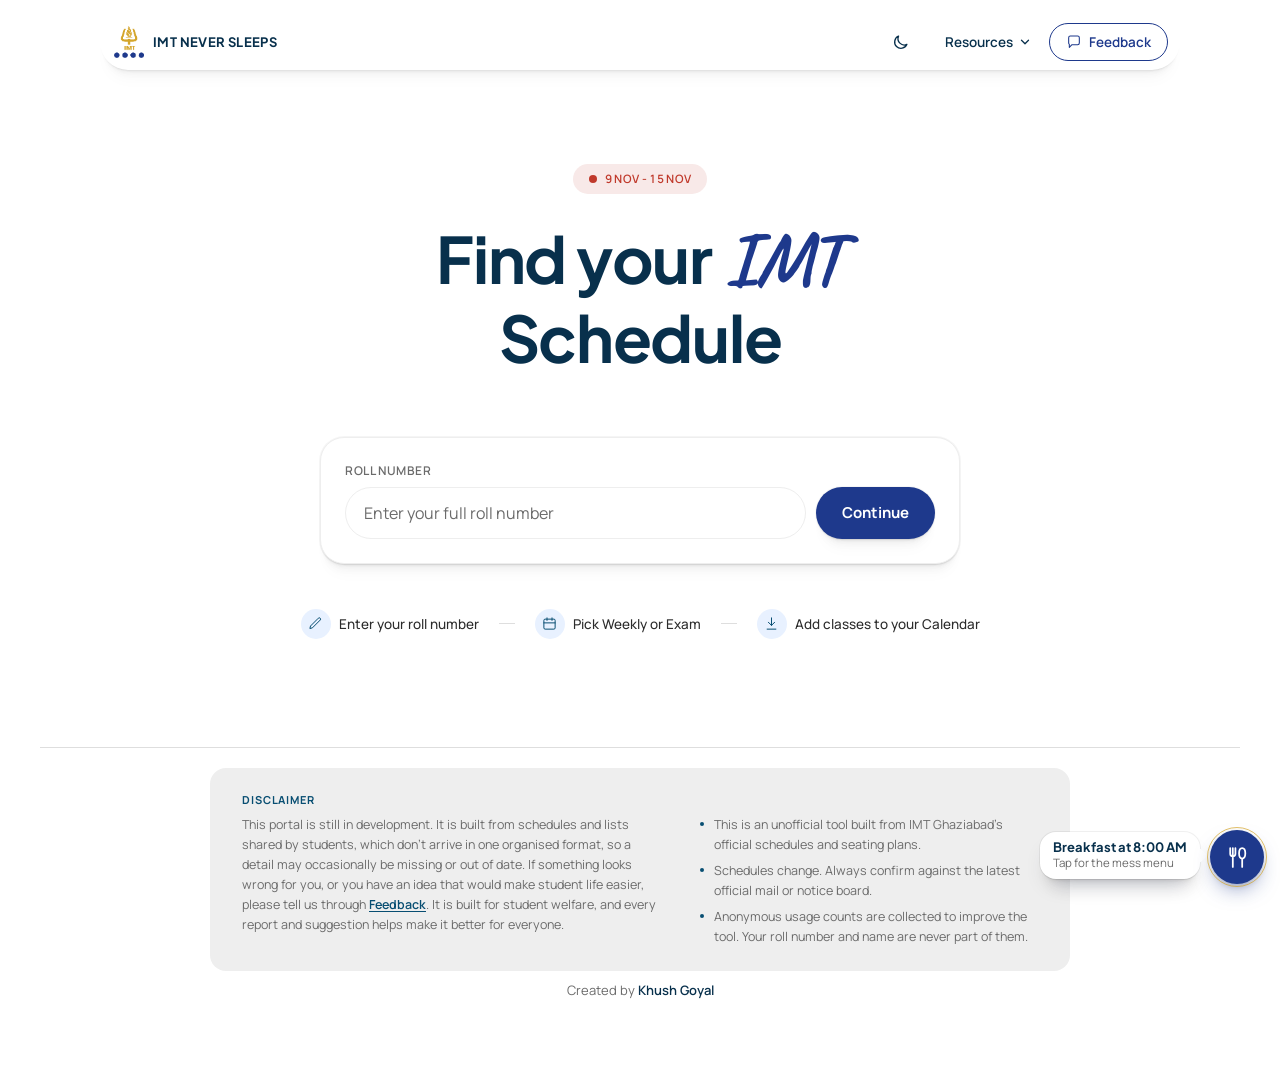
<file: index.html>
<!DOCTYPE html>
<html lang="en-IN">
<head>
<meta charset="UTF-8">
<meta name="viewport" content="width=device-width, initial-scale=1.0, viewport-fit=cover">
<title>IMT Ghaziabad Timetable &amp; Exams | IMT Never Sleeps</title>
<meta name="description" content="Free unofficial student tool for IMT Ghaziabad: find your weekly class schedule and exam seat by roll number, plus campus bus timings and the mess menu.">
<!--seo:head-->
<link rel="canonical" href="https://imtneversleeps.com/">
<meta name="robots" content="index, follow, max-image-preview:large, max-snippet:-1">
<meta property="og:type" content="website">
<meta property="og:site_name" content="IMT Never Sleeps">
<meta property="og:locale" content="en_IN">
<meta property="og:title" content="IMT Ghaziabad Timetable &amp; Exams | IMT Never Sleeps">
<meta property="og:description" content="Free unofficial student tool for IMT Ghaziabad: find your weekly class schedule and exam seat by roll number, plus campus bus timings and the mess menu.">
<meta property="og:url" content="https://imtneversleeps.com/">
<meta property="og:image" content="https://imtneversleeps.com/assets/og-image.png">
<meta property="og:image:width" content="1200">
<meta property="og:image:height" content="630">
<meta property="og:image:alt" content="IMT Never Sleeps: class schedule, exam seat, bus and mess menu for IMT Ghaziabad">
<meta name="twitter:card" content="summary_large_image">
<meta name="twitter:title" content="IMT Ghaziabad Timetable &amp; Exams | IMT Never Sleeps">
<meta name="twitter:description" content="Free unofficial student tool for IMT Ghaziabad: find your weekly class schedule and exam seat by roll number, plus campus bus timings and the mess menu.">
<meta name="twitter:image" content="https://imtneversleeps.com/assets/og-image.png">
<script type="application/ld+json">{"@context":"https://schema.org","@graph":[{"@type":"Organization","@id":"https://imtneversleeps.com/#organization","name":"IMT Never Sleeps","url":"https://imtneversleeps.com/","founder":{"@type":"Person","name":"Khush Goyal","sameAs":["https://www.linkedin.com/in/khushgoyal17/"]},"logo":{"@type":"ImageObject","url":"https://imtneversleeps.com/assets/icon-512.png","width":512,"height":512},"description":"An unofficial, student-built tool for IMT Ghaziabad students: weekly class schedule, exam seat, campus bus timings and mess menu."},{"@type":"WebSite","@id":"https://imtneversleeps.com/#website","url":"https://imtneversleeps.com/","name":"IMT Never Sleeps","alternateName":["IMT Never Sleeps","IMTNeverSleeps"],"description":"Class schedule, exam seat, bus timings and mess menu for IMT Ghaziabad students.","inLanguage":"en-IN","publisher":{"@id":"https://imtneversleeps.com/#organization"}},{"@type":"WebApplication","@id":"https://imtneversleeps.com/#app","name":"IMT Never Sleeps","url":"https://imtneversleeps.com/","applicationCategory":"EducationalApplication","operatingSystem":"Any (runs in a web browser, installable)","isAccessibleForFree":true,"inLanguage":"en-IN","offers":{"@type":"Offer","price":"0","priceCurrency":"INR"},"audience":{"@type":"Audience","audienceType":"Students of IMT Ghaziabad"},"creator":{"@type":"Person","name":"Khush Goyal","sameAs":["https://www.linkedin.com/in/khushgoyal17/"]},"description":"Find your IMT Ghaziabad weekly class schedule and exam seat by roll number, plus campus bus timings and the mess menu.","featureList":["Weekly class schedule by roll number","Exam seat finder with PDF","Add classes to Google Calendar","Campus bus schedule with next bus","Mess menu and meal timings","Installable on a phone"]},{"@type":"WebPage","@id":"https://imtneversleeps.com/#webpage","url":"https://imtneversleeps.com/","name":"IMT Ghaziabad Timetable & Exams | IMT Never Sleeps","description":"Free unofficial student tool for IMT Ghaziabad: find your weekly class schedule and exam seat by roll number, plus campus bus timings and the mess menu.","inLanguage":"en-IN","isPartOf":{"@id":"https://imtneversleeps.com/#website"},"dateModified":"2026-11-06","primaryImageOfPage":{"@type":"ImageObject","url":"https://imtneversleeps.com/assets/og-image.png"},"about":{"@id":"https://imtneversleeps.com/#app"}}]}</script>
<!--/seo:head-->
<link rel="icon" type="image/png" href="assets/imt-logo.png">
<link rel="manifest" href="manifest.webmanifest">
<meta name="theme-color" content="#ffffff">
<meta name="color-scheme" content="light dark">
<meta name="apple-mobile-web-app-capable" content="yes">
<meta name="mobile-web-app-capable" content="yes">
<meta name="apple-mobile-web-app-title" content="IMT Never Sleeps">
<link rel="apple-touch-icon" href="assets/apple-touch-icon.png?v=diwali">
<link rel="preconnect" href="https://fonts.gstatic.com" crossorigin>
<link rel="stylesheet" href="https://fonts.googleapis.com/css2?family=Manrope:wght@400;500;600;700&family=Plus+Jakarta+Sans:wght@500;600;700&family=Caveat:wght@600;700&display=swap">
<script src="js/theme.js?v=702672a2"></script>
<script>try{if(sessionStorage.getItem('imt.pre'))document.documentElement.classList.add('pre-quick')}catch(e){}</script>
<link rel="stylesheet" href="css/styles.css?v=0f2e48dd">
<link rel="stylesheet" href="css/festival.css?v=6473209a">
</head>
<body class="portal">
<div id="preloader" role="status" aria-label="Loading IMT Never Sleeps">
  <div class="pre-stage">
    <span class="pre-glow"></span>
    <svg class="pre-ring" viewBox="0 0 120 120" aria-hidden="true"><circle class="pre-track" cx="60" cy="60" r="54"/><circle cx="60" cy="60" r="54"/></svg>
    <span class="pre-tile"><img src="assets/imt-logo.png" alt="" width="56" height="62"></span>
    <i class="pre-star s1"></i><i class="pre-star s2"></i><i class="pre-star s3"></i>
  </div>
  <div class="pre-name">IMT <b>Never</b> Sleeps</div>
  <div class="pre-bar"><i></i></div>
</div>
<noscript><style>#preloader{display:none!important}</style></noscript>


<header class="site-header" id="siteHeader">
  <div class="header-inner">
    <a class="brand" href="./" aria-label="IMT Never Sleeps, home">
      <img class="brand-icon" src="assets/imt-logo.png" alt="" width="30" height="33">
      <span class="brand-name">IMT Never Sleeps</span>
    </a>
    <button class="theme-toggle" id="themeBtn" type="button" aria-label="Switch to dark mode" title="Switch to dark mode">
      <svg class="th-ico th-moon" viewBox="0 0 24 24" fill="none" aria-hidden="true"><path d="M20 14.500A8 8 0 0 1 9.500 4a8 8 0 1 0 10.500 10.500Z" stroke="currentColor" stroke-width="1.700" stroke-linejoin="round"/></svg>
      <svg class="th-ico th-sun" viewBox="0 0 24 24" fill="none" aria-hidden="true"><circle cx="12" cy="12" r="4" stroke="currentColor" stroke-width="1.700"/><path d="M12 3v2.200M12 18.800V21M3 12h2.200M18.800 12H21M5.600 5.600l1.600 1.600M16.800 16.800l1.600 1.600M5.600 18.400l1.600-1.600M16.800 7.200l1.600-1.600" stroke="currentColor" stroke-width="1.700" stroke-linecap="round"/></svg>
    </button>
    <button class="nav-toggle" id="navToggle" type="button" aria-label="Menu" aria-expanded="false" aria-controls="navMenu">
      <svg viewBox="0 0 24 24" fill="none" aria-hidden="true"><path d="M4 7h16M4 12h16M4 17h16" stroke="currentColor" stroke-width="1.9" stroke-linecap="round"/></svg>
    </button>
    <nav class="header-actions nav-menu" id="navMenu" aria-label="Site">
      <div class="nav-group" id="navRes">
        <button class="nav-link nav-res" id="resToggle" type="button" aria-expanded="false" aria-controls="resMenu">
          <svg viewBox="0 0 24 24" fill="none" aria-hidden="true"><rect x="4" y="4" width="6.500" height="6.500" rx="1.800" stroke="currentColor" stroke-width="1.600"/><rect x="13.500" y="4" width="6.500" height="6.500" rx="1.800" stroke="currentColor" stroke-width="1.600"/><rect x="4" y="13.500" width="6.500" height="6.500" rx="1.800" stroke="currentColor" stroke-width="1.600"/><rect x="13.500" y="13.500" width="6.500" height="6.500" rx="1.800" stroke="currentColor" stroke-width="1.600"/></svg>
          <span>Resources</span>
          <svg class="nav-chev" viewBox="0 0 24 24" fill="none" aria-hidden="true"><path d="M6 9l6 6 6-6" stroke="currentColor" stroke-width="2.2" stroke-linecap="round" stroke-linejoin="round"/></svg>
        </button>
        <div class="res-menu" id="resMenu">
          <a class="res-item" id="busNav" href="bus/">
            <svg viewBox="0 0 24 24" fill="none" aria-hidden="true"><rect x="4.5" y="3.5" width="15" height="14" rx="3" stroke="currentColor" stroke-width="1.6"/><path d="M4.5 11h15M8 17.5V20M16 17.5V20" stroke="currentColor" stroke-width="1.6" stroke-linecap="round"/><circle cx="8.3" cy="14.200" r="1" fill="currentColor"/><circle cx="15.700" cy="14.200" r="1" fill="currentColor"/></svg>
            <span>Bus Schedule</span>
          </a>
          <div class="res-pair">
            <a class="res-item" id="lmsNav" href="https://lms.imt.edu/login/" target="_blank" rel="noopener">
              <svg viewBox="0 0 24 24" fill="none" aria-hidden="true"><path d="M2.500 9.500 12 5l9.500 4.500L12 14 2.500 9.500Z" stroke="currentColor" stroke-width="1.600" stroke-linejoin="round"/><path d="M6.500 11.800V16c0 1.200 2.500 2.500 5.500 2.500s5.500-1.300 5.500-2.500v-4.200M21.500 9.500V15" stroke="currentColor" stroke-width="1.600" stroke-linecap="round" stroke-linejoin="round"/></svg>
              <span>LMS</span>
            </a>
            <a class="res-item" id="erpNav" href="https://erp.imt.edu/login.htm" target="_blank" rel="noopener">
              <svg viewBox="0 0 24 24" fill="none" aria-hidden="true"><path d="M3 20.500h18M5 20.500V9.500M19 20.500V9.500M9.500 20.500V9.500M14.500 20.500V9.500M2.500 9 12 3.500 21.500 9H2.500Z" stroke="currentColor" stroke-width="1.600" stroke-linecap="round" stroke-linejoin="round"/></svg>
              <span>ERP</span>
            </a>
          </div>
        </div>
      </div>
      <a class="nav-link" id="feedbackNav" href="https://forms.gle/y2CWo8Nq7o2GqytcA" target="_blank" rel="noopener">
        <svg viewBox="0 0 24 24" fill="none" aria-hidden="true"><path d="M4 5.5A2.5 2.5 0 0 1 6.5 3h11A2.5 2.5 0 0 1 20 5.5v8A2.5 2.5 0 0 1 17.5 16H9l-4 4v-4.5A2.5 2.5 0 0 1 4 13.5v-8Z" stroke="currentColor" stroke-width="1.6" stroke-linejoin="round"/></svg>
        <span>Feedback</span>
      </a>
      <button class="nav-link nav-install" id="installNav" type="button" hidden>
        <svg viewBox="0 0 24 24" fill="none" aria-hidden="true"><rect x="6" y="2.5" width="12" height="19" rx="2.5" stroke="currentColor" stroke-width="1.6"/><path d="M12 7.5v7M9 12l3 3 3-3" stroke="currentColor" stroke-width="1.6" stroke-linecap="round" stroke-linejoin="round"/></svg>
        <span id="installNavText">Install app</span>
      </button>
    </nav>
  </div>
</header>

<div class="hero-glow" aria-hidden="true"></div>

<div class="wrap">
  <div class="hero" id="top">
    <span class="eyebrow live-pill" id="livePill" hidden><span class="live-dot" aria-hidden="true"></span><span id="livePillText"></span></span>
    <h1>Find your <span class="cursive-accent">IMT</span><br>Schedule</h1>
  </div>

  <div class="search-card" id="searchCard">
    <label class="field-label" for="roll">Roll number</label>
    <div class="search-row">
      <input id="roll" type="text" inputmode="text" placeholder="Enter your full roll number" autocomplete="off" spellcheck="false"/>
      <button id="go" class="btn-rainbow" type="button">Continue</button>
    </div>
    <div id="err" class="error" hidden></div>
  </div>

  <section class="steps-strip" id="stepsStrip" aria-label="How it works">
    <div class="step">
      <span class="step-badge" aria-hidden="true">
        <svg viewBox="0 0 24 24" fill="none"><path d="M16.5 3.5a2.121 2.121 0 0 1 3 3L7 19l-4 1 1-4Z" stroke="currentColor" stroke-width="1.6" stroke-linejoin="round"/></svg>
      </span>
      <span class="step-text">Enter your roll number</span>
    </div>
    <div class="step">
      <span class="step-badge" aria-hidden="true">
        <svg viewBox="0 0 24 24" fill="none"><rect x="3" y="5" width="18" height="16" rx="2" stroke="currentColor" stroke-width="1.6"/><path d="M16 3v4M8 3v4M3 11h18" stroke="currentColor" stroke-width="1.6" stroke-linecap="round"/></svg>
      </span>
      <span class="step-text">Pick Weekly or Exam</span>
    </div>
    <div class="step">
      <span class="step-badge" aria-hidden="true">
        <svg viewBox="0 0 24 24" fill="none"><path d="M12 3v12M7 10l5 5 5-5" stroke="currentColor" stroke-width="1.6" stroke-linecap="round" stroke-linejoin="round"/><path d="M5 21h14" stroke="currentColor" stroke-width="1.6" stroke-linecap="round"/></svg>
      </span>
      <span class="step-text">Add classes to your Calendar</span>
    </div>
  </section>

  <section class="greet-card" id="greetCard" hidden aria-live="polite">
    <div class="greet-roll" id="greetRoll"></div>
    <h2 class="greet-name" id="greetName"></h2>
    <div class="greet-meta" id="greetMeta" hidden></div>
    <p class="greet-note" id="greetNote"></p>
    <div class="tool-grid">
      <a class="tool-btn" id="weeklyBtn" href="weekly-seat/">
        <span class="tool-icon" aria-hidden="true">
          <svg viewBox="0 0 24 24" fill="none"><rect x="3" y="5" width="18" height="16" rx="2" stroke="currentColor" stroke-width="1.6"/><path d="M16 3v4M8 3v4M3 11h18" stroke="currentColor" stroke-width="1.6" stroke-linecap="round"/></svg>
        </span>
        <span class="tool-text">
          <span class="tool-title">Weekly</span>
          <span class="tool-sub" id="weeklySub">This week's classes, rooms and timings</span>
        </span>
      </a>
      <a class="tool-btn" id="examBtn" href="exam-seat/">
        <span class="tool-icon" aria-hidden="true">
          <svg class="icon-open" viewBox="0 0 24 24" fill="none"><path d="M5 11V8a3 3 0 0 1 3-3h8a3 3 0 0 1 3 3v3M4 11h16v3H4zM6 14v5M18 14v5" stroke="currentColor" stroke-width="1.6" stroke-linecap="round" stroke-linejoin="round"/></svg>
          <svg class="icon-locked" viewBox="0 0 24 24" fill="none"><rect x="5" y="11" width="14" height="10" rx="2" stroke="currentColor" stroke-width="1.6"/><path d="M8 11V8a4 4 0 0 1 8 0v3" stroke="currentColor" stroke-width="1.6" stroke-linecap="round"/></svg>
        </span>
        <span class="tool-text">
          <span class="tool-title">Exam</span>
          <span class="tool-sub" id="examSub">Your exam dates, halls and seats</span>
        </span>
      </a>
      <!-- for the test rolls only (TEST, TESTA): the two staff pages -->
      <a class="tool-btn" id="uploadBtn" href="upload/" hidden>
        <span class="tool-icon" aria-hidden="true">
          <svg viewBox="0 0 24 24" fill="none"><path d="M12 16V4M7 9l5-5 5 5" stroke="currentColor" stroke-width="1.6" stroke-linecap="round" stroke-linejoin="round"/><path d="M4 15.500V19a1 1 0 0 0 1 1h14a1 1 0 0 0 1-1v-3.500" stroke="currentColor" stroke-width="1.6" stroke-linecap="round" stroke-linejoin="round"/></svg>
        </span>
        <span class="tool-text">
          <span class="tool-title">Upload timetable</span>
          <span class="tool-sub">Add a week's schedule PDFs</span>
        </span>
      </a>
      <a class="tool-btn" id="masterBtn" href="master/" hidden>
        <span class="tool-icon" aria-hidden="true">
          <svg viewBox="0 0 24 24" fill="none"><rect x="3" y="4.500" width="18" height="15.500" rx="2" stroke="currentColor" stroke-width="1.6"/><path d="M3 9.500h18M9 9.500V20M15 9.500V20" stroke="currentColor" stroke-width="1.6" stroke-linecap="round"/></svg>
        </span>
        <span class="tool-text">
          <span class="tool-title">Master timetable</span>
          <span class="tool-sub">Rooms, sections and free time</span>
        </span>
      </a>
    </div>
    <div class="greet-actions">
      <button class="btn-ghost greet-clear" id="clearBtn" type="button">Not you? Change roll number</button>
      <button class="btn-ghost greet-install" id="installBtn" type="button" hidden>
        <svg viewBox="0 0 24 24" fill="none" aria-hidden="true"><rect x="6" y="2.5" width="12" height="19" rx="2.5" stroke="currentColor" stroke-width="1.6"/><path d="M12 7.5v7M9 12l3 3 3-3" stroke="currentColor" stroke-width="1.6" stroke-linecap="round" stroke-linejoin="round"/></svg>
        <span id="installBtnText">Install app</span>
      </button>
    </div>
  </section>
  <!--seo:about--><noscript><section class="seo-about" id="about" aria-labelledby="aboutTitle"><h2 id="aboutTitle">What is IMT Never Sleeps?</h2><p>IMT Never Sleeps is a free, unofficial student tool for IMT Ghaziabad (PGDM, PGDM BFS and PGDM DCP). Enter your roll number to see your own weekly class schedule and End Term exam seats, with the campus bus timings and the mess menu one tap away. The schedules are updated every week from the timetables shared with students.</p><h2>What you can do here</h2><ul class="seo-links"><li><a href="/weekly-seat/">Weekly class schedule</a>: your classes day by day, with rooms, and add them to Google Calendar.</li><li><a href="/exam-seat/">Exam</a>: your End Term exam dates, halls and seats.</li><li><a href="/bus/">Campus bus schedule</a>: day and night timings between CDL and Campus, with the next bus on top.</li><li><a href="/mess-menu/">Mess menu</a>: what is served at breakfast, lunch, snacks and dinner, and when.</li></ul><h2>Schedules on file</h2><p class="seo-meta">Last updated <time datetime="2026-11-06">6 Nov 2026</time>.</p><div class="seo-table-wrap"><table class="seo-table"><caption class="sr-only">Latest week on file for each programme and batch</caption><thead><tr><th scope="col">Programme and batch</th><th scope="col">Term</th><th scope="col">Latest week</th></tr></thead><tbody><tr><th scope="row">PGDM 2025-27</th><td>Term 5</td><td>Week 6 · 9 to 15 Nov 2026</td></tr><tr><th scope="row">PGDM 2026-28</th><td>Term 2</td><td>Week 6 · 9 to 15 Nov 2026</td></tr><tr><th scope="row">PGDM (BFS) 2025-27</th><td>Term 5</td><td>Week 6 · 9 to 15 Nov 2026</td></tr><tr><th scope="row">PGDM (BFS) 2026-28</th><td>Term 2</td><td>Week 6 · 9 to 15 Nov 2026</td></tr><tr><th scope="row">PGDM (DCP) 2025-27</th><td>Term 5</td><td>Week 7 · 9 to 15 Nov 2026</td></tr><tr><th scope="row">PGDM (DCP) 2026-28</th><td>Term 2</td><td>Week 6 · 9 to 15 Nov 2026</td></tr></tbody></table></div><h2>Frequently asked questions</h2><div class="seo-faq"><div class="seo-q"><h3>How do I find my IMT Ghaziabad class schedule?</h3><p>Type your roll number on the home page and open Weekly. It shows your classes for the week, day by day, with the room and session number, for your own programme, batch, section and electives. Each class can be added to Google Calendar.</p></div><div class="seo-q"><h3>Where can I see my exam dates and seat?</h3><p>Open Exam and enter your roll number. It shows each of your papers with the date and time from the date sheet, and, once the exam seating plan is published, the hall and seat. Until your date sheet is out the page is locked.</p></div><div class="seo-q"><h3>Is IMT Never Sleeps an official IMT Ghaziabad website?</h3><p>No. It is an unofficial tool made by a student. It is built from the class schedules and lists shared with students, so always confirm anything important against the official schedule you receive from the college.</p></div><div class="seo-q"><h3>Which programmes and batches does it cover?</h3><p>PGDM, PGDM (BFS) and PGDM (DCP) at IMT Ghaziabad. The list of schedules currently on file, with the latest week for each batch, is on this page under &quot;Schedules on file&quot;.</p></div><div class="seo-q"><h3>How often is the schedule updated?</h3><p>Whenever a new weekly schedule or a revision is shared, usually before the week starts. The latest week for each programme and batch is listed on this page.</p></div><div class="seo-q"><h3>Where is the IMT Ghaziabad bus schedule and the mess menu?</h3><p>The bus timings between CDL and Campus (day and night shift) are on the Bus Schedule page, and the daily mess menu with meal timings is on the Mess Menu page. Both are linked from the Resources menu and from this page.</p></div><div class="seo-q"><h3>Can I install it on my phone?</h3><p>Yes. Use the Install app button in the menu, or add the site to your home screen from your browser&#x27;s menu. It then opens like an app.</p></div><div class="seo-q"><h3>Does it store my roll number?</h3><p>Your roll number is kept only on your own device so the next visit opens straight to your schedule. Usage is counted by programme and batch, never by roll number or name.</p></div></div><h2>Who made it</h2><p>Created by <a href="https://www.linkedin.com/in/khushgoyal17/" rel="noopener" target="_blank">Khush Goyal</a>, a student at IMT Ghaziabad, for fellow students. It is not run by the college. If something is wrong or missing, <a href="https://forms.gle/y2CWo8Nq7o2GqytcA" rel="noopener" target="_blank">tell us here</a> and it will be fixed.</p></section></noscript><!--/seo:about-->
</div>

<footer>
  <div class="disclaimer">
    <span class="disclaimer-label">Disclaimer</span>
    <div class="disclaimer-body">
      <p class="disclaimer-text">This portal is still in development. It is built from schedules and lists shared by students, which don't arrive in one organised format, so a detail may occasionally be missing or out of date. If something looks wrong for you, or you have an idea that would make student life easier, please tell us through <a href="https://forms.gle/y2CWo8Nq7o2GqytcA" target="_blank" rel="noopener">Feedback</a>. It is built for student welfare, and every report and suggestion helps make it better for everyone.</p>
      <ul class="disclaimer-list">
        <li>This is an unofficial tool built from IMT Ghaziabad's official schedules and seating plans.</li>
        <li>Schedules change. Always confirm against the latest official mail or notice board.</li>
        <li>Anonymous usage counts are collected to improve the tool. Your roll number and name are never part of them.</li>
      </ul>
    </div>
  </div>
  <span class="credit">Created by <a href="https://www.linkedin.com/in/khushgoyal17/" target="_blank" rel="noopener">Khush Goyal</a></span>
</footer>

<script src="js/portal-config.js?v=f7674711"></script>
<script src="js/site-data.js?v=b05ead50"></script>
<script src="js/roster-data.js?v=92a69fc8"></script>
<script src="weekly-seat/js/weekly-data.js?v=dd15d9fd"></script>
<script src="js/common.js?v=4206e71f"></script>
<script src="js/festival.js?v=316a29ea"></script>
<script src="js/halloween.js?v=b60eede7"></script>
<script src="js/mess-data.js?v=0dbd1d7c"></script>
<script src="js/mess.js?v=8ed478b9"></script>
<script src="js/portal.js?v=e15ca283"></script>
<script src="js/preloader.js?v=bb9ffc0e"></script>
</body>
</html>
</file>
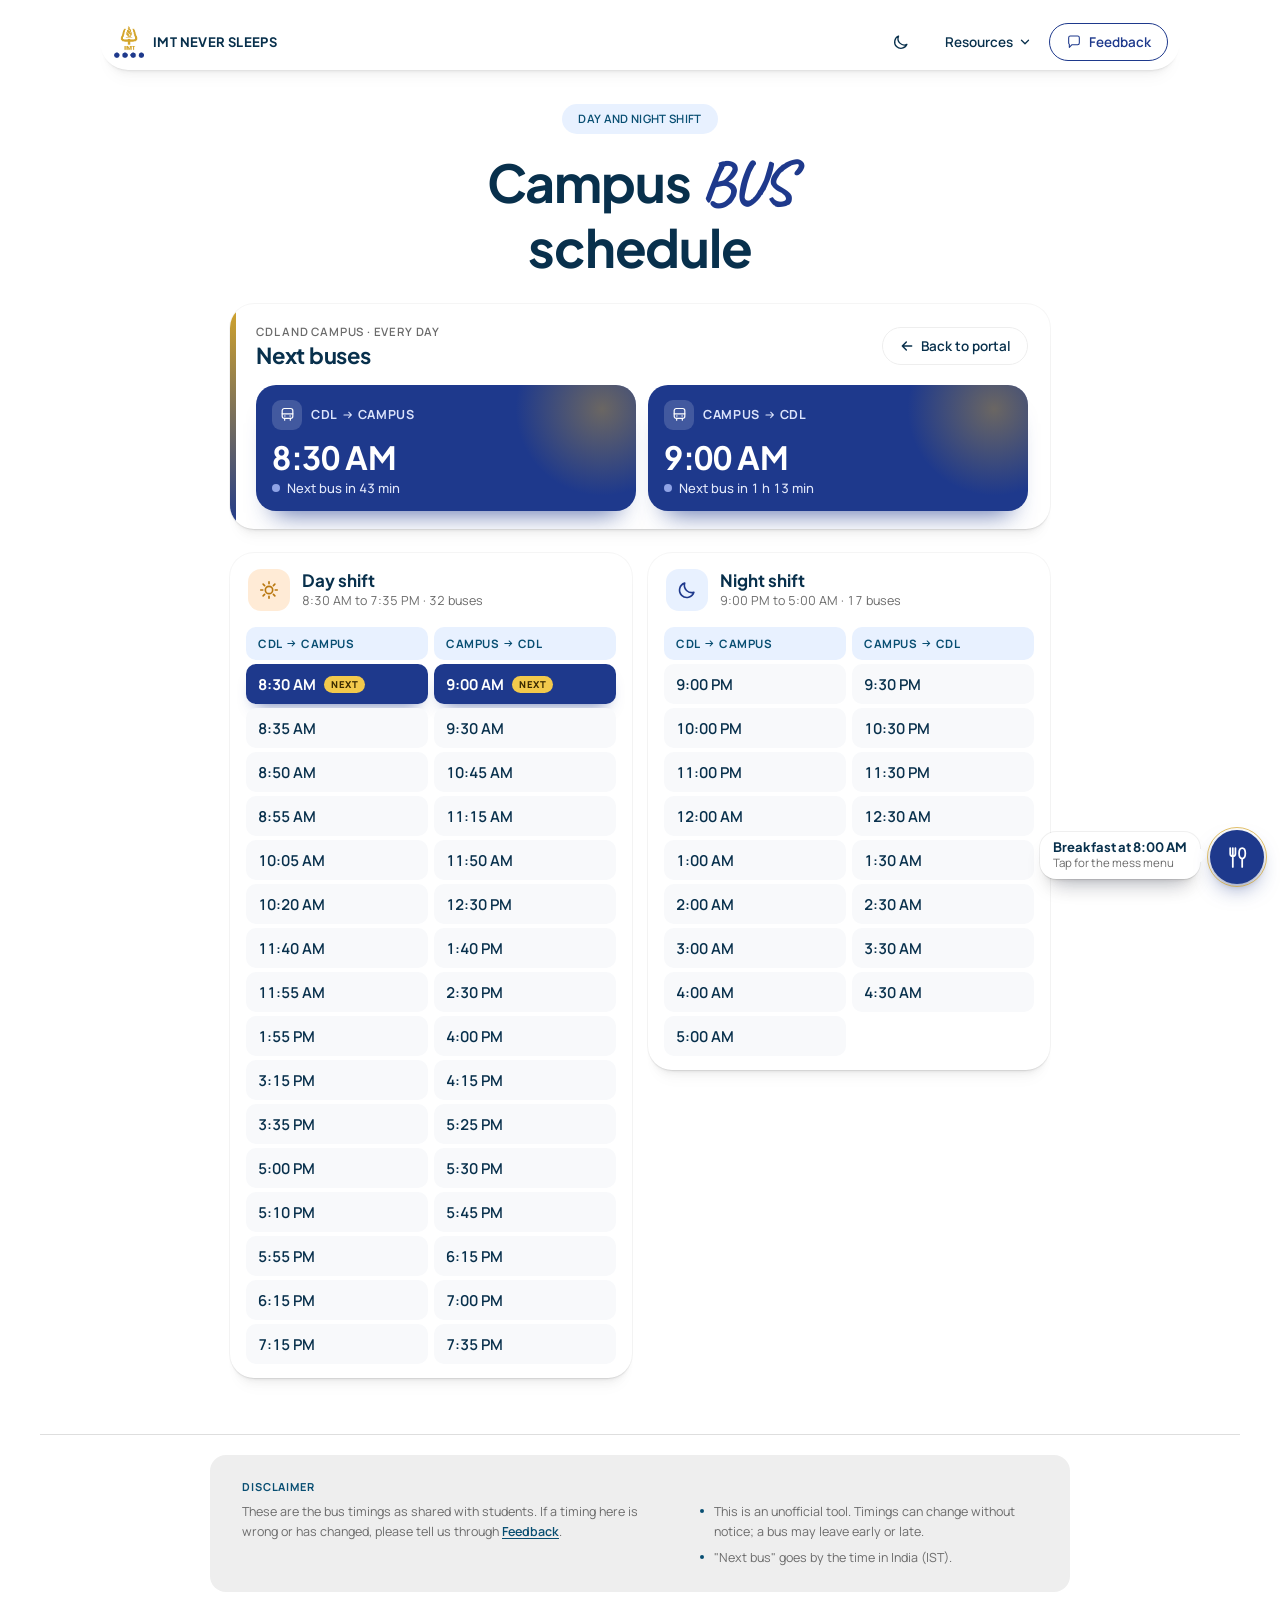
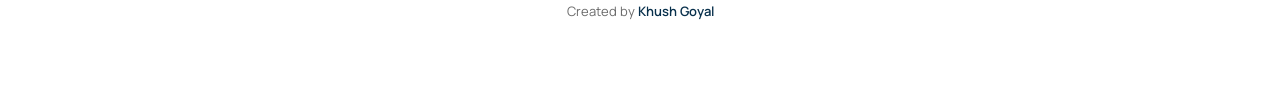
<file: bus/index.html>
<!DOCTYPE html>
<html lang="en-IN">
<head>
<meta charset="UTF-8">
<meta name="viewport" content="width=device-width, initial-scale=1.0, viewport-fit=cover">
<title>IMT Ghaziabad Bus Schedule: CDL to Campus | IMT Never Sleeps</title>
<meta name="description" content="IMT Ghaziabad campus bus timings between CDL and Campus: the full day and night shift timetable, with the next bus each way.">
<!--seo:head-->
<link rel="canonical" href="https://imtneversleeps.com/bus/">
<meta name="robots" content="index, follow, max-image-preview:large, max-snippet:-1">
<meta property="og:type" content="website">
<meta property="og:site_name" content="IMT Never Sleeps">
<meta property="og:locale" content="en_IN">
<meta property="og:title" content="IMT Ghaziabad Bus Schedule: CDL to Campus | IMT Never Sleeps">
<meta property="og:description" content="IMT Ghaziabad campus bus timings between CDL and Campus: the full day and night shift timetable, with the next bus each way.">
<meta property="og:url" content="https://imtneversleeps.com/bus/">
<meta property="og:image" content="https://imtneversleeps.com/assets/og-image.png">
<meta property="og:image:width" content="1200">
<meta property="og:image:height" content="630">
<meta property="og:image:alt" content="IMT Never Sleeps: class schedule, exam seat, bus and mess menu for IMT Ghaziabad">
<meta name="twitter:card" content="summary_large_image">
<meta name="twitter:title" content="IMT Ghaziabad Bus Schedule: CDL to Campus | IMT Never Sleeps">
<meta name="twitter:description" content="IMT Ghaziabad campus bus timings between CDL and Campus: the full day and night shift timetable, with the next bus each way.">
<meta name="twitter:image" content="https://imtneversleeps.com/assets/og-image.png">
<script type="application/ld+json">{"@context":"https://schema.org","@graph":[{"@type":"WebPage","@id":"https://imtneversleeps.com/bus/#webpage","url":"https://imtneversleeps.com/bus/","name":"IMT Ghaziabad Bus Schedule: CDL to Campus | IMT Never Sleeps","description":"IMT Ghaziabad campus bus timings between CDL and Campus: the full day and night shift timetable, with the next bus each way.","inLanguage":"en-IN","isPartOf":{"@id":"https://imtneversleeps.com/#website"},"dateModified":"2026-11-06","primaryImageOfPage":{"@type":"ImageObject","url":"https://imtneversleeps.com/assets/og-image.png"},"breadcrumb":{"@id":"https://imtneversleeps.com/bus/#breadcrumb"}},{"@type":"BreadcrumbList","@id":"https://imtneversleeps.com/bus/#breadcrumb","itemListElement":[{"@type":"ListItem","position":1,"name":"Home","item":"https://imtneversleeps.com/"},{"@type":"ListItem","position":2,"name":"Bus schedule","item":"https://imtneversleeps.com/bus/"}]}]}</script>
<!--/seo:head-->
<link rel="icon" type="image/png" href="../assets/imt-logo.png">
<link rel="manifest" href="../manifest.webmanifest">
<meta name="theme-color" content="#ffffff">
<meta name="color-scheme" content="light dark">
<meta name="apple-mobile-web-app-capable" content="yes">
<meta name="mobile-web-app-capable" content="yes">
<meta name="apple-mobile-web-app-title" content="IMT Never Sleeps">
<link rel="apple-touch-icon" href="../assets/apple-touch-icon.png?v=diwali">
<link rel="preconnect" href="https://fonts.gstatic.com" crossorigin>
<link rel="stylesheet" href="https://fonts.googleapis.com/css2?family=Manrope:wght@400;500;600;700&family=Plus+Jakarta+Sans:wght@500;600;700&family=Caveat:wght@600;700&display=swap">
<script src="../js/theme.js?v=702672a2"></script>
<script>try{if(sessionStorage.getItem('imt.pre'))document.documentElement.classList.add('pre-quick')}catch(e){}</script>
<link rel="stylesheet" href="../css/styles.css?v=0f2e48dd">
<link rel="stylesheet" href="../css/festival.css?v=6473209a">
</head>
<body class="tool">
<div id="preloader" role="status" aria-label="Loading IMT Never Sleeps">
  <div class="pre-stage">
    <span class="pre-glow"></span>
    <svg class="pre-ring" viewBox="0 0 120 120" aria-hidden="true"><circle class="pre-track" cx="60" cy="60" r="54"/><circle cx="60" cy="60" r="54"/></svg>
    <span class="pre-tile"><img src="../assets/imt-logo.png" alt="" width="56" height="62"></span>
    <i class="pre-star s1"></i><i class="pre-star s2"></i><i class="pre-star s3"></i>
  </div>
  <div class="pre-name">IMT <b>Never</b> Sleeps</div>
  <div class="pre-bar"><i></i></div>
</div>
<noscript><style>#preloader{display:none!important}</style></noscript>


<header class="site-header" id="siteHeader">
  <div class="header-inner">
    <a class="brand" href="../" aria-label="IMT Never Sleeps, home">
      <img class="brand-icon" src="../assets/imt-logo.png" alt="" width="30" height="33">
      <span class="brand-name">IMT Never Sleeps</span>
    </a>
    <button class="theme-toggle" id="themeBtn" type="button" aria-label="Switch to dark mode" title="Switch to dark mode">
      <svg class="th-ico th-moon" viewBox="0 0 24 24" fill="none" aria-hidden="true"><path d="M20 14.500A8 8 0 0 1 9.500 4a8 8 0 1 0 10.500 10.500Z" stroke="currentColor" stroke-width="1.700" stroke-linejoin="round"/></svg>
      <svg class="th-ico th-sun" viewBox="0 0 24 24" fill="none" aria-hidden="true"><circle cx="12" cy="12" r="4" stroke="currentColor" stroke-width="1.700"/><path d="M12 3v2.200M12 18.800V21M3 12h2.200M18.800 12H21M5.600 5.600l1.600 1.600M16.800 16.800l1.600 1.600M5.600 18.400l1.600-1.600M16.800 7.200l1.600-1.600" stroke="currentColor" stroke-width="1.700" stroke-linecap="round"/></svg>
    </button>
    <button class="nav-toggle" id="navToggle" type="button" aria-label="Menu" aria-expanded="false" aria-controls="navMenu">
      <svg viewBox="0 0 24 24" fill="none" aria-hidden="true"><path d="M4 7h16M4 12h16M4 17h16" stroke="currentColor" stroke-width="1.9" stroke-linecap="round"/></svg>
    </button>
    <nav class="header-actions nav-menu" id="navMenu" aria-label="Site">
      <div class="nav-group" id="navRes">
        <button class="nav-link nav-res" id="resToggle" type="button" aria-expanded="false" aria-controls="resMenu">
          <svg viewBox="0 0 24 24" fill="none" aria-hidden="true"><rect x="4" y="4" width="6.500" height="6.500" rx="1.800" stroke="currentColor" stroke-width="1.600"/><rect x="13.500" y="4" width="6.500" height="6.500" rx="1.800" stroke="currentColor" stroke-width="1.600"/><rect x="4" y="13.500" width="6.500" height="6.500" rx="1.800" stroke="currentColor" stroke-width="1.600"/><rect x="13.500" y="13.500" width="6.500" height="6.500" rx="1.800" stroke="currentColor" stroke-width="1.600"/></svg>
          <span>Resources</span>
          <svg class="nav-chev" viewBox="0 0 24 24" fill="none" aria-hidden="true"><path d="M6 9l6 6 6-6" stroke="currentColor" stroke-width="2.2" stroke-linecap="round" stroke-linejoin="round"/></svg>
        </button>
        <div class="res-menu" id="resMenu">
          <a class="res-item" id="busNav" href="../bus/">
            <svg viewBox="0 0 24 24" fill="none" aria-hidden="true"><rect x="4.5" y="3.5" width="15" height="14" rx="3" stroke="currentColor" stroke-width="1.6"/><path d="M4.5 11h15M8 17.5V20M16 17.5V20" stroke="currentColor" stroke-width="1.6" stroke-linecap="round"/><circle cx="8.3" cy="14.200" r="1" fill="currentColor"/><circle cx="15.700" cy="14.200" r="1" fill="currentColor"/></svg>
            <span>Bus Schedule</span>
          </a>
          <div class="res-pair">
            <a class="res-item" id="lmsNav" href="https://lms.imt.edu/login/" target="_blank" rel="noopener">
              <svg viewBox="0 0 24 24" fill="none" aria-hidden="true"><path d="M2.500 9.500 12 5l9.500 4.500L12 14 2.500 9.500Z" stroke="currentColor" stroke-width="1.600" stroke-linejoin="round"/><path d="M6.500 11.800V16c0 1.200 2.500 2.500 5.500 2.500s5.500-1.300 5.500-2.500v-4.200M21.500 9.500V15" stroke="currentColor" stroke-width="1.600" stroke-linecap="round" stroke-linejoin="round"/></svg>
              <span>LMS</span>
            </a>
            <a class="res-item" id="erpNav" href="https://erp.imt.edu/login.htm" target="_blank" rel="noopener">
              <svg viewBox="0 0 24 24" fill="none" aria-hidden="true"><path d="M3 20.500h18M5 20.500V9.500M19 20.500V9.500M9.500 20.500V9.500M14.500 20.500V9.500M2.500 9 12 3.500 21.500 9H2.500Z" stroke="currentColor" stroke-width="1.600" stroke-linecap="round" stroke-linejoin="round"/></svg>
              <span>ERP</span>
            </a>
          </div>
        </div>
      </div>
      <a class="nav-link" id="feedbackNav" href="https://forms.gle/y2CWo8Nq7o2GqytcA" target="_blank" rel="noopener">
        <svg viewBox="0 0 24 24" fill="none" aria-hidden="true"><path d="M4 5.5A2.5 2.5 0 0 1 6.5 3h11A2.5 2.5 0 0 1 20 5.5v8A2.5 2.5 0 0 1 17.5 16H9l-4 4v-4.5A2.5 2.5 0 0 1 4 13.5v-8Z" stroke="currentColor" stroke-width="1.6" stroke-linejoin="round"/></svg>
        <span>Feedback</span>
      </a>
      <button class="nav-link nav-install" id="installNav" type="button" hidden>
        <svg viewBox="0 0 24 24" fill="none" aria-hidden="true"><rect x="6" y="2.5" width="12" height="19" rx="2.5" stroke="currentColor" stroke-width="1.6"/><path d="M12 7.5v7M9 12l3 3 3-3" stroke="currentColor" stroke-width="1.6" stroke-linecap="round" stroke-linejoin="round"/></svg>
        <span id="installNavText">Install app</span>
      </button>
    </nav>
  </div>
</header>

<div class="hero-glow" aria-hidden="true"></div>

<div class="wrap">
  <div class="hero" id="top">
    <span class="eyebrow">Day and night shift</span>
    <h1>Campus <span class="cursive-accent">bus</span><br>schedule</h1>
  </div>

  <div id="results">
    <div class="ticket-head id-card bus-head">
      <div class="id-head">
        <div class="id-who">
          <div class="roll-lbl">CDL and Campus · every day</div>
          <div class="roll-val">Next buses</div>
        </div>
        <a class="btn-ghost id-back" id="backBtn" href="../">
          <svg viewBox="0 0 24 24" fill="none" aria-hidden="true"><path d="M19 12H5M11 6l-6 6 6 6" stroke="currentColor" stroke-width="2.2" stroke-linecap="round" stroke-linejoin="round"/></svg>
          Back to portal
        </a>
      </div>
      <div class="bus-nexts" id="busNext" aria-live="polite"></div>
    </div>
    <div class="bus-shifts" id="busShifts"><!--seo:busfallback--><section class="seo-shift"><h2>Day shift</h2><table class="seo-table"><caption>From CDL to Campus</caption><tbody><tr><td>8:30 AM, 8:35 AM, 8:50 AM, 8:55 AM, 10:05 AM, 10:20 AM, 11:40 AM, 11:55 AM, 1:55 PM, 3:15 PM, 3:35 PM, 5:00 PM, 5:10 PM, 5:55 PM, 6:15 PM, 7:15 PM</td></tr></tbody></table><table class="seo-table"><caption>From Campus to CDL</caption><tbody><tr><td>9:00 AM, 9:30 AM, 10:45 AM, 11:15 AM, 11:50 AM, 12:30 PM, 1:40 PM, 2:30 PM, 4:00 PM, 4:15 PM, 5:25 PM, 5:30 PM, 5:45 PM, 6:15 PM, 7:00 PM, 7:35 PM</td></tr></tbody></table></section><section class="seo-shift"><h2>Night shift</h2><table class="seo-table"><caption>From CDL to Campus</caption><tbody><tr><td>9:00 PM, 10:00 PM, 11:00 PM, 12:00 AM, 1:00 AM, 2:00 AM, 3:00 AM, 4:00 AM, 5:00 AM</td></tr></tbody></table><table class="seo-table"><caption>From Campus to CDL</caption><tbody><tr><td>9:30 PM, 10:30 PM, 11:30 PM, 12:30 AM, 1:30 AM, 2:30 AM, 3:30 AM, 4:30 AM</td></tr></tbody></table></section><!--/seo:busfallback--></div>
  </div>
  <!--seo:about--><noscript><section class="seo-about" id="about" aria-labelledby="aboutTitle"><h2 id="aboutTitle">About the campus bus</h2><p>The day shift has 16 buses from CDL (first at 8:30 AM) and 16 from Campus (first at 9:00 AM, last at 7:35 PM). The night shift has 9 buses from CDL (first at 9:00 PM) and 8 from Campus (first at 9:30 PM, last at 4:30 AM).</p><h2>Frequently asked questions</h2><div class="seo-faq"><div class="seo-q"><h3>When is the first bus from CDL to Campus?</h3><p>On the day shift the first bus from CDL leaves at 8:30 AM and the first from Campus leaves at 9:00 AM.</p></div><div class="seo-q"><h3>Is there a night bus at IMT Ghaziabad?</h3><p>Yes. The night shift has 9 buses from CDL (first at 9:00 PM) and 8 from Campus (first at 9:30 PM, last at 4:30 AM).</p></div><div class="seo-q"><h3>Do the bus timings change?</h3><p>They can. The timings are those shared with students and were last updated on 23 Oct 2026. A bus may leave early or late, so allow some margin.</p></div></div></section></noscript><!--/seo:about-->
</div>

<footer>
  <div class="disclaimer">
    <span class="disclaimer-label">Disclaimer</span>
    <div class="disclaimer-body">
      <p class="disclaimer-text">These are the bus timings as shared with students. If a timing here is wrong or has changed, please tell us through <a href="https://forms.gle/y2CWo8Nq7o2GqytcA" target="_blank" rel="noopener">Feedback</a>.</p>
      <ul class="disclaimer-list">
        <li>This is an unofficial tool. Timings can change without notice; a bus may leave early or late.</li>
        <li>"Next bus" goes by the time in India (IST).</li>
      </ul>
    </div>
  </div>
  <span class="credit">Created by <a href="https://www.linkedin.com/in/khushgoyal17/" target="_blank" rel="noopener">Khush Goyal</a></span>
</footer>

<script src="../js/portal-config.js?v=f7674711"></script>
<script src="../js/site-data.js?v=b05ead50"></script>
<script src="../js/roster-data.js?v=92a69fc8"></script>
<script src="../js/common.js?v=4206e71f"></script>
<script src="../js/festival.js?v=316a29ea"></script>
<script src="../js/halloween.js?v=b60eede7"></script>
<script src="../js/mess-data.js?v=0dbd1d7c"></script>
<script src="../js/mess.js?v=8ed478b9"></script>
<script src="../js/bus-data.js?v=383916c0"></script>
<script src="../js/bus.js?v=7085c862"></script>
<script src="../js/preloader.js?v=bb9ffc0e"></script>
</body>
</html>
</file>
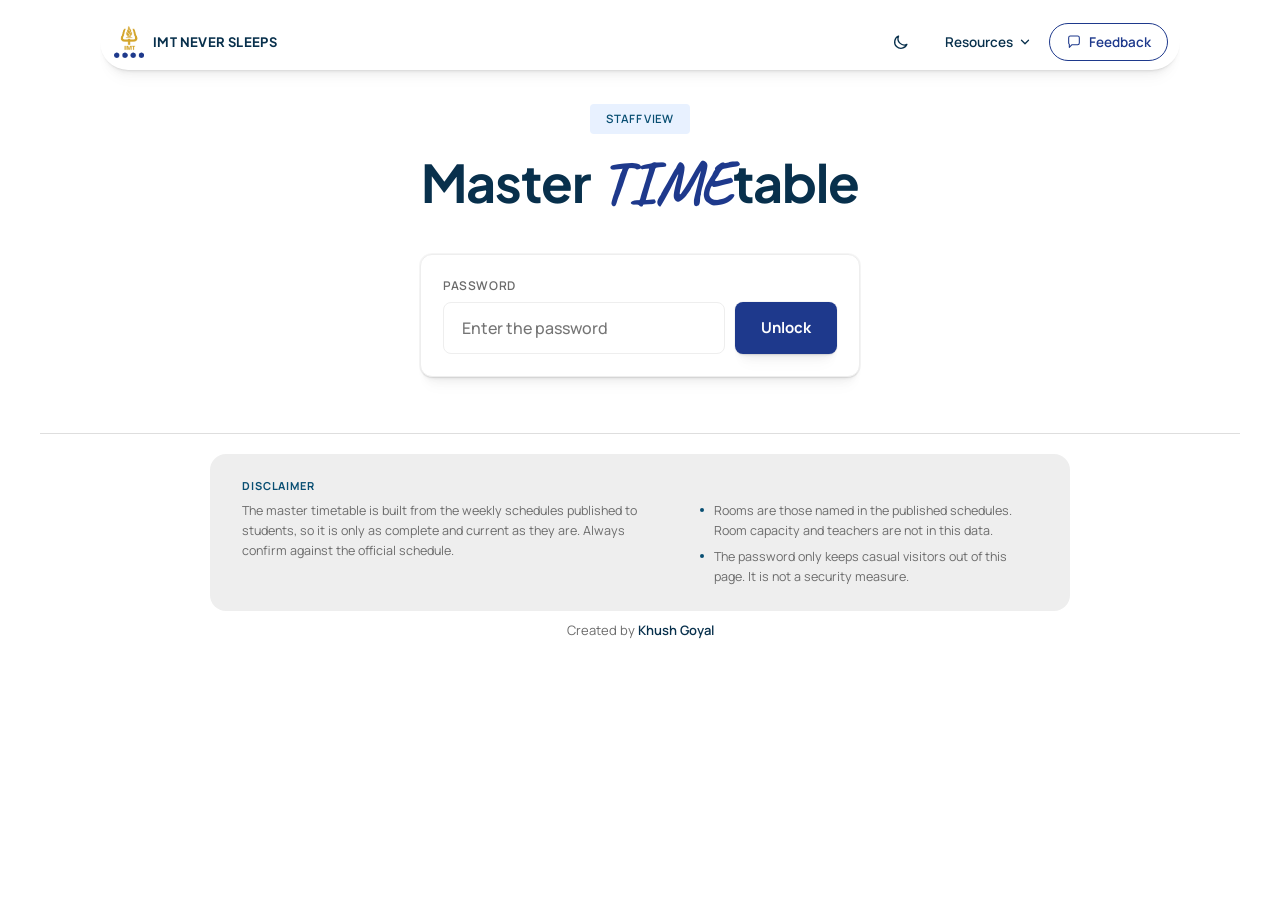
<file: master/index.html>
<!DOCTYPE html>
<html lang="en">
<head>
<meta charset="UTF-8">
<meta name="viewport" content="width=device-width, initial-scale=1.0, viewport-fit=cover">
<title>Master Timetable · IMT Never Sleeps</title>
<meta name="description" content="Master timetable, staff view.">
<meta name="robots" content="noindex, nofollow">
<link rel="icon" type="image/png" href="../assets/imt-logo.png">
<link rel="manifest" href="../manifest.webmanifest">
<meta name="theme-color" content="#ffffff">
<meta name="color-scheme" content="light dark">
<meta name="apple-mobile-web-app-capable" content="yes">
<meta name="mobile-web-app-capable" content="yes">
<meta name="apple-mobile-web-app-title" content="IMT Never Sleeps">
<link rel="apple-touch-icon" href="../assets/apple-touch-icon.png?v=diwali">
<link rel="preconnect" href="https://fonts.gstatic.com" crossorigin>
<link rel="stylesheet" href="https://fonts.googleapis.com/css2?family=Manrope:wght@400;500;600;700&family=Plus+Jakarta+Sans:wght@500;600;700&family=Caveat:wght@600;700&display=swap">
<script src="../js/theme.js?v=702672a2"></script>
<link rel="stylesheet" href="../css/styles.css?v=0f2e48dd">
</head>
<body class="tool master">

<header class="site-header" id="siteHeader">
  <div class="header-inner">
    <a class="brand" href="../" aria-label="IMT Never Sleeps, home">
      <img class="brand-icon" src="../assets/imt-logo.png" alt="" width="30" height="33">
      <span class="brand-name">IMT Never Sleeps</span>
    </a>
    <button class="theme-toggle" id="themeBtn" type="button" aria-label="Switch to dark mode" title="Switch to dark mode">
      <svg class="th-ico th-moon" viewBox="0 0 24 24" fill="none" aria-hidden="true"><path d="M20 14.500A8 8 0 0 1 9.500 4a8 8 0 1 0 10.500 10.500Z" stroke="currentColor" stroke-width="1.700" stroke-linejoin="round"/></svg>
      <svg class="th-ico th-sun" viewBox="0 0 24 24" fill="none" aria-hidden="true"><circle cx="12" cy="12" r="4" stroke="currentColor" stroke-width="1.700"/><path d="M12 3v2.200M12 18.800V21M3 12h2.200M18.800 12H21M5.600 5.600l1.600 1.600M16.800 16.800l1.600 1.600M5.600 18.400l1.600-1.600M16.800 7.200l1.600-1.600" stroke="currentColor" stroke-width="1.700" stroke-linecap="round"/></svg>
    </button>
    <button class="nav-toggle" id="navToggle" type="button" aria-label="Menu" aria-expanded="false" aria-controls="navMenu">
      <svg viewBox="0 0 24 24" fill="none" aria-hidden="true"><path d="M4 7h16M4 12h16M4 17h16" stroke="currentColor" stroke-width="1.9" stroke-linecap="round"/></svg>
    </button>
    <nav class="header-actions nav-menu" id="navMenu" aria-label="Site">
      <div class="nav-group" id="navRes">
        <button class="nav-link nav-res" id="resToggle" type="button" aria-expanded="false" aria-controls="resMenu">
          <svg viewBox="0 0 24 24" fill="none" aria-hidden="true"><rect x="4" y="4" width="6.500" height="6.500" rx="1.800" stroke="currentColor" stroke-width="1.600"/><rect x="13.500" y="4" width="6.500" height="6.500" rx="1.800" stroke="currentColor" stroke-width="1.600"/><rect x="4" y="13.500" width="6.500" height="6.500" rx="1.800" stroke="currentColor" stroke-width="1.600"/><rect x="13.500" y="13.500" width="6.500" height="6.500" rx="1.800" stroke="currentColor" stroke-width="1.600"/></svg>
          <span>Resources</span>
          <svg class="nav-chev" viewBox="0 0 24 24" fill="none" aria-hidden="true"><path d="M6 9l6 6 6-6" stroke="currentColor" stroke-width="2.2" stroke-linecap="round" stroke-linejoin="round"/></svg>
        </button>
        <div class="res-menu" id="resMenu">
          <a class="res-item" id="busNav" href="../bus/">
            <svg viewBox="0 0 24 24" fill="none" aria-hidden="true"><rect x="4.5" y="3.5" width="15" height="14" rx="3" stroke="currentColor" stroke-width="1.6"/><path d="M4.5 11h15M8 17.5V20M16 17.5V20" stroke="currentColor" stroke-width="1.6" stroke-linecap="round"/><circle cx="8.3" cy="14.200" r="1" fill="currentColor"/><circle cx="15.700" cy="14.200" r="1" fill="currentColor"/></svg>
            <span>Bus Schedule</span>
          </a>
          <div class="res-pair">
            <a class="res-item" id="lmsNav" href="https://lms.imt.edu/login/" target="_blank" rel="noopener">
              <svg viewBox="0 0 24 24" fill="none" aria-hidden="true"><path d="M2.500 9.500 12 5l9.500 4.500L12 14 2.500 9.500Z" stroke="currentColor" stroke-width="1.600" stroke-linejoin="round"/><path d="M6.500 11.800V16c0 1.200 2.500 2.500 5.500 2.500s5.500-1.300 5.500-2.500v-4.200M21.500 9.500V15" stroke="currentColor" stroke-width="1.600" stroke-linecap="round" stroke-linejoin="round"/></svg>
              <span>LMS</span>
            </a>
            <a class="res-item" id="erpNav" href="https://erp.imt.edu/login.htm" target="_blank" rel="noopener">
              <svg viewBox="0 0 24 24" fill="none" aria-hidden="true"><path d="M3 20.500h18M5 20.500V9.500M19 20.500V9.500M9.500 20.500V9.500M14.500 20.500V9.500M2.500 9 12 3.500 21.500 9H2.500Z" stroke="currentColor" stroke-width="1.600" stroke-linecap="round" stroke-linejoin="round"/></svg>
              <span>ERP</span>
            </a>
          </div>
        </div>
      </div>
      <a class="nav-link" id="feedbackNav" href="https://forms.gle/y2CWo8Nq7o2GqytcA" target="_blank" rel="noopener">
        <svg viewBox="0 0 24 24" fill="none" aria-hidden="true"><path d="M4 5.5A2.5 2.5 0 0 1 6.5 3h11A2.5 2.5 0 0 1 20 5.5v8A2.5 2.5 0 0 1 17.5 16H9l-4 4v-4.5A2.5 2.5 0 0 1 4 13.5v-8Z" stroke="currentColor" stroke-width="1.6" stroke-linejoin="round"/></svg>
        <span>Feedback</span>
      </a>
      <button class="nav-link nav-install" id="installNav" type="button" hidden>
        <svg viewBox="0 0 24 24" fill="none" aria-hidden="true"><rect x="6" y="2.5" width="12" height="19" rx="2.5" stroke="currentColor" stroke-width="1.6"/><path d="M12 7.5v7M9 12l3 3 3-3" stroke="currentColor" stroke-width="1.6" stroke-linecap="round" stroke-linejoin="round"/></svg>
        <span id="installNavText">Install app</span>
      </button>
    </nav>
  </div>
</header>

<div class="hero-glow" aria-hidden="true"></div>

<div class="wrap mt-wrap">

  <!-- the password gate -->
  <div id="gate">
    <div class="hero" id="top">
      <span class="eyebrow">Staff view</span>
      <h1>Master <span class="cursive-accent">time</span>table</h1>
    </div>
    <div class="mt-gatecard">
      <label class="field-label" for="lockInput">Password</label>
      <form class="search-row" id="lockForm" autocomplete="off">
        <input class="up-input" id="lockInput" type="password" autocomplete="off" autocapitalize="off" spellcheck="false" placeholder="Enter the password">
        <button class="btn-rainbow" type="submit">Unlock</button>
      </form>
      <div class="error" id="lockError" role="alert" hidden></div>
    </div>
  </div>

  <!-- everything below shows once unlocked -->
  <div class="mt-app" id="app" hidden>
    <div class="mt-top">
      <div>
        <span class="mt-kicker">Staff view</span>
        <h1 class="mt-page-title">Master timetable</h1>
        <p class="mt-note" id="dataNote"></p>
      </div>
      <button class="mt-lock" id="lockBtn" type="button">
        <svg viewBox="0 0 24 24" fill="none" aria-hidden="true"><rect x="5" y="10.500" width="14" height="10" rx="2" stroke="currentColor" stroke-width="1.700"/><path d="M8 10.500V8a4 4 0 0 1 8 0v2.500" stroke="currentColor" stroke-width="1.700" stroke-linecap="round"/></svg>
        Lock
      </button>
    </div>

    <div class="mt-tabs" role="tablist" aria-label="Master timetable views">
      <button class="mt-tab" id="tab-search" type="button" role="tab" aria-selected="true" aria-controls="panel-search">Detailed search</button>
      <button class="mt-tab" id="tab-student" type="button" role="tab" aria-selected="false" aria-controls="panel-student">Student</button>
      <button class="mt-tab" id="tab-rooms" type="button" role="tab" aria-selected="false" aria-controls="panel-rooms">Rooms</button>
      <button class="mt-tab" id="tab-sections" type="button" role="tab" aria-selected="false" aria-controls="panel-sections">Section timetable</button>
      <button class="mt-tab" id="tab-board" type="button" role="tab" aria-selected="false" aria-controls="panel-board">Vacant rooms</button>
      <button class="mt-tab" id="tab-find" type="button" role="tab" aria-selected="false" aria-controls="panel-find">Common time</button>
      <button class="mt-tab" id="tab-clubs" type="button" role="tab" aria-selected="false" aria-controls="panel-clubs">Clubs</button>
      <button class="mt-tab" id="tab-checks" type="button" role="tab" aria-selected="false" aria-controls="panel-checks">Checks <span class="mt-badge" id="checksBadge" hidden></span></button>
    </div>

    <!-- 1. a student: type a name or roll number, tap the name, see the week -->
    <section id="panel-student" role="tabpanel" aria-labelledby="tab-student" hidden>
      <div class="mt-panel mt-home">
        <label class="field-label" for="hIn">Student name or roll number</label>
        <div class="mt-searchbox mt-suggest">
          <svg viewBox="0 0 24 24" fill="none" aria-hidden="true"><circle cx="11" cy="11" r="6.500" stroke="currentColor" stroke-width="1.800"/><path d="m16 16 4 4" stroke="currentColor" stroke-width="1.800" stroke-linecap="round"/></svg>
          <input class="mt-search" id="hIn" type="text" role="combobox" aria-expanded="false" aria-controls="hList" aria-autocomplete="list" autocomplete="off" autocapitalize="off" spellcheck="false" placeholder="Start typing a name or a roll number">
          <ul class="mt-sug" id="hList" role="listbox" aria-label="Suggestions" hidden></ul>
        </div>
        <p class="mt-hint">Suggestions appear as you type. Tap the student you want to see their week, class by class. Use the arrows to move between weeks.</p>
        <div class="mt-weeknav" id="uNav" hidden>
          <button class="mt-step" id="uPrev" type="button" aria-label="Previous week">&#8249;</button>
          <span class="mt-weeklbl" id="uWeek"></span>
          <button class="mt-step" id="uNext" type="button" aria-label="Next week">&#8250;</button>
        </div>
      </div>
      <div id="uOut"></div>
    </section>


    <!-- 2. vacant rooms: the finder, then the board hour by hour -->
    <section id="panel-board" role="tabpanel" aria-labelledby="tab-board" hidden>
      <div class="mt-panel mt-vacant">
        <div class="mt-vac-head"><h2 class="mt-h2">Vacant rooms</h2><button class="mt-btn" id="hFreeNow" type="button">Now</button></div>
        <div class="mt-fields mt-fields-3">
          <div class="mt-field"><label class="field-label" for="hDay">Day</label><select class="mt-input" id="hDay"></select></div>
          <div class="mt-field"><label class="field-label" for="hFrom">From</label><input class="mt-input" id="hFrom" type="time" step="900"></div>
          <div class="mt-field"><label class="field-label" for="hTo">To</label><input class="mt-input" id="hTo" type="time" step="900"></div>
        </div>
        <div class="mt-count" id="hFreeCount" aria-live="polite"></div>
        <div id="hFreeOut"></div>
        <div class="mt-actions mt-actions-left"><button class="mt-btn" id="hFreeCopy" type="button">Copy the list</button></div>
      </div>

      <h2 class="mt-h2 mt-h2-pad">Room board <span class="mt-h2-sub">every room, hour by hour</span></h2>
      <div class="mt-panel">
        <div class="mt-prow">
          <div class="mt-weeknav">
            <button class="mt-step" id="bPrev" type="button" aria-label="Previous week">&#8249;</button>
            <span class="mt-weeklbl" id="bWeek"></span>
            <button class="mt-step" id="bNext" type="button" aria-label="Next week">&#8250;</button>
          </div>
          <div class="mt-legend" id="bLegend" aria-label="Programmes: select one to highlight it"></div>
        </div>
        <div class="mt-days" id="bDays" role="group" aria-label="Day"></div>
        <div class="mt-timebar">
          <button class="mt-now" id="bNow" type="button">Now</button>
          <input class="mt-range" id="bTime" type="range" step="5" aria-label="Time of day">
          <output class="mt-timeout" id="bTimeOut" for="bTime"></output>
        </div>
        <p class="mt-keys-hint"><kbd>&larr;</kbd> <kbd>&rarr;</kbd> move the time by 15 minutes &nbsp;&middot;&nbsp; <kbd>N</kbd> now &nbsp;&middot;&nbsp; drag or tap anywhere on the board</p>
      </div>
      <div class="mt-kpis" id="bSummary" aria-live="polite"></div>
      <div class="mt-tiles" id="bFree"></div>
      <div class="bd-scroll" id="bBoard"></div>
      <div class="mt-detail" id="bDetail" hidden></div>
      <details class="mt-panel mt-load" open>
        <summary>Room load for the week <span>hours booked, room by room</span></summary>
        <div id="bLoad"></div>
      </details>
    </section>

    <!-- 1b. a room: type its name, tap it, see what is on now and what is coming -->
    <section id="panel-rooms" role="tabpanel" aria-labelledby="tab-rooms" hidden>
      <div class="mt-panel mt-home">
        <label class="field-label" for="rIn">Room name</label>
        <div class="mt-searchbox mt-suggest">
          <svg viewBox="0 0 24 24" fill="none" aria-hidden="true"><circle cx="11" cy="11" r="6.500" stroke="currentColor" stroke-width="1.800"/><path d="m16 16 4 4" stroke="currentColor" stroke-width="1.800" stroke-linecap="round"/></svg>
          <input class="mt-search" id="rIn" type="text" role="combobox" aria-expanded="false" aria-controls="rList" aria-autocomplete="list" autocomplete="off" autocapitalize="off" spellcheck="false" placeholder="Start typing a room, like 501 or Gurukul">
          <ul class="mt-sug" id="rList" role="listbox" aria-label="Suggestions" hidden></ul>
        </div>
        <p class="mt-hint">Tap a room to see what is happening in it right now, and everything coming up, day by day.</p>
      </div>
      <div id="rOut"></div>
    </section>

    <!-- 3. a section's week, or one student's -->
    <section id="panel-sections" role="tabpanel" aria-labelledby="tab-sections" hidden>
      <div class="mt-panel">
        <div class="mt-fields">
          <div class="mt-field"><label class="field-label" for="sGroup">Programme and batch</label><select class="mt-input" id="sGroup"></select></div>
          <div class="mt-field"><label class="field-label" for="sUnit" id="sUnitLabel">Section</label><select class="mt-input" id="sUnit"></select></div>
        </div>
        <div class="mt-weeknav">
          <button class="mt-step" id="sPrev" type="button" aria-label="Previous week">&#8249;</button>
          <span class="mt-weeklbl" id="sWeek"></span>
          <button class="mt-step" id="sNext" type="button" aria-label="Next week">&#8250;</button>
        </div>
      </div>
      <div id="sOut"></div>
    </section>

    <!-- 4. a time that suits several sections at once -->
    <section id="panel-find" role="tabpanel" aria-labelledby="tab-find" hidden>
      <div class="mt-panel">
        <p class="mt-lead">Tick the sections that must all be free. Each day shows their classes as strips, with the shared free time in green. Select a green window to copy it.</p>
        <div class="mt-picks" id="cPicks"></div>
        <div class="mt-prow mt-prow-top">
          <div class="mt-weeknav">
            <button class="mt-step" id="cPrev" type="button" aria-label="Previous week">&#8249;</button>
            <span class="mt-weeklbl" id="cWeek"></span>
            <button class="mt-step" id="cNext" type="button" aria-label="Next week">&#8250;</button>
          </div>
          <div class="mt-fields mt-fields-inline">
            <div class="mt-field"><label class="field-label" for="cLen">At least</label>
              <select class="mt-input" id="cLen"><option value="60">1 hour</option><option value="75" selected>75 minutes</option><option value="90">90 minutes</option><option value="120">2 hours</option><option value="180">3 hours</option></select></div>
            <div class="mt-field"><label class="field-label" for="cWinA">Day starts</label><input class="mt-input" id="cWinA" type="time" step="900" value="08:00"></div>
            <div class="mt-field"><label class="field-label" for="cWinB">Day ends</label><input class="mt-input" id="cWinB" type="time" step="900" value="20:30"></div>
          </div>
        </div>
      </div>
      <div id="cBest"></div>
      <div id="cOut"></div>
    </section>

    <!-- 6. search -->
    <section id="panel-search" role="tabpanel" aria-labelledby="tab-search">
      <div class="mt-panel">
        <label class="field-label" for="qIn">Search classes</label>
        <div class="mt-searchbox">
          <svg viewBox="0 0 24 24" fill="none" aria-hidden="true"><circle cx="11" cy="11" r="6.500" stroke="currentColor" stroke-width="1.800"/><path d="m16 16 4 4" stroke="currentColor" stroke-width="1.800" stroke-linecap="round"/></svg>
          <input class="mt-search" id="qIn" type="search" autocomplete="off" spellcheck="false" placeholder="a course, a room, a day, a section, a roll number">
        </div>
        <p class="mt-hint">Words narrow it down together: <b>tech readiness thu</b>, <b>501 wed</b>, <b>bfs a</b>, <b>design thinking group 3</b>, or a whole roll number for that student's week.</p>
        <div class="mt-prow mt-prow-top">
          <div class="mt-fields mt-fields-inline">
            <div class="mt-field"><label class="field-label" for="qGroup">Programme and batch</label><select class="mt-input" id="qGroup"></select></div>
            <div class="mt-field"><label class="field-label" for="qScope">When</label><select class="mt-input" id="qScope"></select></div>
          </div>
          <div class="mt-actions">
            <button class="mt-btn" id="qCopy" type="button">Copy</button>
            <button class="mt-btn" id="qCsv" type="button">Download CSV</button>
          </div>
        </div>
      </div>
      <div class="mt-count" id="qCount" aria-live="polite"></div>
      <div id="qOut"></div>
    </section>

    <!-- 6. clubs and committees: who is in one, and when they are all free -->
    <section id="panel-clubs" role="tabpanel" aria-labelledby="tab-clubs" hidden>
      <!-- step 1: which club -->
      <div class="mt-panel k-start" id="kStart">
        <h2 class="mt-h2">Choose your club or committee</h2>
        <div class="k-clubs" id="kClubs"></div>
      </div>
      <!-- step 2: which part of it (JEC, SEC, everyone); step 3: the people and the free time -->
      <div id="kRest" hidden>
        <div class="mt-panel k-head">
          <div class="k-crumb"><span id="kCrumb"></span><button class="mt-btn" id="kChange" type="button">Change club</button></div>
          <div class="k-comms" id="kComm" role="group" aria-label="Committee"></div>
          <p class="k-ask" id="kAsk" hidden>Choose a committee</p>
        </div>
        <div id="kDetails" hidden>
          <div class="mt-panel k-people">
            <div class="k-people-head"><b id="kCount" aria-live="polite"></b><div class="k-teams" id="kTeams" role="group" aria-label="Team"></div></div>
            <div class="k-teams k-progs" id="kProgs" role="group" aria-label="Programme"></div>
            <div class="k-chips" id="kMembers"></div>
          </div>
          <div class="mt-panel k-when">
            <div class="k-bar">
              <div class="k-period"><div class="k-modes" id="kMode" role="group" aria-label="Period"></div><div class="k-when-pick" id="kPeriod"></div></div>
              <div class="k-lens" id="kLens" role="group" aria-label="Meeting length"></div>
            </div>
            <div id="kBest"></div>
            <div id="kStrip"></div>
            <details class="k-more">
              <summary>More options</summary>
              <div class="mt-fields k-settings">
                <div class="mt-field"><label class="field-label" for="kMiss">Can miss</label>
                  <select class="mt-input" id="kMiss"><option value="0">Nobody</option><option value="1">One person</option><option value="2">Two people</option><option value="3">Three people</option></select></div>
              </div>
              <div class="k-days" id="kDays" role="group" aria-label="Days to consider"></div>
              <label class="k-lanes"><input type="checkbox" id="kLanes"> Show each person's day</label>
              <div class="k-addrow">
                <div class="mt-searchbox mt-suggest k-add">
                  <svg viewBox="0 0 24 24" fill="none" aria-hidden="true"><circle cx="11" cy="11" r="6.500" stroke="currentColor" stroke-width="1.800"/><path d="m16 16 4 4" stroke="currentColor" stroke-width="1.800" stroke-linecap="round"/></svg>
                  <input class="mt-search" id="kAdd" type="text" role="combobox" aria-expanded="false" aria-controls="kAddList" aria-autocomplete="list" autocomplete="off" autocapitalize="off" spellcheck="false" placeholder="Add anyone: a name or roll number">
                  <ul class="mt-sug" id="kAddList" role="listbox" aria-label="Suggestions" hidden></ul>
                </div>
                <div class="mt-actions k-tools">
                  <button class="mt-btn" id="kCopyList" type="button">Copy list</button>
                  <button class="mt-btn" id="kReset" type="button">Reset my changes</button>
                </div>
              </div>
            </details>
          </div>
          <div id="kbOut"></div>
        </div>
      </div>
    </section>

    <!-- 5. things in the schedules worth a second look -->
    <section id="panel-checks" role="tabpanel" aria-labelledby="tab-checks" hidden>
      <p class="mt-lead mt-lead-pad">The published schedules, checked for things that look wrong. A combined lecture (the same course, in one room, for several sections) is not a clash.</p>
      <div id="kOut"></div>
    </section>
  </div>
</div>

<div class="mt-toast" id="toast" role="status" aria-live="polite" hidden></div>

<footer>
  <div class="disclaimer">
    <span class="disclaimer-label">Disclaimer</span>
    <div class="disclaimer-body">
      <p class="disclaimer-text">The master timetable is built from the weekly schedules published to students, so it is only as complete and current as they are. Always confirm against the official schedule.</p>
      <ul class="disclaimer-list">
        <li>Rooms are those named in the published schedules. Room capacity and teachers are not in this data.</li>
        <li>The password only keeps casual visitors out of this page. It is not a security measure.</li>
      </ul>
    </div>
  </div>
  <span class="credit">Created by <a href="https://www.linkedin.com/in/khushgoyal17/" target="_blank" rel="noopener">Khush Goyal</a></span>
</footer>

<script src="../js/portal-config.js?v=f7674711"></script>
<script src="../js/site-data.js?v=b05ead50"></script>
<script src="../js/roster-data.js?v=92a69fc8"></script>
<script src="../weekly-seat/js/weekly-data.js?v=dd15d9fd"></script>
<script src="../js/common.js?v=4206e71f"></script>
<script src="js/committees-data.js?v=0c338a23"></script>
<script src="js/app.js?v=ea3ddc69"></script>
</body>
</html>
</file>
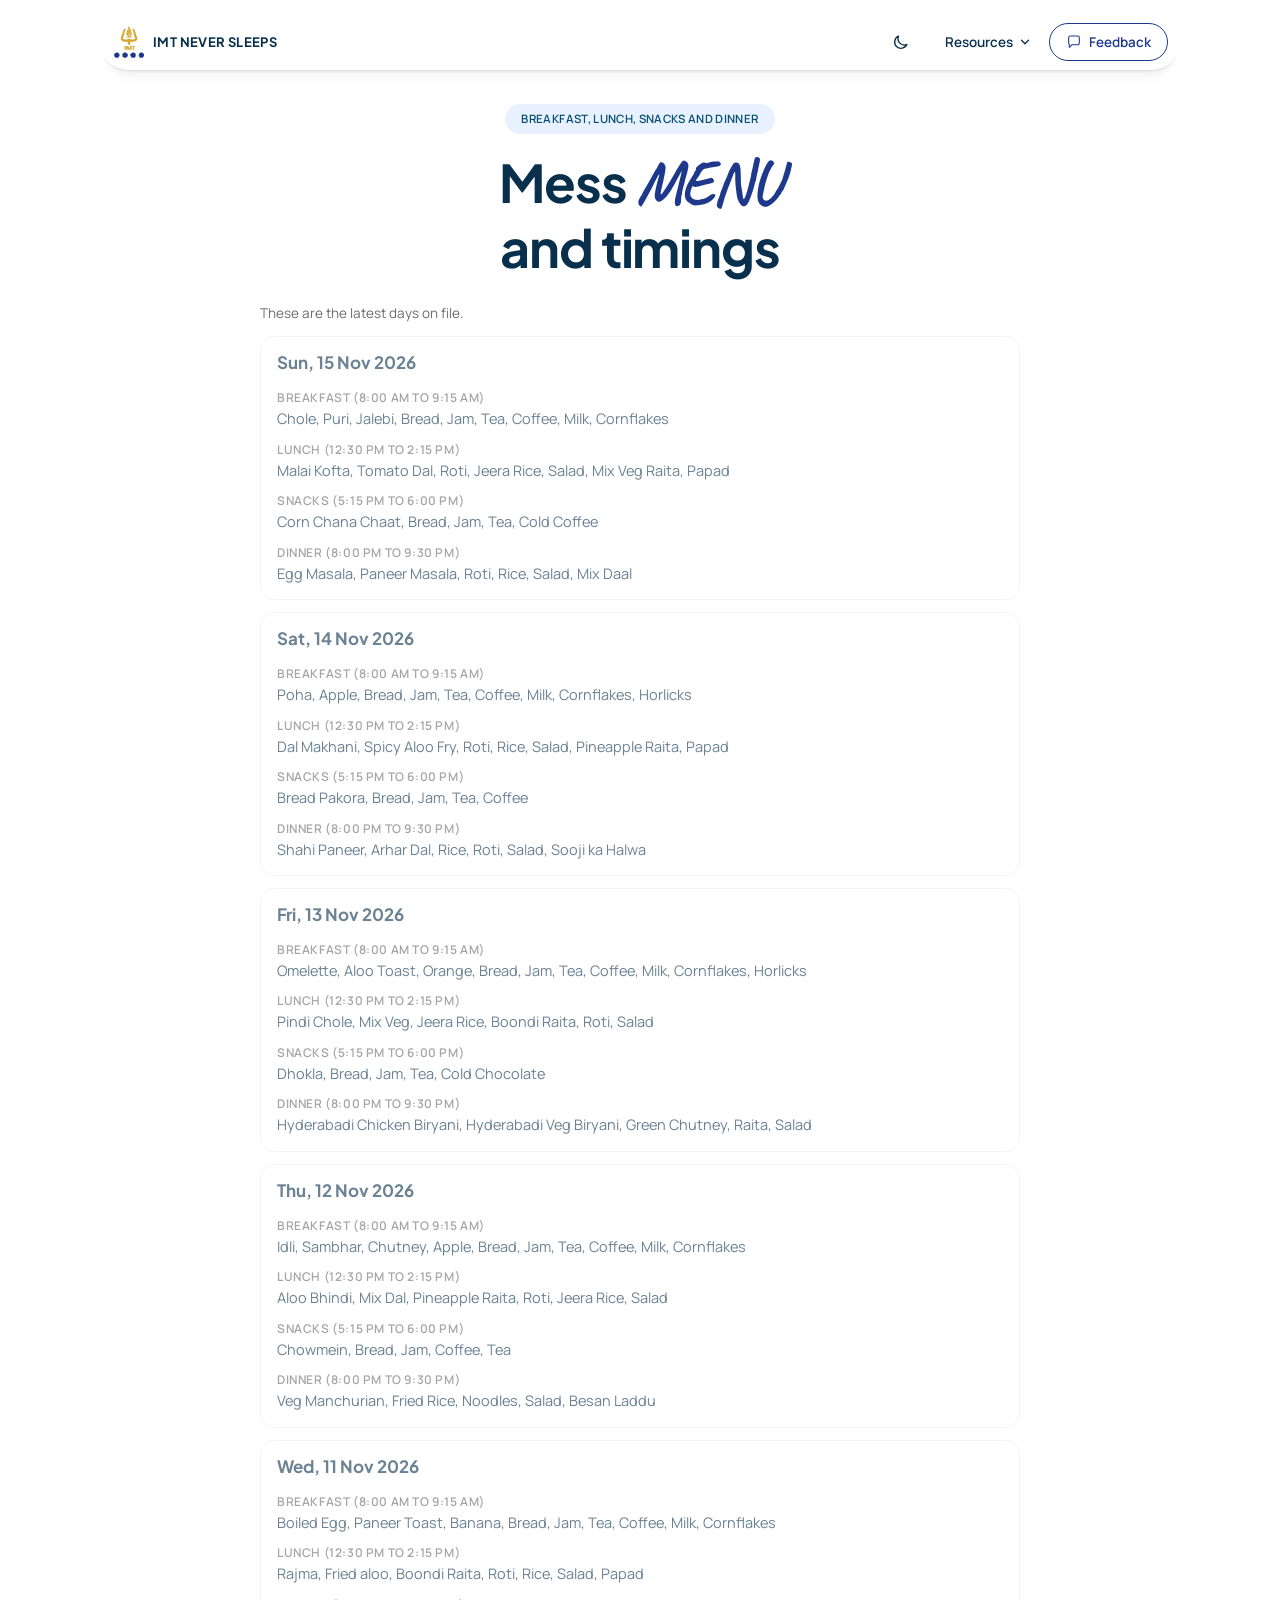
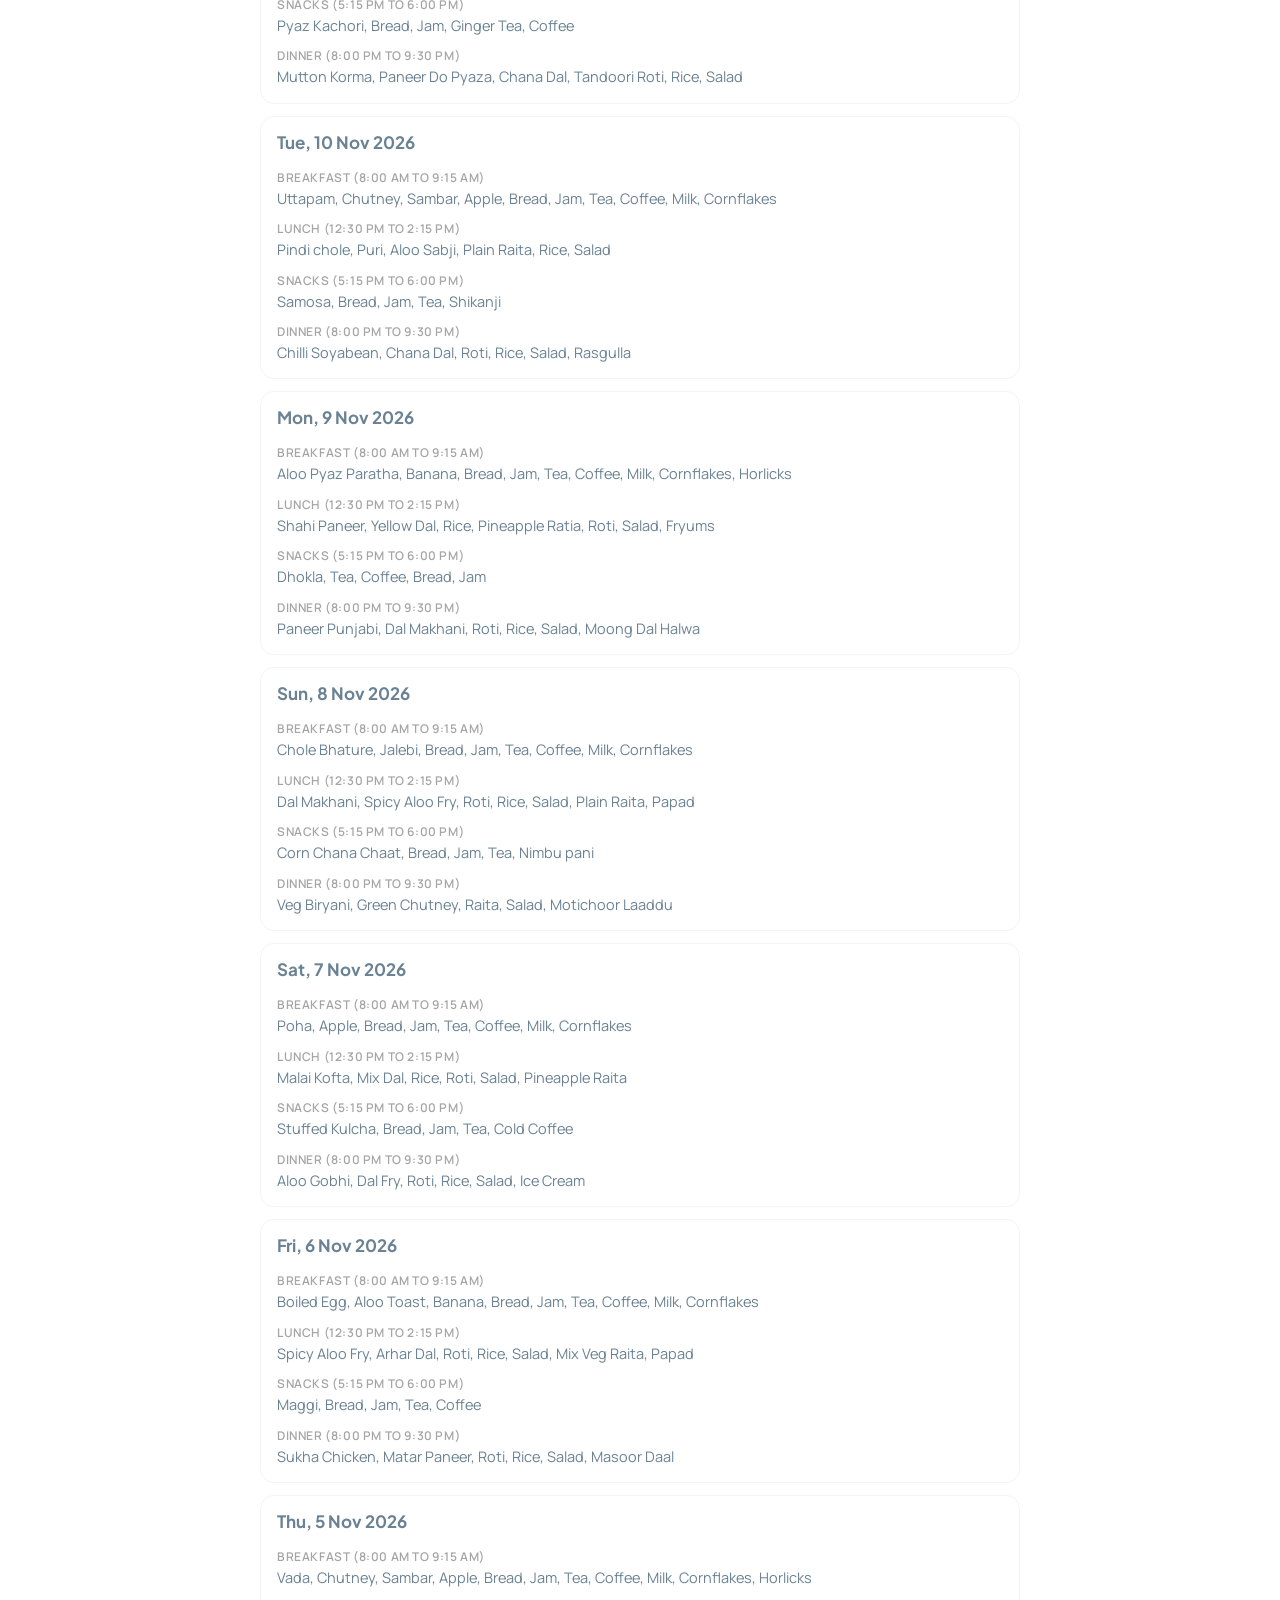
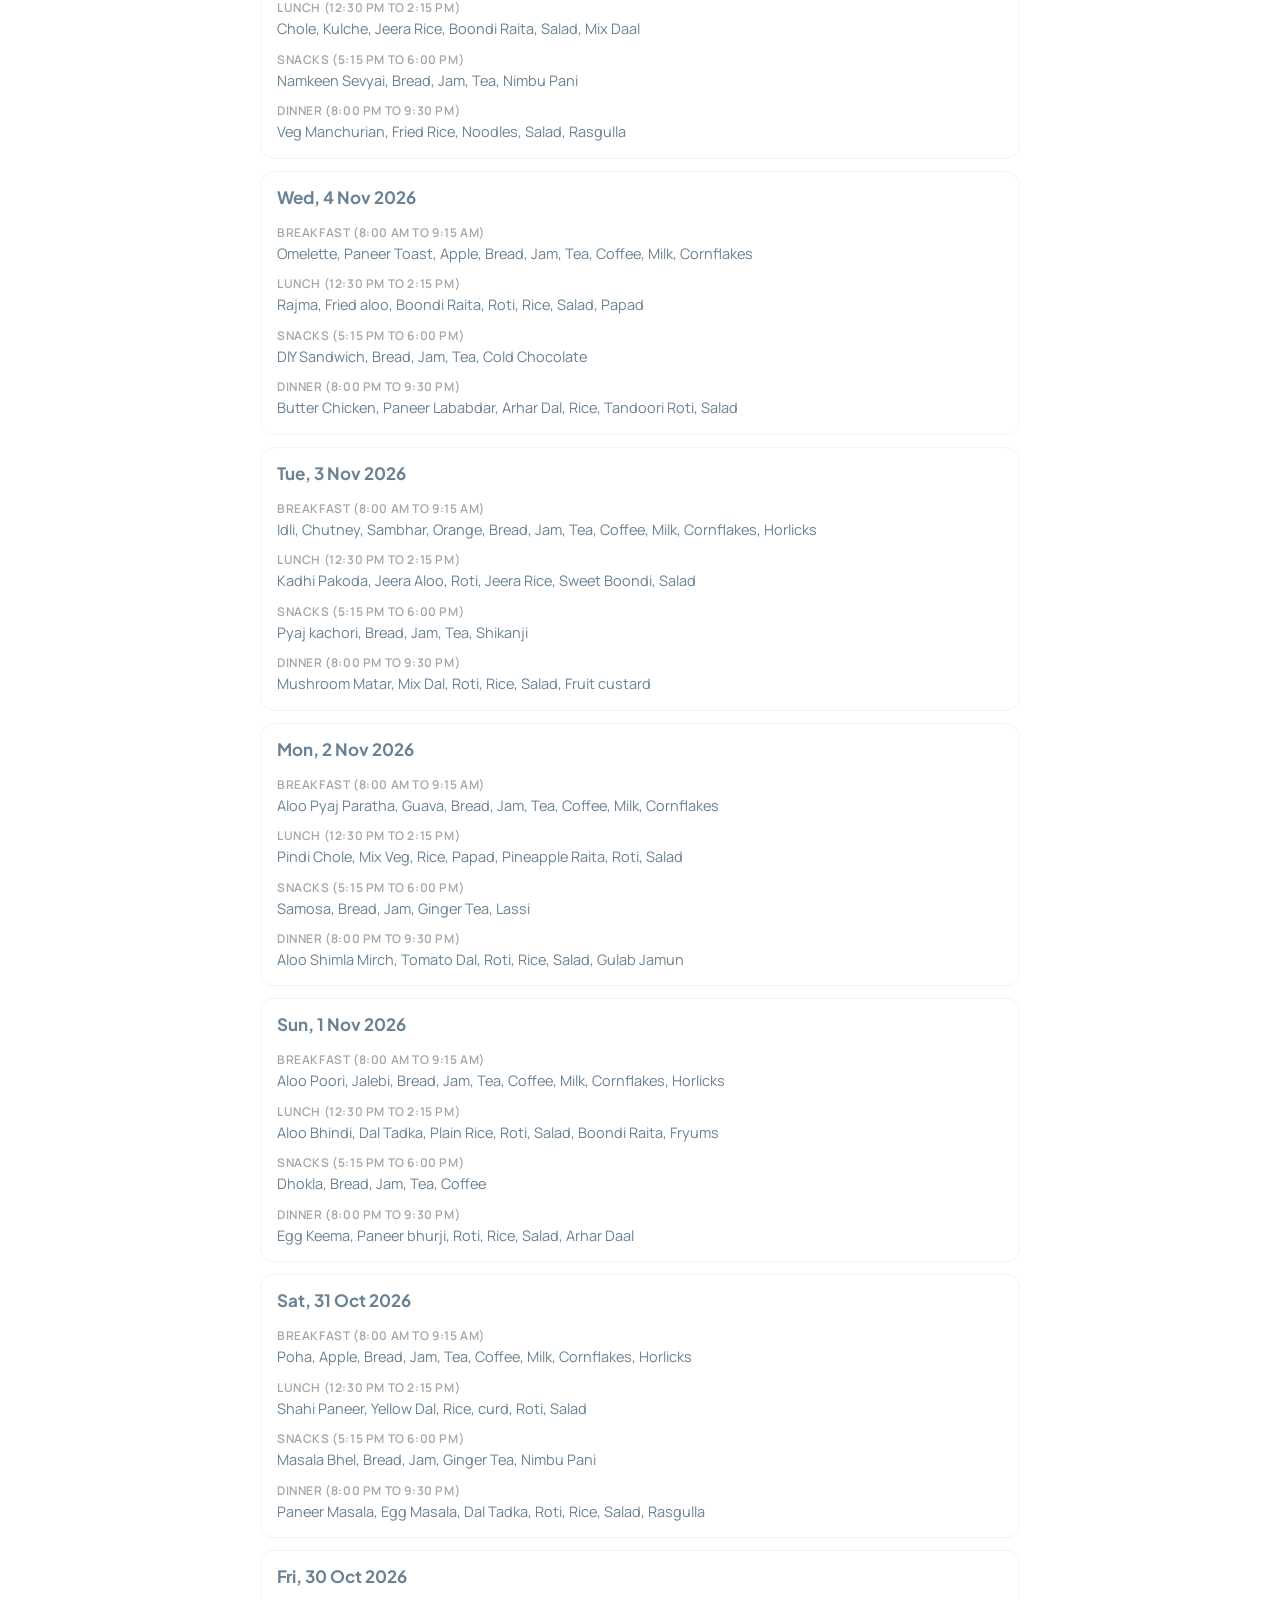
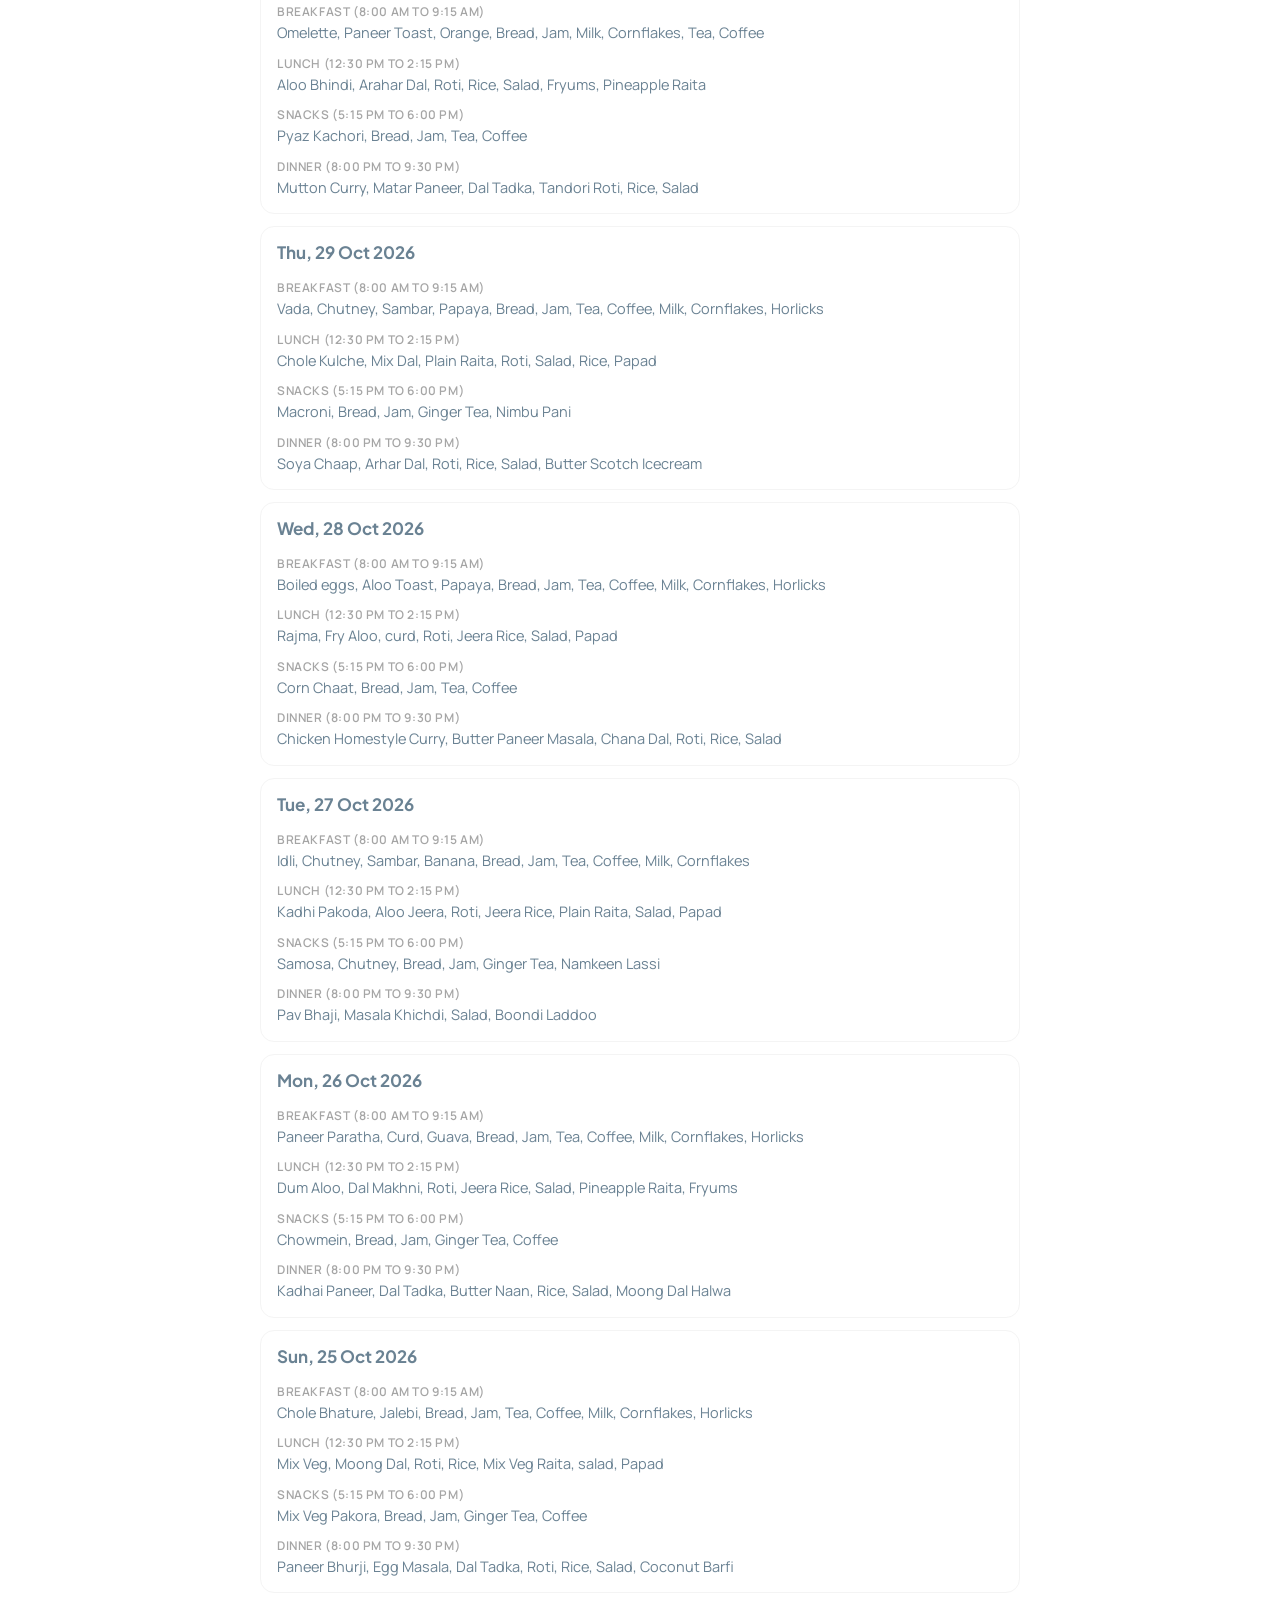
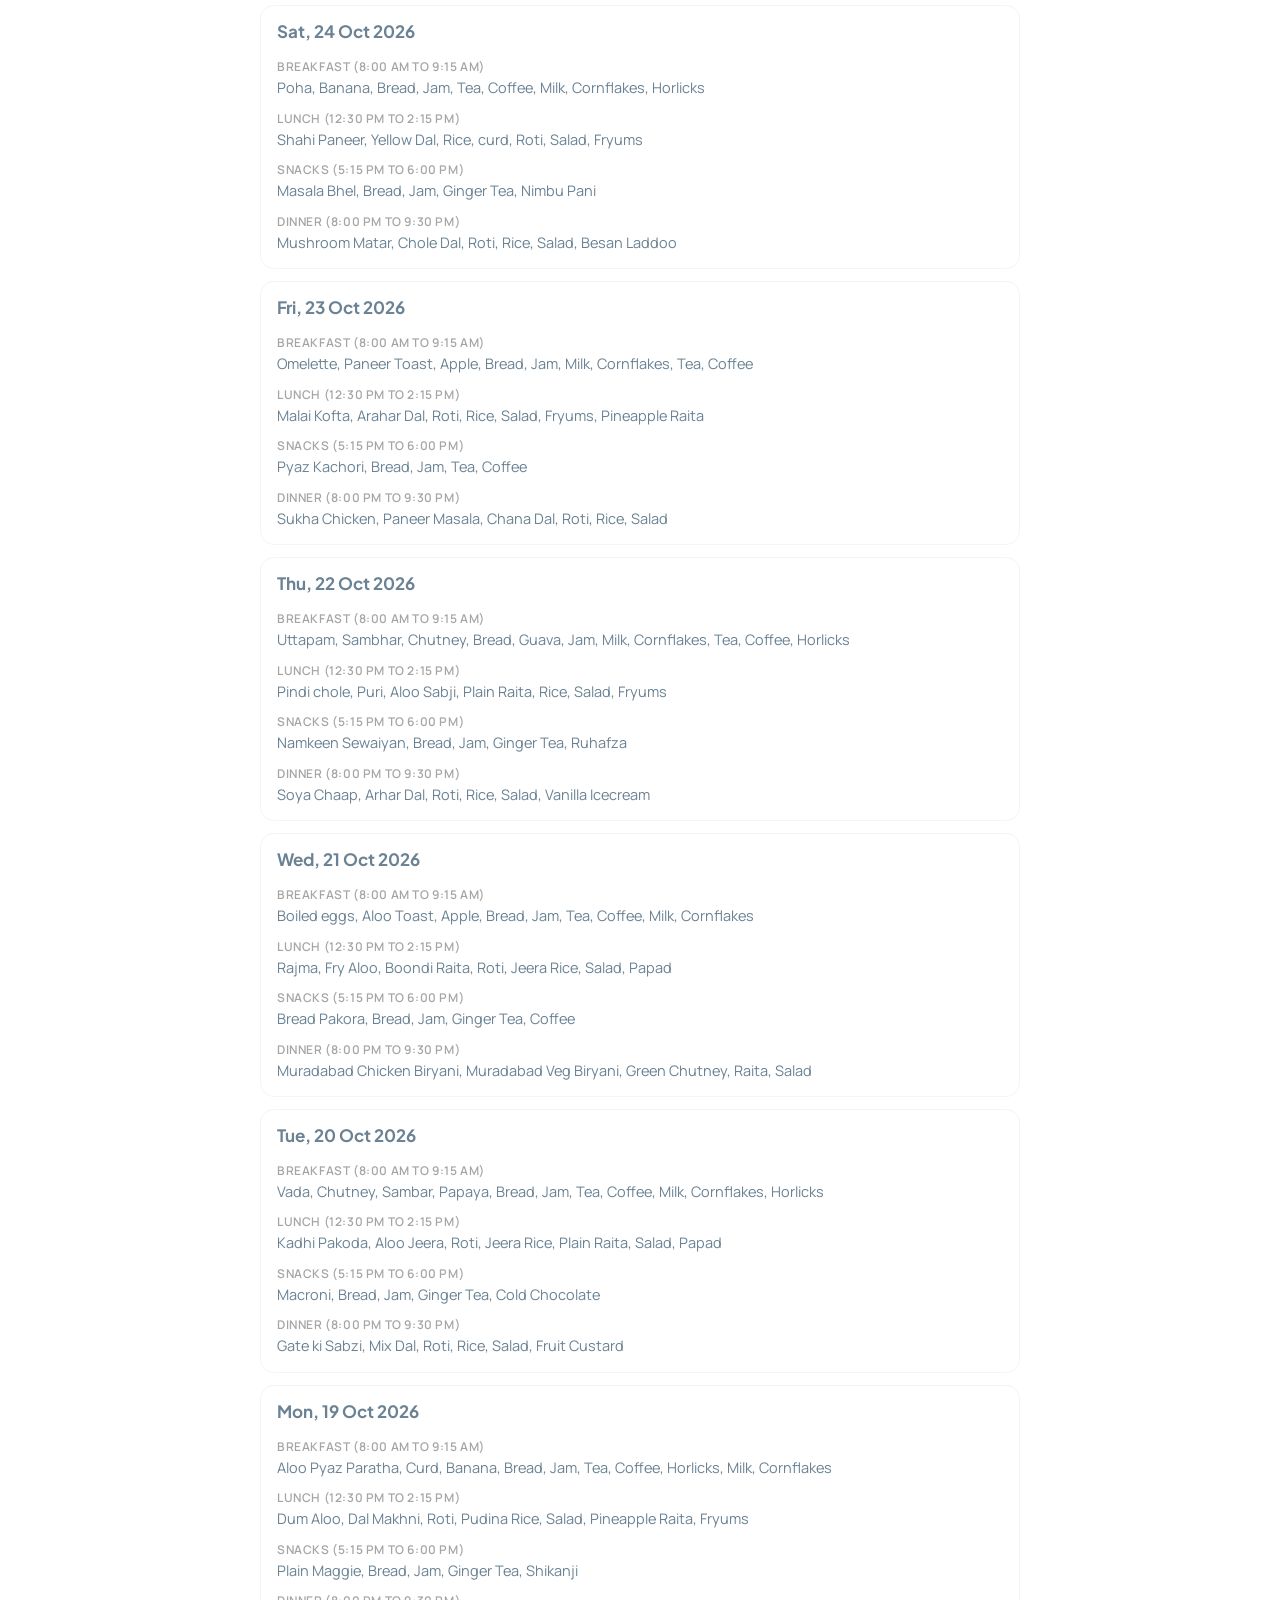
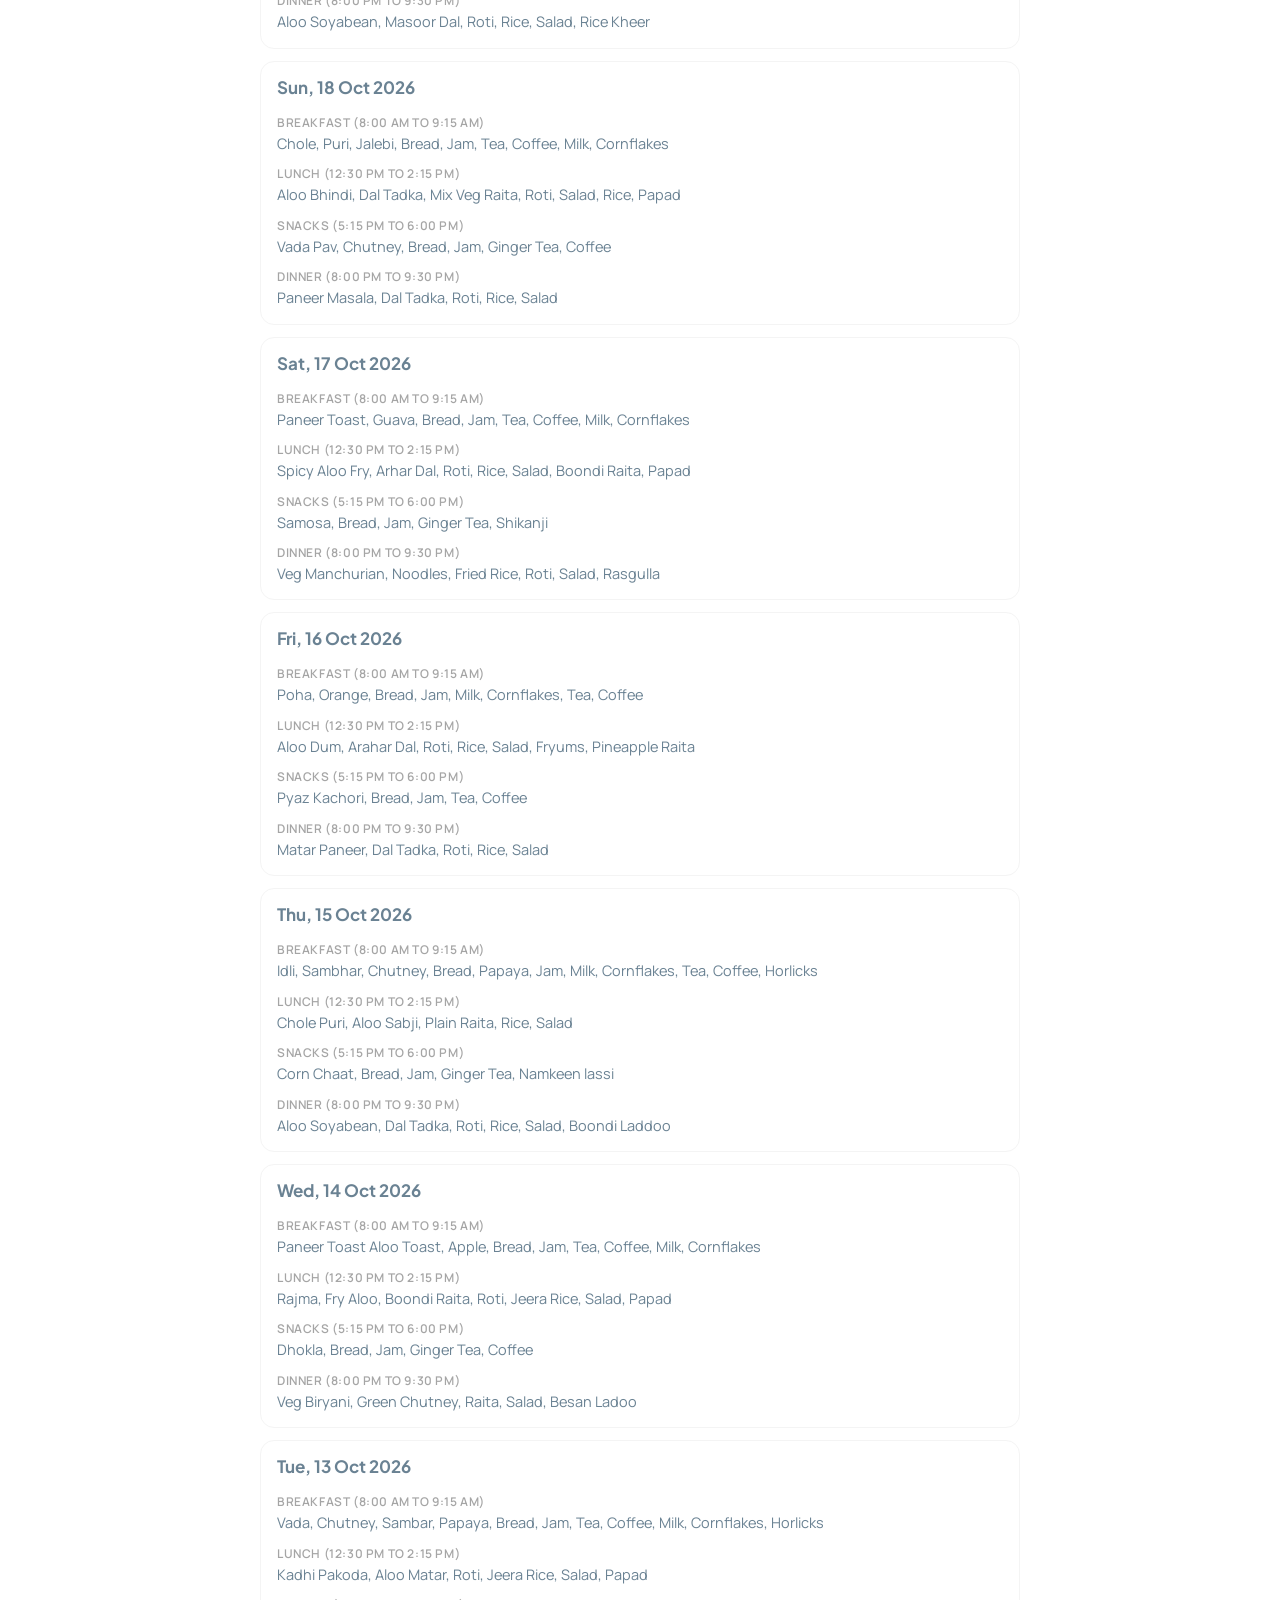
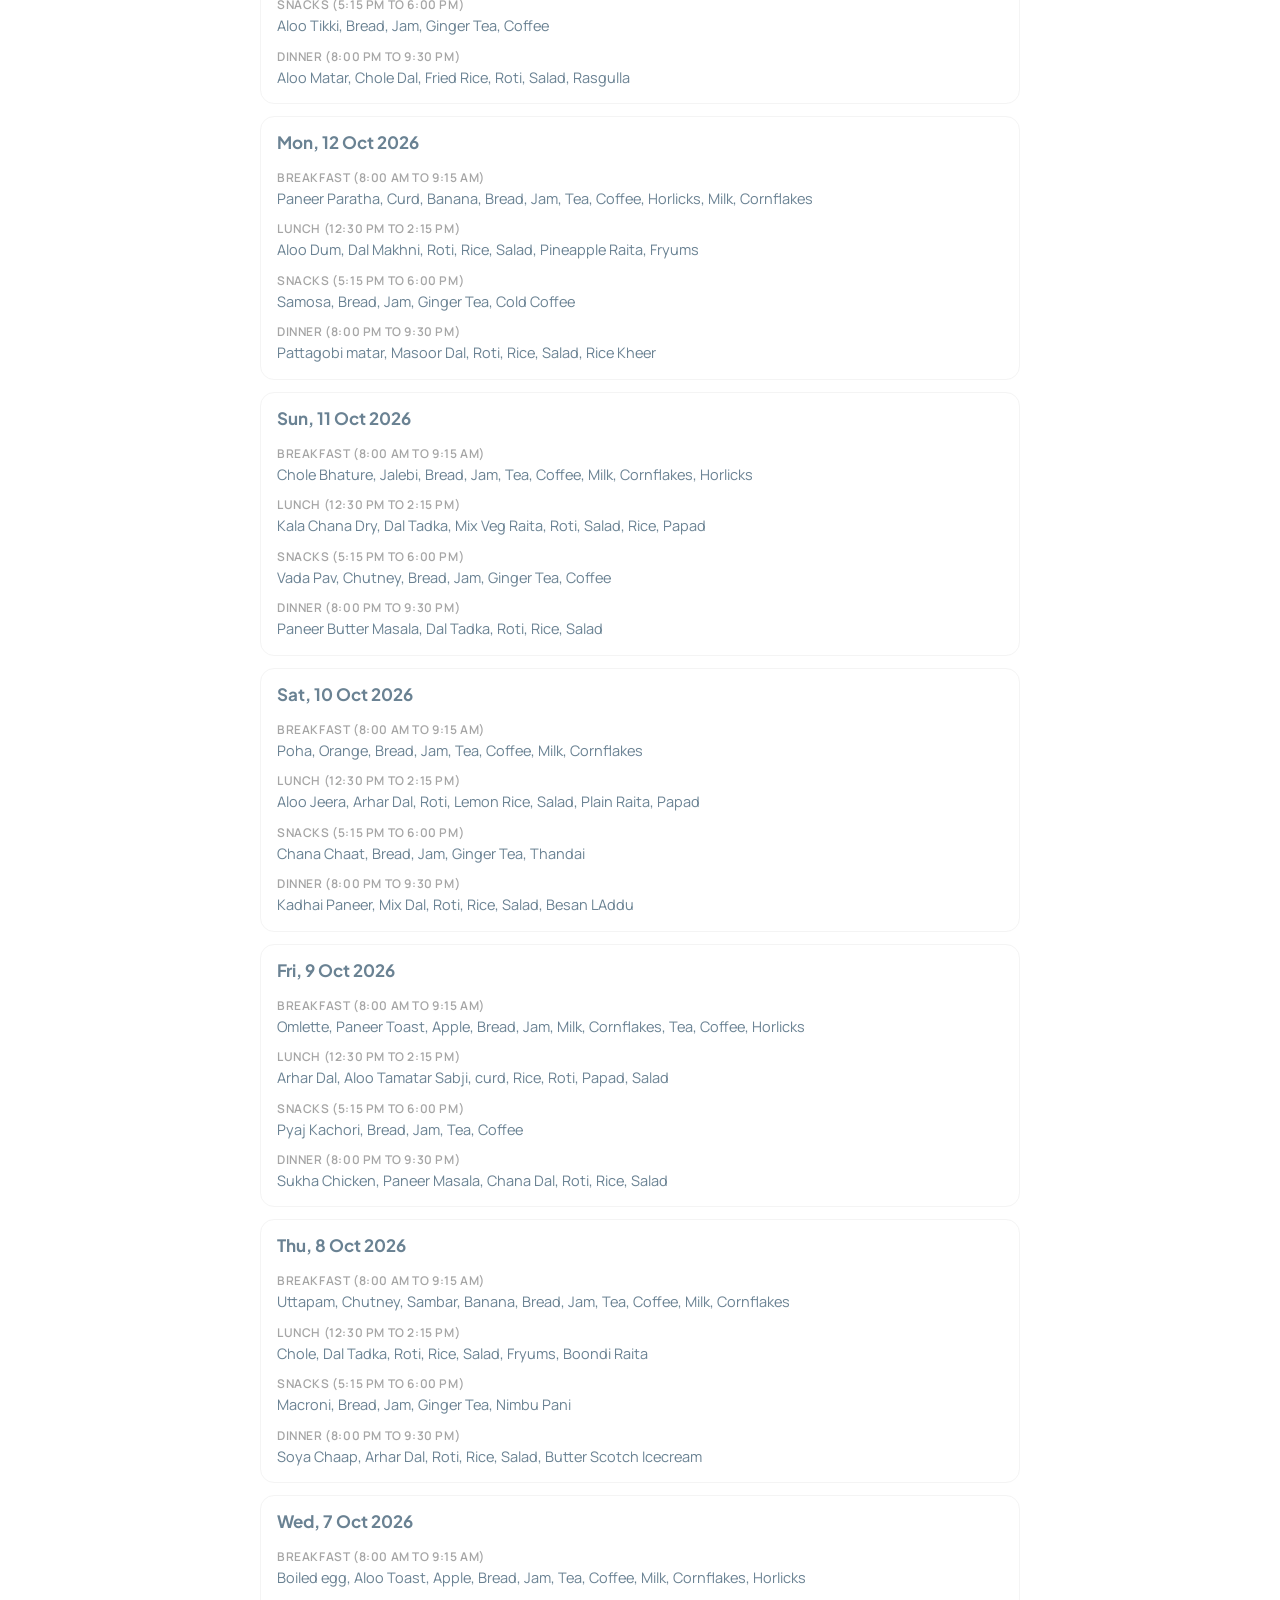
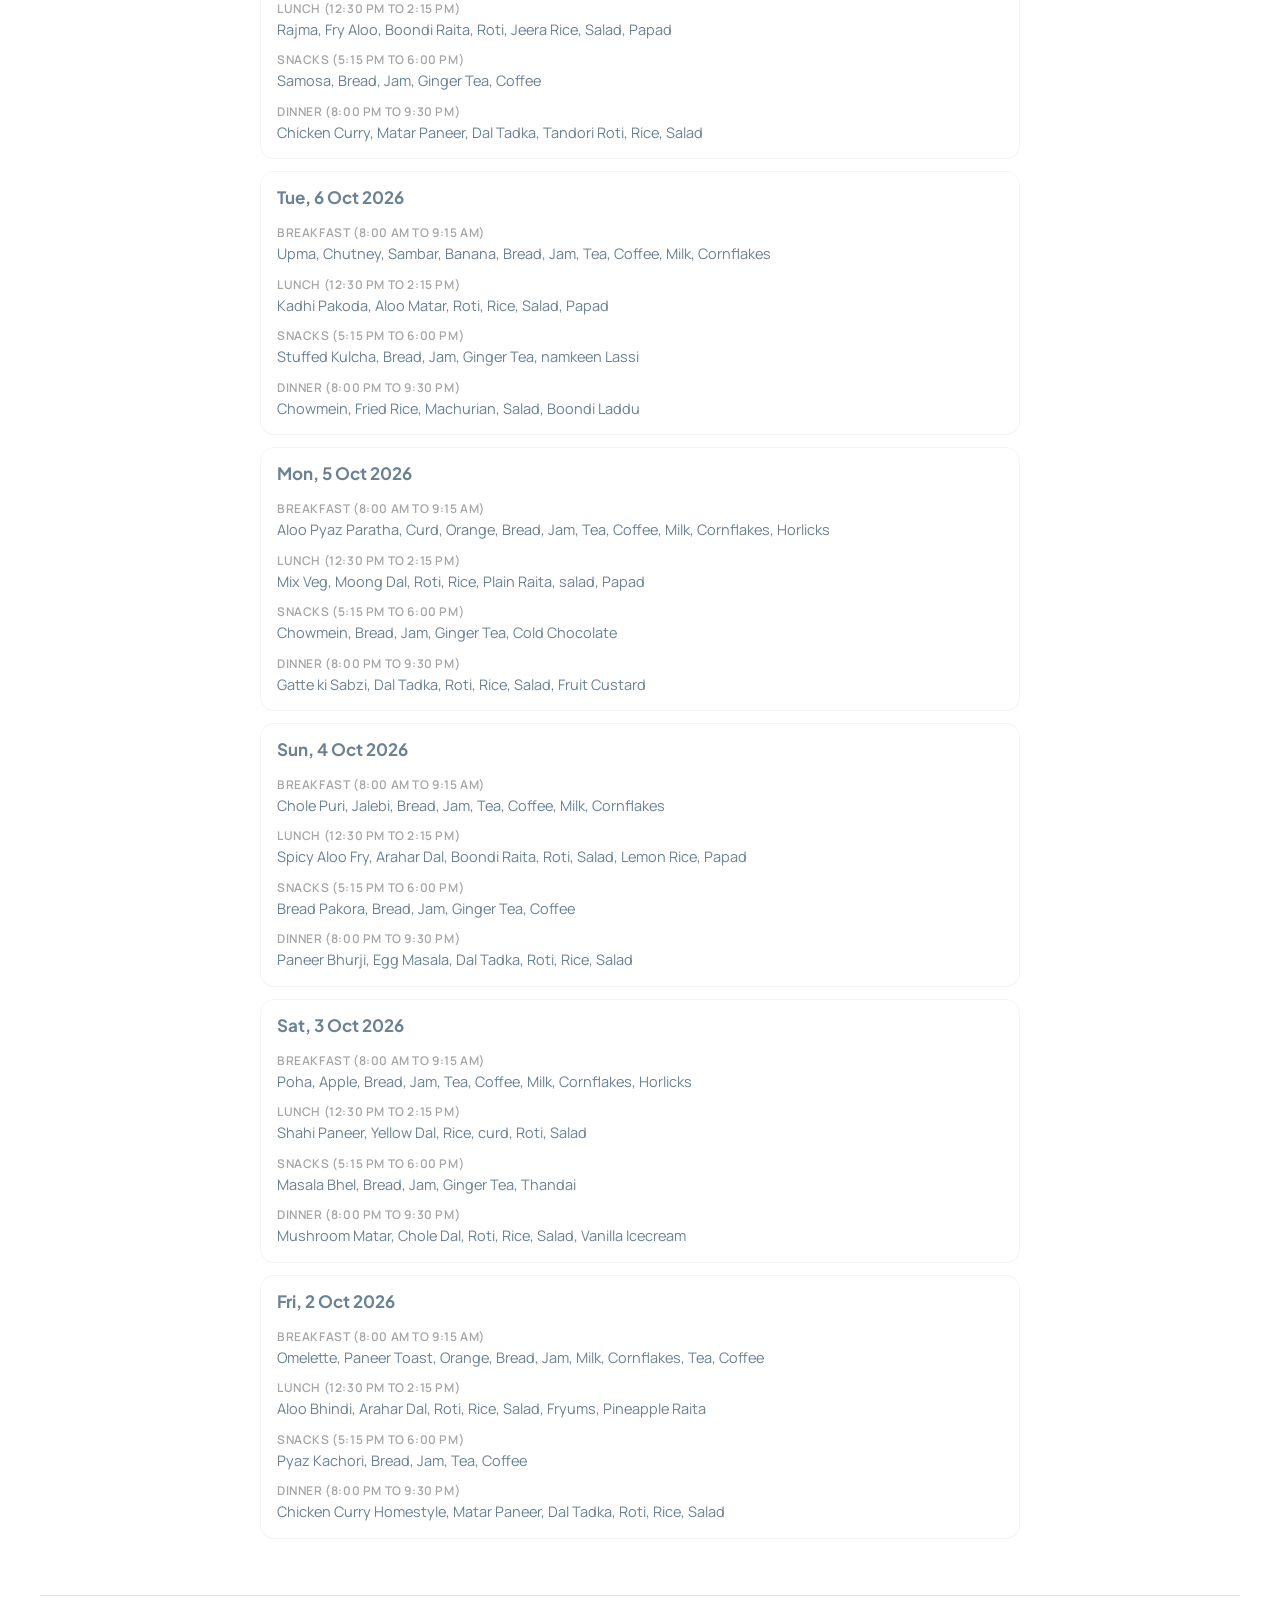
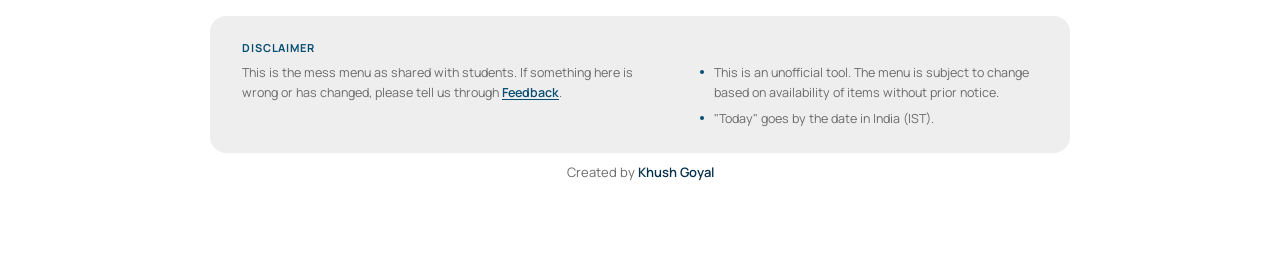
<file: mess-menu/index.html>
<!DOCTYPE html>
<html lang="en-IN">
<head>
<meta charset="UTF-8">
<meta name="viewport" content="width=device-width, initial-scale=1.0, viewport-fit=cover">
<title>IMT Ghaziabad Mess Menu &amp; Timings | IMT Never Sleeps</title>
<meta name="description" content="The IMT Ghaziabad mess menu, day by day: breakfast, lunch, snacks and dinner, with the meal timings.">
<!--seo:head-->
<link rel="canonical" href="https://imtneversleeps.com/mess-menu/">
<meta name="robots" content="index, follow, max-image-preview:large, max-snippet:-1">
<meta property="og:type" content="website">
<meta property="og:site_name" content="IMT Never Sleeps">
<meta property="og:locale" content="en_IN">
<meta property="og:title" content="IMT Ghaziabad Mess Menu &amp; Timings | IMT Never Sleeps">
<meta property="og:description" content="The IMT Ghaziabad mess menu, day by day: breakfast, lunch, snacks and dinner, with the meal timings.">
<meta property="og:url" content="https://imtneversleeps.com/mess-menu/">
<meta property="og:image" content="https://imtneversleeps.com/assets/og-image.png">
<meta property="og:image:width" content="1200">
<meta property="og:image:height" content="630">
<meta property="og:image:alt" content="IMT Never Sleeps: class schedule, exam seat, bus and mess menu for IMT Ghaziabad">
<meta name="twitter:card" content="summary_large_image">
<meta name="twitter:title" content="IMT Ghaziabad Mess Menu &amp; Timings | IMT Never Sleeps">
<meta name="twitter:description" content="The IMT Ghaziabad mess menu, day by day: breakfast, lunch, snacks and dinner, with the meal timings.">
<meta name="twitter:image" content="https://imtneversleeps.com/assets/og-image.png">
<script type="application/ld+json">{"@context":"https://schema.org","@graph":[{"@type":"WebPage","@id":"https://imtneversleeps.com/mess-menu/#webpage","url":"https://imtneversleeps.com/mess-menu/","name":"IMT Ghaziabad Mess Menu & Timings | IMT Never Sleeps","description":"The IMT Ghaziabad mess menu, day by day: breakfast, lunch, snacks and dinner, with the meal timings.","inLanguage":"en-IN","isPartOf":{"@id":"https://imtneversleeps.com/#website"},"dateModified":"2026-11-06","primaryImageOfPage":{"@type":"ImageObject","url":"https://imtneversleeps.com/assets/og-image.png"},"breadcrumb":{"@id":"https://imtneversleeps.com/mess-menu/#breadcrumb"}},{"@type":"BreadcrumbList","@id":"https://imtneversleeps.com/mess-menu/#breadcrumb","itemListElement":[{"@type":"ListItem","position":1,"name":"Home","item":"https://imtneversleeps.com/"},{"@type":"ListItem","position":2,"name":"Mess menu","item":"https://imtneversleeps.com/mess-menu/"}]}]}</script>
<!--/seo:head-->
<link rel="icon" type="image/png" href="../assets/imt-logo.png">
<link rel="manifest" href="../manifest.webmanifest">
<meta name="theme-color" content="#ffffff">
<meta name="color-scheme" content="light dark">
<meta name="apple-mobile-web-app-capable" content="yes">
<meta name="mobile-web-app-capable" content="yes">
<meta name="apple-mobile-web-app-title" content="IMT Never Sleeps">
<link rel="apple-touch-icon" href="../assets/apple-touch-icon.png?v=standard">
<link rel="preconnect" href="https://fonts.gstatic.com" crossorigin>
<link rel="stylesheet" href="https://fonts.googleapis.com/css2?family=Manrope:wght@400;500;600;700&family=Plus+Jakarta+Sans:wght@500;600;700&family=Caveat:wght@600;700&display=swap">
<script src="../js/theme.js?v=702672a2"></script>
<script>try{if(sessionStorage.getItem('imt.pre'))document.documentElement.classList.add('pre-quick')}catch(e){}</script>
<link rel="stylesheet" href="../css/styles.css?v=0f2e48dd">
<link rel="stylesheet" href="../css/festival.css?v=6473209a">
</head>
<body class="tool">
<div id="preloader" role="status" aria-label="Loading IMT Never Sleeps">
  <div class="pre-stage">
    <span class="pre-glow"></span>
    <svg class="pre-ring" viewBox="0 0 120 120" aria-hidden="true"><circle class="pre-track" cx="60" cy="60" r="54"/><circle cx="60" cy="60" r="54"/></svg>
    <span class="pre-tile"><img src="../assets/imt-logo.png" alt="" width="56" height="62"></span>
    <i class="pre-star s1"></i><i class="pre-star s2"></i><i class="pre-star s3"></i>
  </div>
  <div class="pre-name">IMT <b>Never</b> Sleeps</div>
  <div class="pre-bar"><i></i></div>
</div>
<noscript><style>#preloader{display:none!important}</style></noscript>


<header class="site-header" id="siteHeader">
  <div class="header-inner">
    <a class="brand" href="../" aria-label="IMT Never Sleeps, home">
      <img class="brand-icon" src="../assets/imt-logo.png" alt="" width="30" height="33">
      <span class="brand-name">IMT Never Sleeps</span>
    </a>
    <button class="theme-toggle" id="themeBtn" type="button" aria-label="Switch to dark mode" title="Switch to dark mode">
      <svg class="th-ico th-moon" viewBox="0 0 24 24" fill="none" aria-hidden="true"><path d="M20 14.500A8 8 0 0 1 9.500 4a8 8 0 1 0 10.500 10.500Z" stroke="currentColor" stroke-width="1.700" stroke-linejoin="round"/></svg>
      <svg class="th-ico th-sun" viewBox="0 0 24 24" fill="none" aria-hidden="true"><circle cx="12" cy="12" r="4" stroke="currentColor" stroke-width="1.700"/><path d="M12 3v2.200M12 18.800V21M3 12h2.200M18.800 12H21M5.600 5.600l1.600 1.600M16.800 16.800l1.600 1.600M5.600 18.400l1.600-1.600M16.800 7.200l1.600-1.600" stroke="currentColor" stroke-width="1.700" stroke-linecap="round"/></svg>
    </button>
    <button class="nav-toggle" id="navToggle" type="button" aria-label="Menu" aria-expanded="false" aria-controls="navMenu">
      <svg viewBox="0 0 24 24" fill="none" aria-hidden="true"><path d="M4 7h16M4 12h16M4 17h16" stroke="currentColor" stroke-width="1.9" stroke-linecap="round"/></svg>
    </button>
    <nav class="header-actions nav-menu" id="navMenu" aria-label="Site">
      <div class="nav-group" id="navRes">
        <button class="nav-link nav-res" id="resToggle" type="button" aria-expanded="false" aria-controls="resMenu">
          <svg viewBox="0 0 24 24" fill="none" aria-hidden="true"><rect x="4" y="4" width="6.500" height="6.500" rx="1.800" stroke="currentColor" stroke-width="1.600"/><rect x="13.500" y="4" width="6.500" height="6.500" rx="1.800" stroke="currentColor" stroke-width="1.600"/><rect x="4" y="13.500" width="6.500" height="6.500" rx="1.800" stroke="currentColor" stroke-width="1.600"/><rect x="13.500" y="13.500" width="6.500" height="6.500" rx="1.800" stroke="currentColor" stroke-width="1.600"/></svg>
          <span>Resources</span>
          <svg class="nav-chev" viewBox="0 0 24 24" fill="none" aria-hidden="true"><path d="M6 9l6 6 6-6" stroke="currentColor" stroke-width="2.2" stroke-linecap="round" stroke-linejoin="round"/></svg>
        </button>
        <div class="res-menu" id="resMenu">
          <a class="res-item" id="busNav" href="../bus/">
            <svg viewBox="0 0 24 24" fill="none" aria-hidden="true"><rect x="4.5" y="3.5" width="15" height="14" rx="3" stroke="currentColor" stroke-width="1.6"/><path d="M4.5 11h15M8 17.5V20M16 17.5V20" stroke="currentColor" stroke-width="1.6" stroke-linecap="round"/><circle cx="8.3" cy="14.200" r="1" fill="currentColor"/><circle cx="15.700" cy="14.200" r="1" fill="currentColor"/></svg>
            <span>Bus Schedule</span>
          </a>
          <div class="res-pair">
            <a class="res-item" id="lmsNav" href="https://lms.imt.edu/login/" target="_blank" rel="noopener">
              <svg viewBox="0 0 24 24" fill="none" aria-hidden="true"><path d="M2.500 9.500 12 5l9.500 4.500L12 14 2.500 9.500Z" stroke="currentColor" stroke-width="1.600" stroke-linejoin="round"/><path d="M6.500 11.800V16c0 1.200 2.500 2.500 5.500 2.500s5.500-1.300 5.500-2.500v-4.200M21.500 9.500V15" stroke="currentColor" stroke-width="1.600" stroke-linecap="round" stroke-linejoin="round"/></svg>
              <span>LMS</span>
            </a>
            <a class="res-item" id="erpNav" href="https://erp.imt.edu/login.htm" target="_blank" rel="noopener">
              <svg viewBox="0 0 24 24" fill="none" aria-hidden="true"><path d="M3 20.500h18M5 20.500V9.500M19 20.500V9.500M9.500 20.500V9.500M14.500 20.500V9.500M2.500 9 12 3.500 21.500 9H2.500Z" stroke="currentColor" stroke-width="1.600" stroke-linecap="round" stroke-linejoin="round"/></svg>
              <span>ERP</span>
            </a>
          </div>
        </div>
      </div>
      <a class="nav-link" id="feedbackNav" href="https://forms.gle/y2CWo8Nq7o2GqytcA" target="_blank" rel="noopener">
        <svg viewBox="0 0 24 24" fill="none" aria-hidden="true"><path d="M4 5.5A2.5 2.5 0 0 1 6.5 3h11A2.5 2.5 0 0 1 20 5.5v8A2.5 2.5 0 0 1 17.5 16H9l-4 4v-4.5A2.5 2.5 0 0 1 4 13.5v-8Z" stroke="currentColor" stroke-width="1.6" stroke-linejoin="round"/></svg>
        <span>Feedback</span>
      </a>
      <button class="nav-link nav-install" id="installNav" type="button" hidden>
        <svg viewBox="0 0 24 24" fill="none" aria-hidden="true"><rect x="6" y="2.5" width="12" height="19" rx="2.5" stroke="currentColor" stroke-width="1.6"/><path d="M12 7.5v7M9 12l3 3 3-3" stroke="currentColor" stroke-width="1.6" stroke-linecap="round" stroke-linejoin="round"/></svg>
        <span id="installNavText">Install app</span>
      </button>
    </nav>
  </div>
</header>

<div class="hero-glow" aria-hidden="true"></div>

<div class="wrap">
  <div class="hero" id="top">
    <span class="eyebrow">Breakfast, lunch, snacks and dinner</span>
    <h1>Mess <span class="cursive-accent">menu</span><br>and timings</h1>
  </div>

  <section id="results" class="mess-page" aria-label="Mess menu by day">
    <p class="mess-lead" id="messLead"></p>
    <!--seo:mess--><div id="messDays"><article class="mess-day" id="day-2026-10-02" data-date="2026-10-02"><h2>Fri, 2 Oct 2026</h2><dl><dt>Breakfast (8:00 AM to 9:15 AM)</dt><dd>Omelette, Paneer Toast, Orange, Bread, Jam, Milk, Cornflakes, Tea, Coffee</dd><dt>Lunch (12:30 PM to 2:15 PM)</dt><dd>Aloo Bhindi, Arahar Dal, Roti, Rice, Salad, Fryums, Pineapple Raita</dd><dt>Snacks (5:15 PM to 6:00 PM)</dt><dd>Pyaz Kachori, Bread, Jam, Tea, Coffee</dd><dt>Dinner (8:00 PM to 9:30 PM)</dt><dd>Chicken Curry Homestyle, Matar Paneer, Dal Tadka, Roti, Rice, Salad</dd></dl></article><article class="mess-day" id="day-2026-10-03" data-date="2026-10-03"><h2>Sat, 3 Oct 2026</h2><dl><dt>Breakfast (8:00 AM to 9:15 AM)</dt><dd>Poha, Apple, Bread, Jam, Tea, Coffee, Milk, Cornflakes, Horlicks</dd><dt>Lunch (12:30 PM to 2:15 PM)</dt><dd>Shahi Paneer, Yellow Dal, Rice, curd, Roti, Salad</dd><dt>Snacks (5:15 PM to 6:00 PM)</dt><dd>Masala Bhel, Bread, Jam, Ginger Tea, Thandai</dd><dt>Dinner (8:00 PM to 9:30 PM)</dt><dd>Mushroom Matar, Chole Dal, Roti, Rice, Salad, Vanilla Icecream</dd></dl></article><article class="mess-day" id="day-2026-10-04" data-date="2026-10-04"><h2>Sun, 4 Oct 2026</h2><dl><dt>Breakfast (8:00 AM to 9:15 AM)</dt><dd>Chole Puri, Jalebi, Bread, Jam, Tea, Coffee, Milk, Cornflakes</dd><dt>Lunch (12:30 PM to 2:15 PM)</dt><dd>Spicy Aloo Fry, Arahar Dal, Boondi Raita, Roti, Salad, Lemon Rice, Papad</dd><dt>Snacks (5:15 PM to 6:00 PM)</dt><dd>Bread Pakora, Bread, Jam, Ginger Tea, Coffee</dd><dt>Dinner (8:00 PM to 9:30 PM)</dt><dd>Paneer Bhurji, Egg Masala, Dal Tadka, Roti, Rice, Salad</dd></dl></article><article class="mess-day" id="day-2026-10-05" data-date="2026-10-05"><h2>Mon, 5 Oct 2026</h2><dl><dt>Breakfast (8:00 AM to 9:15 AM)</dt><dd>Aloo Pyaz Paratha, Curd, Orange, Bread, Jam, Tea, Coffee, Milk, Cornflakes, Horlicks</dd><dt>Lunch (12:30 PM to 2:15 PM)</dt><dd>Mix Veg, Moong Dal, Roti, Rice, Plain Raita, salad, Papad</dd><dt>Snacks (5:15 PM to 6:00 PM)</dt><dd>Chowmein, Bread, Jam, Ginger Tea, Cold Chocolate</dd><dt>Dinner (8:00 PM to 9:30 PM)</dt><dd>Gatte ki Sabzi, Dal Tadka, Roti, Rice, Salad, Fruit Custard</dd></dl></article><article class="mess-day" id="day-2026-10-06" data-date="2026-10-06"><h2>Tue, 6 Oct 2026</h2><dl><dt>Breakfast (8:00 AM to 9:15 AM)</dt><dd>Upma, Chutney, Sambar, Banana, Bread, Jam, Tea, Coffee, Milk, Cornflakes</dd><dt>Lunch (12:30 PM to 2:15 PM)</dt><dd>Kadhi Pakoda, Aloo Matar, Roti, Rice, Salad, Papad</dd><dt>Snacks (5:15 PM to 6:00 PM)</dt><dd>Stuffed Kulcha, Bread, Jam, Ginger Tea, namkeen Lassi</dd><dt>Dinner (8:00 PM to 9:30 PM)</dt><dd>Chowmein, Fried Rice, Machurian, Salad, Boondi Laddu</dd></dl></article><article class="mess-day" id="day-2026-10-07" data-date="2026-10-07"><h2>Wed, 7 Oct 2026</h2><dl><dt>Breakfast (8:00 AM to 9:15 AM)</dt><dd>Boiled egg, Aloo Toast, Apple, Bread, Jam, Tea, Coffee, Milk, Cornflakes, Horlicks</dd><dt>Lunch (12:30 PM to 2:15 PM)</dt><dd>Rajma, Fry Aloo, Boondi Raita, Roti, Jeera Rice, Salad, Papad</dd><dt>Snacks (5:15 PM to 6:00 PM)</dt><dd>Samosa, Bread, Jam, Ginger Tea, Coffee</dd><dt>Dinner (8:00 PM to 9:30 PM)</dt><dd>Chicken Curry, Matar Paneer, Dal Tadka, Tandori Roti, Rice, Salad</dd></dl></article><article class="mess-day" id="day-2026-10-08" data-date="2026-10-08"><h2>Thu, 8 Oct 2026</h2><dl><dt>Breakfast (8:00 AM to 9:15 AM)</dt><dd>Uttapam, Chutney, Sambar, Banana, Bread, Jam, Tea, Coffee, Milk, Cornflakes</dd><dt>Lunch (12:30 PM to 2:15 PM)</dt><dd>Chole, Dal Tadka, Roti, Rice, Salad, Fryums, Boondi Raita</dd><dt>Snacks (5:15 PM to 6:00 PM)</dt><dd>Macroni, Bread, Jam, Ginger Tea, Nimbu Pani</dd><dt>Dinner (8:00 PM to 9:30 PM)</dt><dd>Soya Chaap, Arhar Dal, Roti, Rice, Salad, Butter Scotch Icecream</dd></dl></article><article class="mess-day" id="day-2026-10-09" data-date="2026-10-09"><h2>Fri, 9 Oct 2026</h2><dl><dt>Breakfast (8:00 AM to 9:15 AM)</dt><dd>Omlette, Paneer Toast, Apple, Bread, Jam, Milk, Cornflakes, Tea, Coffee, Horlicks</dd><dt>Lunch (12:30 PM to 2:15 PM)</dt><dd>Arhar Dal, Aloo Tamatar Sabji, curd, Rice, Roti, Papad, Salad</dd><dt>Snacks (5:15 PM to 6:00 PM)</dt><dd>Pyaj Kachori, Bread, Jam, Tea, Coffee</dd><dt>Dinner (8:00 PM to 9:30 PM)</dt><dd>Sukha Chicken, Paneer Masala, Chana Dal, Roti, Rice, Salad</dd></dl></article><article class="mess-day" id="day-2026-10-10" data-date="2026-10-10"><h2>Sat, 10 Oct 2026</h2><dl><dt>Breakfast (8:00 AM to 9:15 AM)</dt><dd>Poha, Orange, Bread, Jam, Tea, Coffee, Milk, Cornflakes</dd><dt>Lunch (12:30 PM to 2:15 PM)</dt><dd>Aloo Jeera, Arhar Dal, Roti, Lemon Rice, Salad, Plain Raita, Papad</dd><dt>Snacks (5:15 PM to 6:00 PM)</dt><dd>Chana Chaat, Bread, Jam, Ginger Tea, Thandai</dd><dt>Dinner (8:00 PM to 9:30 PM)</dt><dd>Kadhai Paneer, Mix Dal, Roti, Rice, Salad, Besan LAddu</dd></dl></article><article class="mess-day" id="day-2026-10-11" data-date="2026-10-11"><h2>Sun, 11 Oct 2026</h2><dl><dt>Breakfast (8:00 AM to 9:15 AM)</dt><dd>Chole Bhature, Jalebi, Bread, Jam, Tea, Coffee, Milk, Cornflakes, Horlicks</dd><dt>Lunch (12:30 PM to 2:15 PM)</dt><dd>Kala Chana Dry, Dal Tadka, Mix Veg Raita, Roti, Salad, Rice, Papad</dd><dt>Snacks (5:15 PM to 6:00 PM)</dt><dd>Vada Pav, Chutney, Bread, Jam, Ginger Tea, Coffee</dd><dt>Dinner (8:00 PM to 9:30 PM)</dt><dd>Paneer Butter Masala, Dal Tadka, Roti, Rice, Salad</dd></dl></article><article class="mess-day" id="day-2026-10-12" data-date="2026-10-12"><h2>Mon, 12 Oct 2026</h2><dl><dt>Breakfast (8:00 AM to 9:15 AM)</dt><dd>Paneer Paratha, Curd, Banana, Bread, Jam, Tea, Coffee, Horlicks, Milk, Cornflakes</dd><dt>Lunch (12:30 PM to 2:15 PM)</dt><dd>Aloo Dum, Dal Makhni, Roti, Rice, Salad, Pineapple Raita, Fryums</dd><dt>Snacks (5:15 PM to 6:00 PM)</dt><dd>Samosa, Bread, Jam, Ginger Tea, Cold Coffee</dd><dt>Dinner (8:00 PM to 9:30 PM)</dt><dd>Pattagobi matar, Masoor Dal, Roti, Rice, Salad, Rice Kheer</dd></dl></article><article class="mess-day" id="day-2026-10-13" data-date="2026-10-13"><h2>Tue, 13 Oct 2026</h2><dl><dt>Breakfast (8:00 AM to 9:15 AM)</dt><dd>Vada, Chutney, Sambar, Papaya, Bread, Jam, Tea, Coffee, Milk, Cornflakes, Horlicks</dd><dt>Lunch (12:30 PM to 2:15 PM)</dt><dd>Kadhi Pakoda, Aloo Matar, Roti, Jeera Rice, Salad, Papad</dd><dt>Snacks (5:15 PM to 6:00 PM)</dt><dd>Aloo Tikki, Bread, Jam, Ginger Tea, Coffee</dd><dt>Dinner (8:00 PM to 9:30 PM)</dt><dd>Aloo Matar, Chole Dal, Fried Rice, Roti, Salad, Rasgulla</dd></dl></article><article class="mess-day" id="day-2026-10-14" data-date="2026-10-14"><h2>Wed, 14 Oct 2026</h2><dl><dt>Breakfast (8:00 AM to 9:15 AM)</dt><dd>Paneer Toast Aloo Toast, Apple, Bread, Jam, Tea, Coffee, Milk, Cornflakes</dd><dt>Lunch (12:30 PM to 2:15 PM)</dt><dd>Rajma, Fry Aloo, Boondi Raita, Roti, Jeera Rice, Salad, Papad</dd><dt>Snacks (5:15 PM to 6:00 PM)</dt><dd>Dhokla, Bread, Jam, Ginger Tea, Coffee</dd><dt>Dinner (8:00 PM to 9:30 PM)</dt><dd>Veg Biryani, Green Chutney, Raita, Salad, Besan Ladoo</dd></dl></article><article class="mess-day" id="day-2026-10-15" data-date="2026-10-15"><h2>Thu, 15 Oct 2026</h2><dl><dt>Breakfast (8:00 AM to 9:15 AM)</dt><dd>Idli, Sambhar, Chutney, Bread, Papaya, Jam, Milk, Cornflakes, Tea, Coffee, Horlicks</dd><dt>Lunch (12:30 PM to 2:15 PM)</dt><dd>Chole Puri, Aloo Sabji, Plain Raita, Rice, Salad</dd><dt>Snacks (5:15 PM to 6:00 PM)</dt><dd>Corn Chaat, Bread, Jam, Ginger Tea, Namkeen lassi</dd><dt>Dinner (8:00 PM to 9:30 PM)</dt><dd>Aloo Soyabean, Dal Tadka, Roti, Rice, Salad, Boondi Laddoo</dd></dl></article><article class="mess-day" id="day-2026-10-16" data-date="2026-10-16"><h2>Fri, 16 Oct 2026</h2><dl><dt>Breakfast (8:00 AM to 9:15 AM)</dt><dd>Poha, Orange, Bread, Jam, Milk, Cornflakes, Tea, Coffee</dd><dt>Lunch (12:30 PM to 2:15 PM)</dt><dd>Aloo Dum, Arahar Dal, Roti, Rice, Salad, Fryums, Pineapple Raita</dd><dt>Snacks (5:15 PM to 6:00 PM)</dt><dd>Pyaz Kachori, Bread, Jam, Tea, Coffee</dd><dt>Dinner (8:00 PM to 9:30 PM)</dt><dd>Matar Paneer, Dal Tadka, Roti, Rice, Salad</dd></dl></article><article class="mess-day" id="day-2026-10-17" data-date="2026-10-17"><h2>Sat, 17 Oct 2026</h2><dl><dt>Breakfast (8:00 AM to 9:15 AM)</dt><dd>Paneer Toast, Guava, Bread, Jam, Tea, Coffee, Milk, Cornflakes</dd><dt>Lunch (12:30 PM to 2:15 PM)</dt><dd>Spicy Aloo Fry, Arhar Dal, Roti, Rice, Salad, Boondi Raita, Papad</dd><dt>Snacks (5:15 PM to 6:00 PM)</dt><dd>Samosa, Bread, Jam, Ginger Tea, Shikanji</dd><dt>Dinner (8:00 PM to 9:30 PM)</dt><dd>Veg Manchurian, Noodles, Fried Rice, Roti, Salad, Rasgulla</dd></dl></article><article class="mess-day" id="day-2026-10-18" data-date="2026-10-18"><h2>Sun, 18 Oct 2026</h2><dl><dt>Breakfast (8:00 AM to 9:15 AM)</dt><dd>Chole, Puri, Jalebi, Bread, Jam, Tea, Coffee, Milk, Cornflakes</dd><dt>Lunch (12:30 PM to 2:15 PM)</dt><dd>Aloo Bhindi, Dal Tadka, Mix Veg Raita, Roti, Salad, Rice, Papad</dd><dt>Snacks (5:15 PM to 6:00 PM)</dt><dd>Vada Pav, Chutney, Bread, Jam, Ginger Tea, Coffee</dd><dt>Dinner (8:00 PM to 9:30 PM)</dt><dd>Paneer Masala, Dal Tadka, Roti, Rice, Salad</dd></dl></article><article class="mess-day" id="day-2026-10-19" data-date="2026-10-19"><h2>Mon, 19 Oct 2026</h2><dl><dt>Breakfast (8:00 AM to 9:15 AM)</dt><dd>Aloo Pyaz Paratha, Curd, Banana, Bread, Jam, Tea, Coffee, Horlicks, Milk, Cornflakes</dd><dt>Lunch (12:30 PM to 2:15 PM)</dt><dd>Dum Aloo, Dal Makhni, Roti, Pudina Rice, Salad, Pineapple Raita, Fryums</dd><dt>Snacks (5:15 PM to 6:00 PM)</dt><dd>Plain Maggie, Bread, Jam, Ginger Tea, Shikanji</dd><dt>Dinner (8:00 PM to 9:30 PM)</dt><dd>Aloo Soyabean, Masoor Dal, Roti, Rice, Salad, Rice Kheer</dd></dl></article><article class="mess-day" id="day-2026-10-20" data-date="2026-10-20"><h2>Tue, 20 Oct 2026</h2><dl><dt>Breakfast (8:00 AM to 9:15 AM)</dt><dd>Vada, Chutney, Sambar, Papaya, Bread, Jam, Tea, Coffee, Milk, Cornflakes, Horlicks</dd><dt>Lunch (12:30 PM to 2:15 PM)</dt><dd>Kadhi Pakoda, Aloo Jeera, Roti, Jeera Rice, Plain Raita, Salad, Papad</dd><dt>Snacks (5:15 PM to 6:00 PM)</dt><dd>Macroni, Bread, Jam, Ginger Tea, Cold Chocolate</dd><dt>Dinner (8:00 PM to 9:30 PM)</dt><dd>Gate ki Sabzi, Mix Dal, Roti, Rice, Salad, Fruit Custard</dd></dl></article><article class="mess-day" id="day-2026-10-21" data-date="2026-10-21"><h2>Wed, 21 Oct 2026</h2><dl><dt>Breakfast (8:00 AM to 9:15 AM)</dt><dd>Boiled eggs, Aloo Toast, Apple, Bread, Jam, Tea, Coffee, Milk, Cornflakes</dd><dt>Lunch (12:30 PM to 2:15 PM)</dt><dd>Rajma, Fry Aloo, Boondi Raita, Roti, Jeera Rice, Salad, Papad</dd><dt>Snacks (5:15 PM to 6:00 PM)</dt><dd>Bread Pakora, Bread, Jam, Ginger Tea, Coffee</dd><dt>Dinner (8:00 PM to 9:30 PM)</dt><dd>Muradabad Chicken Biryani, Muradabad Veg Biryani, Green Chutney, Raita, Salad</dd></dl></article><article class="mess-day" id="day-2026-10-22" data-date="2026-10-22"><h2>Thu, 22 Oct 2026</h2><dl><dt>Breakfast (8:00 AM to 9:15 AM)</dt><dd>Uttapam, Sambhar, Chutney, Bread, Guava, Jam, Milk, Cornflakes, Tea, Coffee, Horlicks</dd><dt>Lunch (12:30 PM to 2:15 PM)</dt><dd>Pindi chole, Puri, Aloo Sabji, Plain Raita, Rice, Salad, Fryums</dd><dt>Snacks (5:15 PM to 6:00 PM)</dt><dd>Namkeen Sewaiyan, Bread, Jam, Ginger Tea, Ruhafza</dd><dt>Dinner (8:00 PM to 9:30 PM)</dt><dd>Soya Chaap, Arhar Dal, Roti, Rice, Salad, Vanilla Icecream</dd></dl></article><article class="mess-day" id="day-2026-10-23" data-date="2026-10-23"><h2>Fri, 23 Oct 2026</h2><dl><dt>Breakfast (8:00 AM to 9:15 AM)</dt><dd>Omelette, Paneer Toast, Apple, Bread, Jam, Milk, Cornflakes, Tea, Coffee</dd><dt>Lunch (12:30 PM to 2:15 PM)</dt><dd>Malai Kofta, Arahar Dal, Roti, Rice, Salad, Fryums, Pineapple Raita</dd><dt>Snacks (5:15 PM to 6:00 PM)</dt><dd>Pyaz Kachori, Bread, Jam, Tea, Coffee</dd><dt>Dinner (8:00 PM to 9:30 PM)</dt><dd>Sukha Chicken, Paneer Masala, Chana Dal, Roti, Rice, Salad</dd></dl></article><article class="mess-day" id="day-2026-10-24" data-date="2026-10-24"><h2>Sat, 24 Oct 2026</h2><dl><dt>Breakfast (8:00 AM to 9:15 AM)</dt><dd>Poha, Banana, Bread, Jam, Tea, Coffee, Milk, Cornflakes, Horlicks</dd><dt>Lunch (12:30 PM to 2:15 PM)</dt><dd>Shahi Paneer, Yellow Dal, Rice, curd, Roti, Salad, Fryums</dd><dt>Snacks (5:15 PM to 6:00 PM)</dt><dd>Masala Bhel, Bread, Jam, Ginger Tea, Nimbu Pani</dd><dt>Dinner (8:00 PM to 9:30 PM)</dt><dd>Mushroom Matar, Chole Dal, Roti, Rice, Salad, Besan Laddoo</dd></dl></article><article class="mess-day" id="day-2026-10-25" data-date="2026-10-25"><h2>Sun, 25 Oct 2026</h2><dl><dt>Breakfast (8:00 AM to 9:15 AM)</dt><dd>Chole Bhature, Jalebi, Bread, Jam, Tea, Coffee, Milk, Cornflakes, Horlicks</dd><dt>Lunch (12:30 PM to 2:15 PM)</dt><dd>Mix Veg, Moong Dal, Roti, Rice, Mix Veg Raita, salad, Papad</dd><dt>Snacks (5:15 PM to 6:00 PM)</dt><dd>Mix Veg Pakora, Bread, Jam, Ginger Tea, Coffee</dd><dt>Dinner (8:00 PM to 9:30 PM)</dt><dd>Paneer Bhurji, Egg Masala, Dal Tadka, Roti, Rice, Salad, Coconut Barfi</dd></dl></article><article class="mess-day" id="day-2026-10-26" data-date="2026-10-26"><h2>Mon, 26 Oct 2026</h2><dl><dt>Breakfast (8:00 AM to 9:15 AM)</dt><dd>Paneer Paratha, Curd, Guava, Bread, Jam, Tea, Coffee, Milk, Cornflakes, Horlicks</dd><dt>Lunch (12:30 PM to 2:15 PM)</dt><dd>Dum Aloo, Dal Makhni, Roti, Jeera Rice, Salad, Pineapple Raita, Fryums</dd><dt>Snacks (5:15 PM to 6:00 PM)</dt><dd>Chowmein, Bread, Jam, Ginger Tea, Coffee</dd><dt>Dinner (8:00 PM to 9:30 PM)</dt><dd>Kadhai Paneer, Dal Tadka, Butter Naan, Rice, Salad, Moong Dal Halwa</dd></dl></article><article class="mess-day" id="day-2026-10-27" data-date="2026-10-27"><h2>Tue, 27 Oct 2026</h2><dl><dt>Breakfast (8:00 AM to 9:15 AM)</dt><dd>Idli, Chutney, Sambar, Banana, Bread, Jam, Tea, Coffee, Milk, Cornflakes</dd><dt>Lunch (12:30 PM to 2:15 PM)</dt><dd>Kadhi Pakoda, Aloo Jeera, Roti, Jeera Rice, Plain Raita, Salad, Papad</dd><dt>Snacks (5:15 PM to 6:00 PM)</dt><dd>Samosa, Chutney, Bread, Jam, Ginger Tea, Namkeen Lassi</dd><dt>Dinner (8:00 PM to 9:30 PM)</dt><dd>Pav Bhaji, Masala Khichdi, Salad, Boondi Laddoo</dd></dl></article><article class="mess-day" id="day-2026-10-28" data-date="2026-10-28"><h2>Wed, 28 Oct 2026</h2><dl><dt>Breakfast (8:00 AM to 9:15 AM)</dt><dd>Boiled eggs, Aloo Toast, Papaya, Bread, Jam, Tea, Coffee, Milk, Cornflakes, Horlicks</dd><dt>Lunch (12:30 PM to 2:15 PM)</dt><dd>Rajma, Fry Aloo, curd, Roti, Jeera Rice, Salad, Papad</dd><dt>Snacks (5:15 PM to 6:00 PM)</dt><dd>Corn Chaat, Bread, Jam, Tea, Coffee</dd><dt>Dinner (8:00 PM to 9:30 PM)</dt><dd>Chicken Homestyle Curry, Butter Paneer Masala, Chana Dal, Roti, Rice, Salad</dd></dl></article><article class="mess-day" id="day-2026-10-29" data-date="2026-10-29"><h2>Thu, 29 Oct 2026</h2><dl><dt>Breakfast (8:00 AM to 9:15 AM)</dt><dd>Vada, Chutney, Sambar, Papaya, Bread, Jam, Tea, Coffee, Milk, Cornflakes, Horlicks</dd><dt>Lunch (12:30 PM to 2:15 PM)</dt><dd>Chole Kulche, Mix Dal, Plain Raita, Roti, Salad, Rice, Papad</dd><dt>Snacks (5:15 PM to 6:00 PM)</dt><dd>Macroni, Bread, Jam, Ginger Tea, Nimbu Pani</dd><dt>Dinner (8:00 PM to 9:30 PM)</dt><dd>Soya Chaap, Arhar Dal, Roti, Rice, Salad, Butter Scotch Icecream</dd></dl></article><article class="mess-day" id="day-2026-10-30" data-date="2026-10-30"><h2>Fri, 30 Oct 2026</h2><dl><dt>Breakfast (8:00 AM to 9:15 AM)</dt><dd>Omelette, Paneer Toast, Orange, Bread, Jam, Milk, Cornflakes, Tea, Coffee</dd><dt>Lunch (12:30 PM to 2:15 PM)</dt><dd>Aloo Bhindi, Arahar Dal, Roti, Rice, Salad, Fryums, Pineapple Raita</dd><dt>Snacks (5:15 PM to 6:00 PM)</dt><dd>Pyaz Kachori, Bread, Jam, Tea, Coffee</dd><dt>Dinner (8:00 PM to 9:30 PM)</dt><dd>Mutton Curry, Matar Paneer, Dal Tadka, Tandori Roti, Rice, Salad</dd></dl></article><article class="mess-day" id="day-2026-10-31" data-date="2026-10-31"><h2>Sat, 31 Oct 2026</h2><dl><dt>Breakfast (8:00 AM to 9:15 AM)</dt><dd>Poha, Apple, Bread, Jam, Tea, Coffee, Milk, Cornflakes, Horlicks</dd><dt>Lunch (12:30 PM to 2:15 PM)</dt><dd>Shahi Paneer, Yellow Dal, Rice, curd, Roti, Salad</dd><dt>Snacks (5:15 PM to 6:00 PM)</dt><dd>Masala Bhel, Bread, Jam, Ginger Tea, Nimbu Pani</dd><dt>Dinner (8:00 PM to 9:30 PM)</dt><dd>Paneer Masala, Egg Masala, Dal Tadka, Roti, Rice, Salad, Rasgulla</dd></dl></article><article class="mess-day" id="day-2026-11-01" data-date="2026-11-01"><h2>Sun, 1 Nov 2026</h2><dl><dt>Breakfast (8:00 AM to 9:15 AM)</dt><dd>Aloo Poori, Jalebi, Bread, Jam, Tea, Coffee, Milk, Cornflakes, Horlicks</dd><dt>Lunch (12:30 PM to 2:15 PM)</dt><dd>Aloo Bhindi, Dal Tadka, Plain Rice, Roti, Salad, Boondi Raita, Fryums</dd><dt>Snacks (5:15 PM to 6:00 PM)</dt><dd>Dhokla, Bread, Jam, Tea, Coffee</dd><dt>Dinner (8:00 PM to 9:30 PM)</dt><dd>Egg Keema, Paneer bhurji, Roti, Rice, Salad, Arhar Daal</dd></dl></article><article class="mess-day" id="day-2026-11-02" data-date="2026-11-02"><h2>Mon, 2 Nov 2026</h2><dl><dt>Breakfast (8:00 AM to 9:15 AM)</dt><dd>Aloo Pyaj Paratha, Guava, Bread, Jam, Tea, Coffee, Milk, Cornflakes</dd><dt>Lunch (12:30 PM to 2:15 PM)</dt><dd>Pindi Chole, Mix Veg, Rice, Papad, Pineapple Raita, Roti, Salad</dd><dt>Snacks (5:15 PM to 6:00 PM)</dt><dd>Samosa, Bread, Jam, Ginger Tea, Lassi</dd><dt>Dinner (8:00 PM to 9:30 PM)</dt><dd>Aloo Shimla Mirch, Tomato Dal, Roti, Rice, Salad, Gulab Jamun</dd></dl></article><article class="mess-day" id="day-2026-11-03" data-date="2026-11-03"><h2>Tue, 3 Nov 2026</h2><dl><dt>Breakfast (8:00 AM to 9:15 AM)</dt><dd>Idli, Chutney, Sambhar, Orange, Bread, Jam, Tea, Coffee, Milk, Cornflakes, Horlicks</dd><dt>Lunch (12:30 PM to 2:15 PM)</dt><dd>Kadhi Pakoda, Jeera Aloo, Roti, Jeera Rice, Sweet Boondi, Salad</dd><dt>Snacks (5:15 PM to 6:00 PM)</dt><dd>Pyaj kachori, Bread, Jam, Tea, Shikanji</dd><dt>Dinner (8:00 PM to 9:30 PM)</dt><dd>Mushroom Matar, Mix Dal, Roti, Rice, Salad, Fruit custard</dd></dl></article><article class="mess-day" id="day-2026-11-04" data-date="2026-11-04"><h2>Wed, 4 Nov 2026</h2><dl><dt>Breakfast (8:00 AM to 9:15 AM)</dt><dd>Omelette, Paneer Toast, Apple, Bread, Jam, Tea, Coffee, Milk, Cornflakes</dd><dt>Lunch (12:30 PM to 2:15 PM)</dt><dd>Rajma, Fried aloo, Boondi Raita, Roti, Rice, Salad, Papad</dd><dt>Snacks (5:15 PM to 6:00 PM)</dt><dd>DIY Sandwich, Bread, Jam, Tea, Cold Chocolate</dd><dt>Dinner (8:00 PM to 9:30 PM)</dt><dd>Butter Chicken, Paneer Lababdar, Arhar Dal, Rice, Tandoori Roti, Salad</dd></dl></article><article class="mess-day" id="day-2026-11-05" data-date="2026-11-05"><h2>Thu, 5 Nov 2026</h2><dl><dt>Breakfast (8:00 AM to 9:15 AM)</dt><dd>Vada, Chutney, Sambar, Apple, Bread, Jam, Tea, Coffee, Milk, Cornflakes, Horlicks</dd><dt>Lunch (12:30 PM to 2:15 PM)</dt><dd>Chole, Kulche, Jeera Rice, Boondi Raita, Salad, Mix Daal</dd><dt>Snacks (5:15 PM to 6:00 PM)</dt><dd>Namkeen Sevyai, Bread, Jam, Tea, Nimbu Pani</dd><dt>Dinner (8:00 PM to 9:30 PM)</dt><dd>Veg Manchurian, Fried Rice, Noodles, Salad, Rasgulla</dd></dl></article><article class="mess-day" id="day-2026-11-06" data-date="2026-11-06"><h2>Fri, 6 Nov 2026</h2><dl><dt>Breakfast (8:00 AM to 9:15 AM)</dt><dd>Boiled Egg, Aloo Toast, Banana, Bread, Jam, Tea, Coffee, Milk, Cornflakes</dd><dt>Lunch (12:30 PM to 2:15 PM)</dt><dd>Spicy Aloo Fry, Arhar Dal, Roti, Rice, Salad, Mix Veg Raita, Papad</dd><dt>Snacks (5:15 PM to 6:00 PM)</dt><dd>Maggi, Bread, Jam, Tea, Coffee</dd><dt>Dinner (8:00 PM to 9:30 PM)</dt><dd>Sukha Chicken, Matar Paneer, Roti, Rice, Salad, Masoor Daal</dd></dl></article><article class="mess-day" id="day-2026-11-07" data-date="2026-11-07"><h2>Sat, 7 Nov 2026</h2><dl><dt>Breakfast (8:00 AM to 9:15 AM)</dt><dd>Poha, Apple, Bread, Jam, Tea, Coffee, Milk, Cornflakes</dd><dt>Lunch (12:30 PM to 2:15 PM)</dt><dd>Malai Kofta, Mix Dal, Rice, Roti, Salad, Pineapple Raita</dd><dt>Snacks (5:15 PM to 6:00 PM)</dt><dd>Stuffed Kulcha, Bread, Jam, Tea, Cold Coffee</dd><dt>Dinner (8:00 PM to 9:30 PM)</dt><dd>Aloo Gobhi, Dal Fry, Roti, Rice, Salad, Ice Cream</dd></dl></article><article class="mess-day" id="day-2026-11-08" data-date="2026-11-08"><h2>Sun, 8 Nov 2026</h2><dl><dt>Breakfast (8:00 AM to 9:15 AM)</dt><dd>Chole Bhature, Jalebi, Bread, Jam, Tea, Coffee, Milk, Cornflakes</dd><dt>Lunch (12:30 PM to 2:15 PM)</dt><dd>Dal Makhani, Spicy Aloo Fry, Roti, Rice, Salad, Plain Raita, Papad</dd><dt>Snacks (5:15 PM to 6:00 PM)</dt><dd>Corn Chana Chaat, Bread, Jam, Tea, Nimbu pani</dd><dt>Dinner (8:00 PM to 9:30 PM)</dt><dd>Veg Biryani, Green Chutney, Raita, Salad, Motichoor Laaddu</dd></dl></article><article class="mess-day" id="day-2026-11-09" data-date="2026-11-09"><h2>Mon, 9 Nov 2026</h2><dl><dt>Breakfast (8:00 AM to 9:15 AM)</dt><dd>Aloo Pyaz Paratha, Banana, Bread, Jam, Tea, Coffee, Milk, Cornflakes, Horlicks</dd><dt>Lunch (12:30 PM to 2:15 PM)</dt><dd>Shahi Paneer, Yellow Dal, Rice, Pineapple Ratia, Roti, Salad, Fryums</dd><dt>Snacks (5:15 PM to 6:00 PM)</dt><dd>Dhokla, Tea, Coffee, Bread, Jam</dd><dt>Dinner (8:00 PM to 9:30 PM)</dt><dd>Paneer Punjabi, Dal Makhani, Roti, Rice, Salad, Moong Dal Halwa</dd></dl></article><article class="mess-day" id="day-2026-11-10" data-date="2026-11-10"><h2>Tue, 10 Nov 2026</h2><dl><dt>Breakfast (8:00 AM to 9:15 AM)</dt><dd>Uttapam, Chutney, Sambar, Apple, Bread, Jam, Tea, Coffee, Milk, Cornflakes</dd><dt>Lunch (12:30 PM to 2:15 PM)</dt><dd>Pindi chole, Puri, Aloo Sabji, Plain Raita, Rice, Salad</dd><dt>Snacks (5:15 PM to 6:00 PM)</dt><dd>Samosa, Bread, Jam, Tea, Shikanji</dd><dt>Dinner (8:00 PM to 9:30 PM)</dt><dd>Chilli Soyabean, Chana Dal, Roti, Rice, Salad, Rasgulla</dd></dl></article><article class="mess-day" id="day-2026-11-11" data-date="2026-11-11"><h2>Wed, 11 Nov 2026</h2><dl><dt>Breakfast (8:00 AM to 9:15 AM)</dt><dd>Boiled Egg, Paneer Toast, Banana, Bread, Jam, Tea, Coffee, Milk, Cornflakes</dd><dt>Lunch (12:30 PM to 2:15 PM)</dt><dd>Rajma, Fried aloo, Boondi Raita, Roti, Rice, Salad, Papad</dd><dt>Snacks (5:15 PM to 6:00 PM)</dt><dd>Pyaz Kachori, Bread, Jam, Ginger Tea, Coffee</dd><dt>Dinner (8:00 PM to 9:30 PM)</dt><dd>Mutton Korma, Paneer Do Pyaza, Chana Dal, Tandoori Roti, Rice, Salad</dd></dl></article><article class="mess-day" id="day-2026-11-12" data-date="2026-11-12"><h2>Thu, 12 Nov 2026</h2><dl><dt>Breakfast (8:00 AM to 9:15 AM)</dt><dd>Idli, Sambhar, Chutney, Apple, Bread, Jam, Tea, Coffee, Milk, Cornflakes</dd><dt>Lunch (12:30 PM to 2:15 PM)</dt><dd>Aloo Bhindi, Mix Dal, Pineapple Raita, Roti, Jeera Rice, Salad</dd><dt>Snacks (5:15 PM to 6:00 PM)</dt><dd>Chowmein, Bread, Jam, Coffee, Tea</dd><dt>Dinner (8:00 PM to 9:30 PM)</dt><dd>Veg Manchurian, Fried Rice, Noodles, Salad, Besan Laddu</dd></dl></article><article class="mess-day" id="day-2026-11-13" data-date="2026-11-13"><h2>Fri, 13 Nov 2026</h2><dl><dt>Breakfast (8:00 AM to 9:15 AM)</dt><dd>Omelette, Aloo Toast, Orange, Bread, Jam, Tea, Coffee, Milk, Cornflakes, Horlicks</dd><dt>Lunch (12:30 PM to 2:15 PM)</dt><dd>Pindi Chole, Mix Veg, Jeera Rice, Boondi Raita, Roti, Salad</dd><dt>Snacks (5:15 PM to 6:00 PM)</dt><dd>Dhokla, Bread, Jam, Tea, Cold Chocolate</dd><dt>Dinner (8:00 PM to 9:30 PM)</dt><dd>Hyderabadi Chicken Biryani, Hyderabadi Veg Biryani, Green Chutney, Raita, Salad</dd></dl></article><article class="mess-day" id="day-2026-11-14" data-date="2026-11-14"><h2>Sat, 14 Nov 2026</h2><dl><dt>Breakfast (8:00 AM to 9:15 AM)</dt><dd>Poha, Apple, Bread, Jam, Tea, Coffee, Milk, Cornflakes, Horlicks</dd><dt>Lunch (12:30 PM to 2:15 PM)</dt><dd>Dal Makhani, Spicy Aloo Fry, Roti, Rice, Salad, Pineapple Raita, Papad</dd><dt>Snacks (5:15 PM to 6:00 PM)</dt><dd>Bread Pakora, Bread, Jam, Tea, Coffee</dd><dt>Dinner (8:00 PM to 9:30 PM)</dt><dd>Shahi Paneer, Arhar Dal, Rice, Roti, Salad, Sooji ka Halwa</dd></dl></article><article class="mess-day" id="day-2026-11-15" data-date="2026-11-15"><h2>Sun, 15 Nov 2026</h2><dl><dt>Breakfast (8:00 AM to 9:15 AM)</dt><dd>Chole, Puri, Jalebi, Bread, Jam, Tea, Coffee, Milk, Cornflakes</dd><dt>Lunch (12:30 PM to 2:15 PM)</dt><dd>Malai Kofta, Tomato Dal, Roti, Jeera Rice, Salad, Mix Veg Raita, Papad</dd><dt>Snacks (5:15 PM to 6:00 PM)</dt><dd>Corn Chana Chaat, Bread, Jam, Tea, Cold Coffee</dd><dt>Dinner (8:00 PM to 9:30 PM)</dt><dd>Egg Masala, Paneer Masala, Roti, Rice, Salad, Mix Daal</dd></dl></article></div><!--/seo:mess-->
  </section>
  <!--seo:about--><noscript><section class="seo-about" id="about" aria-labelledby="aboutTitle"><h2 id="aboutTitle">About the mess menu</h2><p>The mess menu lists what is served at breakfast, lunch, snacks and dinner at IMT Ghaziabad, taken from the menu shared with students.</p><h2>Frequently asked questions</h2><div class="seo-faq"><div class="seo-q"><h3>What are the mess timings at IMT Ghaziabad?</h3><p>Breakfast 8:00 AM to 9:15 AM, Lunch 12:30 PM to 2:15 PM, Snacks 5:15 PM to 6:00 PM, Dinner 8:00 PM to 9:30 PM. The menu on this page lists what is served at each meal.</p></div><div class="seo-q"><h3>How do I see today&#x27;s mess menu?</h3><p>Today&#x27;s menu is shown first on this page, with the days after it. Tomorrow&#x27;s menu is below today&#x27;s.</p></div><div class="seo-q"><h3>Can the mess menu change?</h3><p>Menu is subject to changes based on availability of items without prior notice.</p></div></div></section></noscript><!--/seo:about-->
</div>

<footer>
  <div class="disclaimer">
    <span class="disclaimer-label">Disclaimer</span>
    <div class="disclaimer-body">
      <p class="disclaimer-text">This is the mess menu as shared with students. If something here is wrong or has changed, please tell us through <a href="https://forms.gle/y2CWo8Nq7o2GqytcA" target="_blank" rel="noopener">Feedback</a>.</p>
      <ul class="disclaimer-list">
        <li>This is an unofficial tool. The menu is subject to change based on availability of items without prior notice.</li>
        <li>"Today" goes by the date in India (IST).</li>
      </ul>
    </div>
  </div>
  <span class="credit">Created by <a href="https://www.linkedin.com/in/khushgoyal17/" target="_blank" rel="noopener">Khush Goyal</a></span>
</footer>

<script src="../js/portal-config.js?v=f7674711"></script>
<script src="../js/site-data.js?v=b05ead50"></script>
<script src="../js/roster-data.js?v=92a69fc8"></script>
<script src="../js/common.js?v=4206e71f"></script>
<script src="../js/festival.js?v=316a29ea"></script>
<script src="../js/halloween.js?v=b60eede7"></script>
<script src="../js/mess-menu.js?v=b76eb255"></script>
<script src="../js/preloader.js?v=bb9ffc0e"></script>
</body>
</html>
</file>
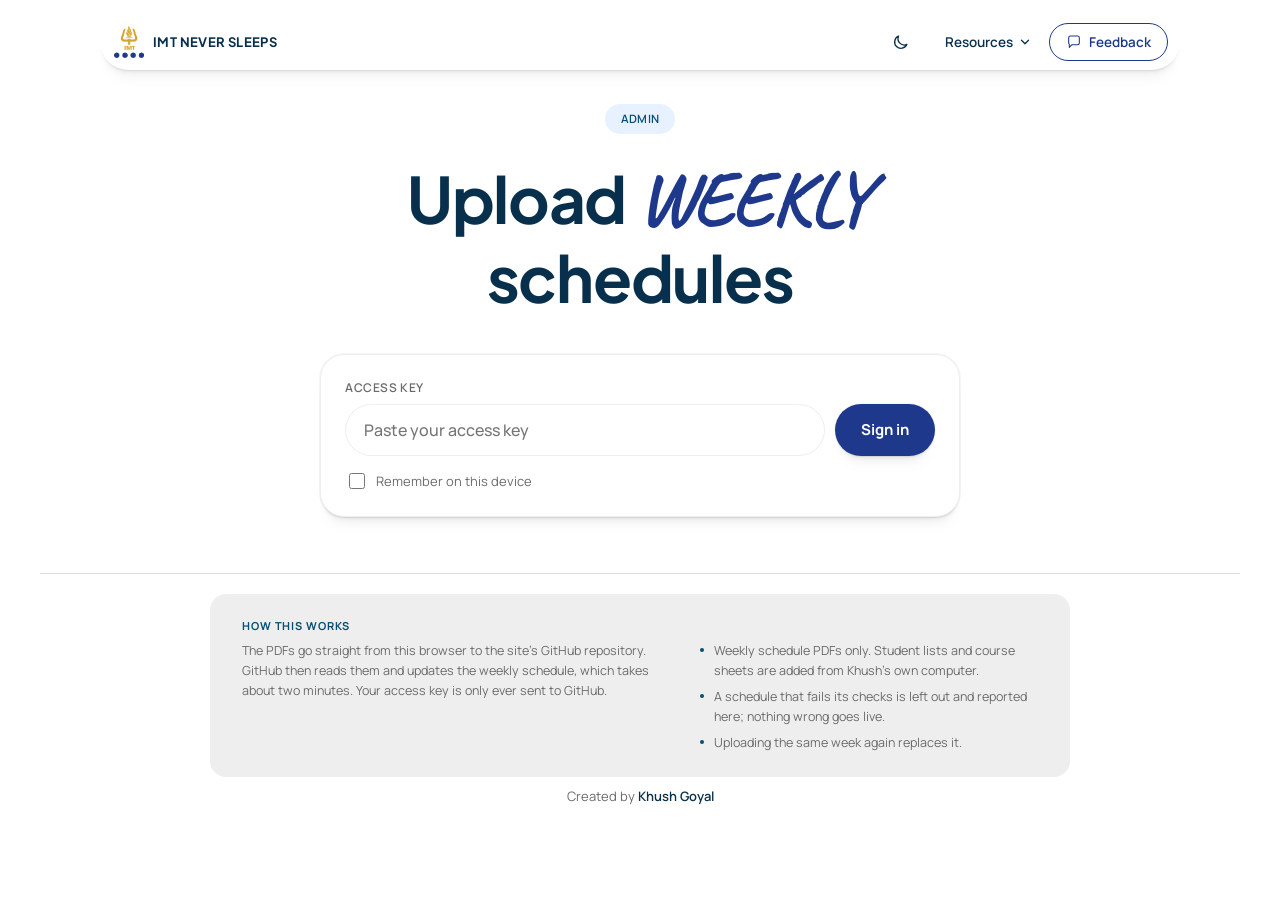
<file: upload/index.html>
<!DOCTYPE html>
<html lang="en">
<head>
<meta charset="UTF-8">
<meta name="color-scheme" content="light dark">
<meta name="viewport" content="width=device-width, initial-scale=1.0, viewport-fit=cover">
<meta name="robots" content="noindex, nofollow">
<title>Upload · IMT Never Sleeps</title>
<link rel="icon" type="image/png" href="../assets/imt-logo.png">
<link rel="preconnect" href="https://fonts.gstatic.com" crossorigin>
<link rel="stylesheet" href="https://fonts.googleapis.com/css2?family=Manrope:wght@400;500;600;700&family=Plus+Jakarta+Sans:wght@500;600;700&family=Caveat:wght@600;700&display=swap">
<script src="../js/theme.js?v=702672a2"></script>
<link rel="stylesheet" href="../css/styles.css?v=0f2e48dd">
</head>
<body>

<header class="site-header" id="siteHeader">
  <div class="header-inner">
    <a class="brand" href="../" aria-label="IMT Never Sleeps, home">
      <img class="brand-icon" src="../assets/imt-logo.png" alt="" width="30" height="33">
      <span class="brand-name">IMT Never Sleeps</span>
    </a>
    <button class="theme-toggle" id="themeBtn" type="button" aria-label="Switch to dark mode" title="Switch to dark mode">
      <svg class="th-ico th-moon" viewBox="0 0 24 24" fill="none" aria-hidden="true"><path d="M20 14.500A8 8 0 0 1 9.500 4a8 8 0 1 0 10.500 10.500Z" stroke="currentColor" stroke-width="1.700" stroke-linejoin="round"/></svg>
      <svg class="th-ico th-sun" viewBox="0 0 24 24" fill="none" aria-hidden="true"><circle cx="12" cy="12" r="4" stroke="currentColor" stroke-width="1.700"/><path d="M12 3v2.200M12 18.800V21M3 12h2.200M18.800 12H21M5.600 5.600l1.600 1.600M16.800 16.800l1.600 1.600M5.600 18.400l1.600-1.600M16.800 7.200l1.600-1.600" stroke="currentColor" stroke-width="1.700" stroke-linecap="round"/></svg>
    </button>
    <button class="nav-toggle" id="navToggle" type="button" aria-label="Menu" aria-expanded="false" aria-controls="navMenu">
      <svg viewBox="0 0 24 24" fill="none" aria-hidden="true"><path d="M4 7h16M4 12h16M4 17h16" stroke="currentColor" stroke-width="1.9" stroke-linecap="round"/></svg>
    </button>
    <nav class="header-actions nav-menu" id="navMenu" aria-label="Site">
      <div class="nav-group" id="navRes">
        <button class="nav-link nav-res" id="resToggle" type="button" aria-expanded="false" aria-controls="resMenu">
          <svg viewBox="0 0 24 24" fill="none" aria-hidden="true"><rect x="4" y="4" width="6.500" height="6.500" rx="1.800" stroke="currentColor" stroke-width="1.600"/><rect x="13.500" y="4" width="6.500" height="6.500" rx="1.800" stroke="currentColor" stroke-width="1.600"/><rect x="4" y="13.500" width="6.500" height="6.500" rx="1.800" stroke="currentColor" stroke-width="1.600"/><rect x="13.500" y="13.500" width="6.500" height="6.500" rx="1.800" stroke="currentColor" stroke-width="1.600"/></svg>
          <span>Resources</span>
          <svg class="nav-chev" viewBox="0 0 24 24" fill="none" aria-hidden="true"><path d="M6 9l6 6 6-6" stroke="currentColor" stroke-width="2.2" stroke-linecap="round" stroke-linejoin="round"/></svg>
        </button>
        <div class="res-menu" id="resMenu">
          <a class="res-item" id="busNav" href="../bus/">
            <svg viewBox="0 0 24 24" fill="none" aria-hidden="true"><rect x="4.5" y="3.5" width="15" height="14" rx="3" stroke="currentColor" stroke-width="1.6"/><path d="M4.5 11h15M8 17.5V20M16 17.5V20" stroke="currentColor" stroke-width="1.6" stroke-linecap="round"/><circle cx="8.3" cy="14.200" r="1" fill="currentColor"/><circle cx="15.700" cy="14.200" r="1" fill="currentColor"/></svg>
            <span>Bus Schedule</span>
          </a>
          <div class="res-pair">
            <a class="res-item" id="lmsNav" href="https://lms.imt.edu/login/" target="_blank" rel="noopener">
              <svg viewBox="0 0 24 24" fill="none" aria-hidden="true"><path d="M2.500 9.500 12 5l9.500 4.500L12 14 2.500 9.500Z" stroke="currentColor" stroke-width="1.600" stroke-linejoin="round"/><path d="M6.500 11.800V16c0 1.200 2.500 2.500 5.500 2.500s5.500-1.300 5.500-2.500v-4.200M21.500 9.500V15" stroke="currentColor" stroke-width="1.600" stroke-linecap="round" stroke-linejoin="round"/></svg>
              <span>LMS</span>
            </a>
            <a class="res-item" id="erpNav" href="https://erp.imt.edu/login.htm" target="_blank" rel="noopener">
              <svg viewBox="0 0 24 24" fill="none" aria-hidden="true"><path d="M3 20.500h18M5 20.500V9.500M19 20.500V9.500M9.500 20.500V9.500M14.500 20.500V9.500M2.500 9 12 3.500 21.500 9H2.500Z" stroke="currentColor" stroke-width="1.600" stroke-linecap="round" stroke-linejoin="round"/></svg>
              <span>ERP</span>
            </a>
          </div>
        </div>
      </div>
      <button class="nav-link" id="signOut" type="button" hidden>
        <svg viewBox="0 0 24 24" fill="none" aria-hidden="true"><path d="M14 4h4a2 2 0 0 1 2 2v12a2 2 0 0 1-2 2h-4M10 16l-4-4 4-4M6 12h10" stroke="currentColor" stroke-width="1.600" stroke-linecap="round" stroke-linejoin="round"/></svg>
        <span>Sign out</span>
      </button>
      <a class="nav-link" id="feedbackNav" href="https://forms.gle/y2CWo8Nq7o2GqytcA" target="_blank" rel="noopener">
        <svg viewBox="0 0 24 24" fill="none" aria-hidden="true"><path d="M4 5.5A2.5 2.5 0 0 1 6.5 3h11A2.5 2.5 0 0 1 20 5.5v8A2.5 2.5 0 0 1 17.5 16H9l-4 4v-4.5A2.5 2.5 0 0 1 4 13.5v-8Z" stroke="currentColor" stroke-width="1.6" stroke-linejoin="round"/></svg>
        <span>Feedback</span>
      </a>
      <button class="nav-link nav-install" id="installNav" type="button" hidden>
        <svg viewBox="0 0 24 24" fill="none" aria-hidden="true"><rect x="6" y="2.5" width="12" height="19" rx="2.5" stroke="currentColor" stroke-width="1.6"/><path d="M12 7.5v7M9 12l3 3 3-3" stroke="currentColor" stroke-width="1.6" stroke-linecap="round" stroke-linejoin="round"/></svg>
        <span id="installNavText">Install app</span>
      </button>
    </nav>
  </div>
</header>

<div class="hero-glow" aria-hidden="true"></div>

<div class="wrap">
  <div class="hero" id="top">
    <span class="eyebrow">Admin</span>
    <h1>Upload <span class="cursive-accent">weekly</span><br>schedules</h1>
  </div>

  <!-- step 1: the access key -->
  <form class="search-card" id="signIn" autocomplete="off">
    <label class="field-label" for="key">Access key</label>
    <div class="search-row">
      <input id="key" class="up-input" type="password" placeholder="Paste your access key" autocomplete="off" spellcheck="false">
      <button class="btn-rainbow" type="submit" id="signInBtn">Sign in</button>
    </div>
    <label class="up-remember"><input type="checkbox" id="remember"> Remember on this device</label>
    <div id="signInErr" class="error" hidden></div>
  </form>

  <!-- step 2: the files -->
  <div class="search-card" id="uploader" hidden>
    <div class="up-drop" id="drop" tabindex="0" role="button" aria-label="Choose weekly schedule PDFs">
      <svg viewBox="0 0 24 24" fill="none" aria-hidden="true"><path d="M12 16V4M7 9l5-5 5 5" stroke="currentColor" stroke-width="1.6" stroke-linecap="round" stroke-linejoin="round"/><path d="M5 20h14" stroke="currentColor" stroke-width="1.6" stroke-linecap="round"/></svg>
      <div class="up-drop-title">Drop this week's schedule PDFs here</div>
      <div class="up-drop-sub">or tap to choose. All programmes and both batches together is fine; each file is recognised by what is in it, not by its name.</div>
      <input id="files" type="file" accept="application/pdf,.pdf" multiple hidden>
    </div>
    <ul class="up-files" id="fileList" hidden></ul>
    <div class="actions up-actions">
      <button class="btn-rainbow" id="sendBtn" type="button" disabled>Upload</button>
      <button class="btn-ghost" id="clearFiles" type="button" hidden>Clear</button>
    </div>
    <div id="upErr" class="error" hidden></div>
  </div>

  <!-- step 3: what happened -->
  <div class="notice-card up-status" id="status" hidden aria-live="polite">
    <h2 class="notice-title" id="statusTitle"></h2>
    <p class="notice-text" id="statusText"></p>
    <ul class="up-report" id="report" hidden></ul>
    <a class="btn-ghost" id="runLink" target="_blank" rel="noopener" hidden>Open the run on GitHub</a>
  </div>
</div>

<footer>
  <div class="disclaimer">
    <span class="disclaimer-label">How this works</span>
    <div class="disclaimer-body">
      <p class="disclaimer-text">The PDFs go straight from this browser to the site's GitHub repository. GitHub then reads them and updates the weekly schedule, which takes about two minutes. Your access key is only ever sent to GitHub.</p>
      <ul class="disclaimer-list">
        <li>Weekly schedule PDFs only. Student lists and course sheets are added from Khush's own computer.</li>
        <li>A schedule that fails its checks is left out and reported here; nothing wrong goes live.</li>
        <li>Uploading the same week again replaces it.</li>
      </ul>
    </div>
  </div>
  <span class="credit">Created by <a href="https://www.linkedin.com/in/khushgoyal17/" target="_blank" rel="noopener">Khush Goyal</a></span>
</footer>

<script src="../js/portal-config.js?v=f7674711"></script>
<script src="../js/site-data.js?v=b05ead50"></script>
<script src="../js/common.js?v=4206e71f"></script>
<script src="app.js?v=f1c4c51d"></script>
</body>
</html>
</file>
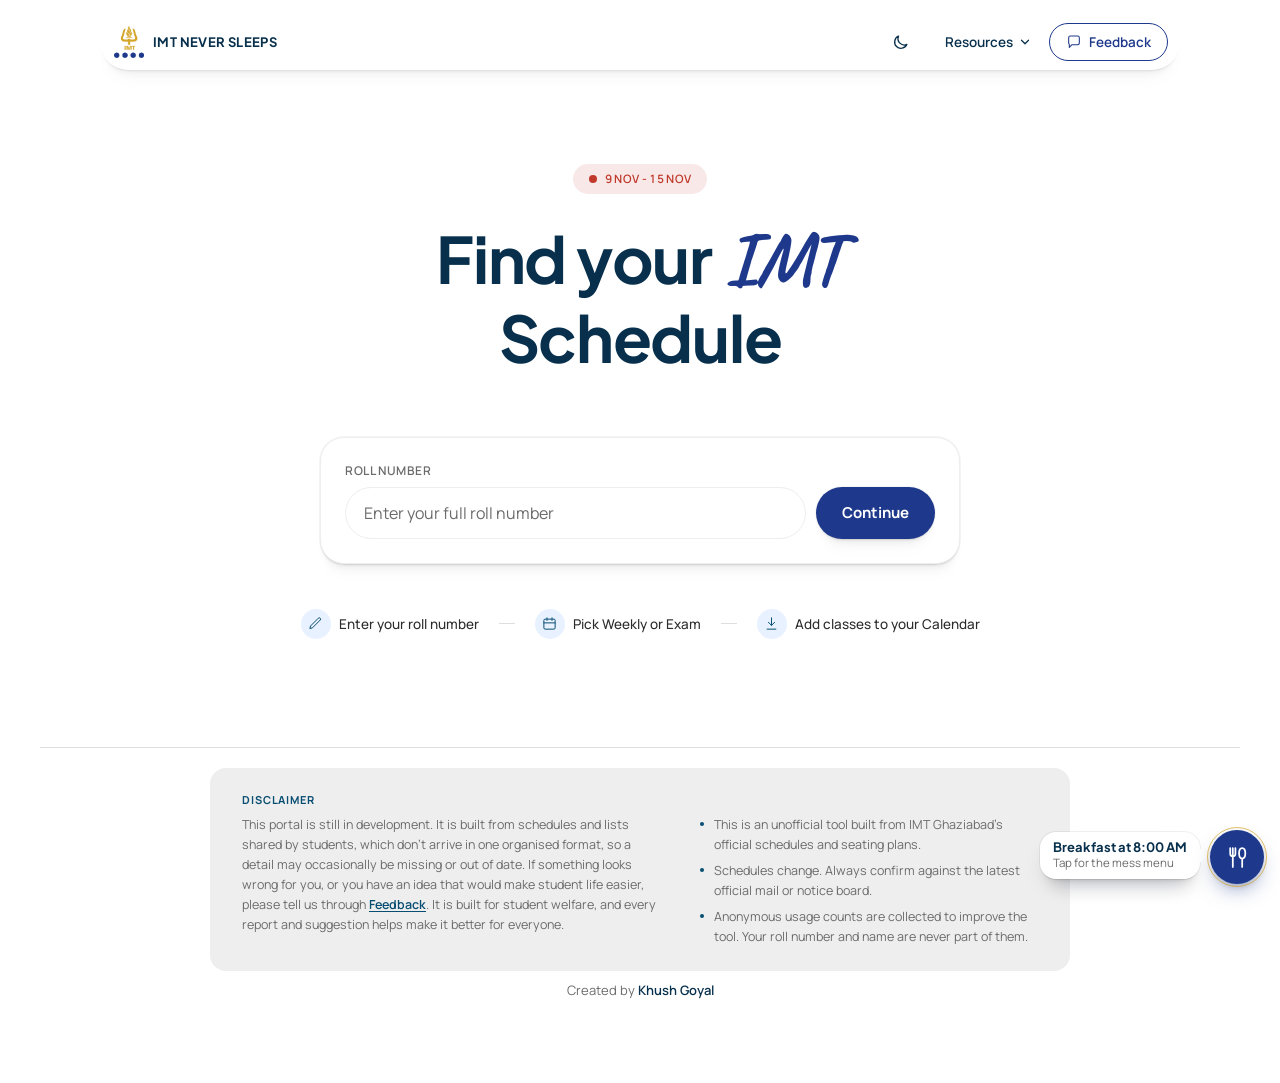
<file: weekly-seat/index.html>
<!DOCTYPE html>
<html lang="en-IN">
<head>
<meta charset="UTF-8">
<meta name="viewport" content="width=device-width, initial-scale=1.0, viewport-fit=cover">
<title>IMT Ghaziabad Weekly Class Schedule | IMT Never Sleeps</title>
<meta name="description" content="See your IMT Ghaziabad weekly class schedule by roll number: a day-by-day timetable with rooms and sessions for PGDM, BFS and DCP, with Google Calendar.">
<!--seo:head-->
<link rel="canonical" href="https://imtneversleeps.com/weekly-seat/">
<meta name="robots" content="index, follow, max-image-preview:large, max-snippet:-1">
<meta property="og:type" content="website">
<meta property="og:site_name" content="IMT Never Sleeps">
<meta property="og:locale" content="en_IN">
<meta property="og:title" content="IMT Ghaziabad Weekly Class Schedule | IMT Never Sleeps">
<meta property="og:description" content="See your IMT Ghaziabad weekly class schedule by roll number: a day-by-day timetable with rooms and sessions for PGDM, BFS and DCP, with Google Calendar.">
<meta property="og:url" content="https://imtneversleeps.com/weekly-seat/">
<meta property="og:image" content="https://imtneversleeps.com/assets/og-image.png">
<meta property="og:image:width" content="1200">
<meta property="og:image:height" content="630">
<meta property="og:image:alt" content="IMT Never Sleeps: class schedule, exam seat, bus and mess menu for IMT Ghaziabad">
<meta name="twitter:card" content="summary_large_image">
<meta name="twitter:title" content="IMT Ghaziabad Weekly Class Schedule | IMT Never Sleeps">
<meta name="twitter:description" content="See your IMT Ghaziabad weekly class schedule by roll number: a day-by-day timetable with rooms and sessions for PGDM, BFS and DCP, with Google Calendar.">
<meta name="twitter:image" content="https://imtneversleeps.com/assets/og-image.png">
<script type="application/ld+json">{"@context":"https://schema.org","@graph":[{"@type":"WebPage","@id":"https://imtneversleeps.com/weekly-seat/#webpage","url":"https://imtneversleeps.com/weekly-seat/","name":"IMT Ghaziabad Weekly Class Schedule | IMT Never Sleeps","description":"See your IMT Ghaziabad weekly class schedule by roll number: a day-by-day timetable with rooms and sessions for PGDM, BFS and DCP, with Google Calendar.","inLanguage":"en-IN","isPartOf":{"@id":"https://imtneversleeps.com/#website"},"dateModified":"2026-11-06","primaryImageOfPage":{"@type":"ImageObject","url":"https://imtneversleeps.com/assets/og-image.png"},"breadcrumb":{"@id":"https://imtneversleeps.com/weekly-seat/#breadcrumb"}},{"@type":"BreadcrumbList","@id":"https://imtneversleeps.com/weekly-seat/#breadcrumb","itemListElement":[{"@type":"ListItem","position":1,"name":"Home","item":"https://imtneversleeps.com/"},{"@type":"ListItem","position":2,"name":"Weekly schedule","item":"https://imtneversleeps.com/weekly-seat/"}]}]}</script>
<!--/seo:head-->
<link rel="icon" type="image/png" href="../assets/imt-logo.png">
<link rel="manifest" href="../manifest.webmanifest">
<meta name="theme-color" content="#ffffff">
<meta name="color-scheme" content="light dark">
<meta name="apple-mobile-web-app-capable" content="yes">
<meta name="mobile-web-app-capable" content="yes">
<meta name="apple-mobile-web-app-title" content="IMT Never Sleeps">
<link rel="apple-touch-icon" href="../assets/apple-touch-icon.png?v=diwali">
<link rel="preconnect" href="https://fonts.gstatic.com" crossorigin>
<link rel="stylesheet" href="https://fonts.googleapis.com/css2?family=Manrope:wght@400;500;600;700&family=Plus+Jakarta+Sans:wght@500;600;700&family=Caveat:wght@600;700&display=swap">
<script src="../js/theme.js?v=702672a2"></script>
<script>try{if(sessionStorage.getItem('imt.pre'))document.documentElement.classList.add('pre-quick')}catch(e){}</script>
<link rel="stylesheet" href="../css/styles.css?v=0f2e48dd">
<link rel="stylesheet" href="../css/festival.css?v=6473209a">
</head>
<body class="tool">
<div id="preloader" role="status" aria-label="Loading IMT Never Sleeps">
  <div class="pre-stage">
    <span class="pre-glow"></span>
    <svg class="pre-ring" viewBox="0 0 120 120" aria-hidden="true"><circle class="pre-track" cx="60" cy="60" r="54"/><circle cx="60" cy="60" r="54"/></svg>
    <span class="pre-tile"><img src="../assets/imt-logo.png" alt="" width="56" height="62"></span>
    <i class="pre-star s1"></i><i class="pre-star s2"></i><i class="pre-star s3"></i>
  </div>
  <div class="pre-name">IMT <b>Never</b> Sleeps</div>
  <div class="pre-bar"><i></i></div>
</div>
<noscript><style>#preloader{display:none!important}</style></noscript>


<header class="site-header" id="siteHeader">
  <div class="header-inner">
    <a class="brand" href="../" aria-label="IMT Never Sleeps, home">
      <img class="brand-icon" src="../assets/imt-logo.png" alt="" width="30" height="33">
      <span class="brand-name">IMT Never Sleeps</span>
    </a>
    <button class="theme-toggle" id="themeBtn" type="button" aria-label="Switch to dark mode" title="Switch to dark mode">
      <svg class="th-ico th-moon" viewBox="0 0 24 24" fill="none" aria-hidden="true"><path d="M20 14.500A8 8 0 0 1 9.500 4a8 8 0 1 0 10.500 10.500Z" stroke="currentColor" stroke-width="1.700" stroke-linejoin="round"/></svg>
      <svg class="th-ico th-sun" viewBox="0 0 24 24" fill="none" aria-hidden="true"><circle cx="12" cy="12" r="4" stroke="currentColor" stroke-width="1.700"/><path d="M12 3v2.200M12 18.800V21M3 12h2.200M18.800 12H21M5.600 5.600l1.600 1.600M16.800 16.800l1.600 1.600M5.600 18.400l1.600-1.600M16.800 7.200l1.600-1.600" stroke="currentColor" stroke-width="1.700" stroke-linecap="round"/></svg>
    </button>
    <button class="nav-toggle" id="navToggle" type="button" aria-label="Menu" aria-expanded="false" aria-controls="navMenu">
      <svg viewBox="0 0 24 24" fill="none" aria-hidden="true"><path d="M4 7h16M4 12h16M4 17h16" stroke="currentColor" stroke-width="1.9" stroke-linecap="round"/></svg>
    </button>
    <nav class="header-actions nav-menu" id="navMenu" aria-label="Site">
      <div class="nav-group" id="navRes">
        <button class="nav-link nav-res" id="resToggle" type="button" aria-expanded="false" aria-controls="resMenu">
          <svg viewBox="0 0 24 24" fill="none" aria-hidden="true"><rect x="4" y="4" width="6.500" height="6.500" rx="1.800" stroke="currentColor" stroke-width="1.600"/><rect x="13.500" y="4" width="6.500" height="6.500" rx="1.800" stroke="currentColor" stroke-width="1.600"/><rect x="4" y="13.500" width="6.500" height="6.500" rx="1.800" stroke="currentColor" stroke-width="1.600"/><rect x="13.500" y="13.500" width="6.500" height="6.500" rx="1.800" stroke="currentColor" stroke-width="1.600"/></svg>
          <span>Resources</span>
          <svg class="nav-chev" viewBox="0 0 24 24" fill="none" aria-hidden="true"><path d="M6 9l6 6 6-6" stroke="currentColor" stroke-width="2.2" stroke-linecap="round" stroke-linejoin="round"/></svg>
        </button>
        <div class="res-menu" id="resMenu">
          <a class="res-item" id="busNav" href="../bus/">
            <svg viewBox="0 0 24 24" fill="none" aria-hidden="true"><rect x="4.5" y="3.5" width="15" height="14" rx="3" stroke="currentColor" stroke-width="1.6"/><path d="M4.5 11h15M8 17.5V20M16 17.5V20" stroke="currentColor" stroke-width="1.6" stroke-linecap="round"/><circle cx="8.3" cy="14.200" r="1" fill="currentColor"/><circle cx="15.700" cy="14.200" r="1" fill="currentColor"/></svg>
            <span>Bus Schedule</span>
          </a>
          <div class="res-pair">
            <a class="res-item" id="lmsNav" href="https://lms.imt.edu/login/" target="_blank" rel="noopener">
              <svg viewBox="0 0 24 24" fill="none" aria-hidden="true"><path d="M2.500 9.500 12 5l9.500 4.500L12 14 2.500 9.500Z" stroke="currentColor" stroke-width="1.600" stroke-linejoin="round"/><path d="M6.500 11.800V16c0 1.200 2.500 2.500 5.500 2.500s5.500-1.300 5.500-2.500v-4.200M21.500 9.500V15" stroke="currentColor" stroke-width="1.600" stroke-linecap="round" stroke-linejoin="round"/></svg>
              <span>LMS</span>
            </a>
            <a class="res-item" id="erpNav" href="https://erp.imt.edu/login.htm" target="_blank" rel="noopener">
              <svg viewBox="0 0 24 24" fill="none" aria-hidden="true"><path d="M3 20.500h18M5 20.500V9.500M19 20.500V9.500M9.500 20.500V9.500M14.500 20.500V9.500M2.500 9 12 3.500 21.500 9H2.500Z" stroke="currentColor" stroke-width="1.600" stroke-linecap="round" stroke-linejoin="round"/></svg>
              <span>ERP</span>
            </a>
          </div>
        </div>
      </div>
      <a class="nav-link" id="feedbackNav" href="https://forms.gle/y2CWo8Nq7o2GqytcA" target="_blank" rel="noopener">
        <svg viewBox="0 0 24 24" fill="none" aria-hidden="true"><path d="M4 5.5A2.5 2.5 0 0 1 6.5 3h11A2.5 2.5 0 0 1 20 5.5v8A2.5 2.5 0 0 1 17.5 16H9l-4 4v-4.5A2.5 2.5 0 0 1 4 13.5v-8Z" stroke="currentColor" stroke-width="1.6" stroke-linejoin="round"/></svg>
        <span>Feedback</span>
      </a>
      <button class="nav-link nav-install" id="installNav" type="button" hidden>
        <svg viewBox="0 0 24 24" fill="none" aria-hidden="true"><rect x="6" y="2.5" width="12" height="19" rx="2.5" stroke="currentColor" stroke-width="1.6"/><path d="M12 7.5v7M9 12l3 3 3-3" stroke="currentColor" stroke-width="1.6" stroke-linecap="round" stroke-linejoin="round"/></svg>
        <span id="installNavText">Install app</span>
      </button>
    </nav>
  </div>
</header>

<div class="hero-glow" aria-hidden="true"></div>

<div class="wrap">
  <div class="hero" id="top">
    <span class="eyebrow" id="eyebrow" hidden></span>
    <h1>Your <span class="cursive-accent">weekly</span><br>schedule</h1>
  </div>

  <div id="notice" class="notice-card" hidden>
    <h2 class="notice-title" id="noticeTitle"></h2>
    <p class="notice-text" id="noticeText"></p>
    <a class="btn-ghost" id="noticeBack" href="../">Back to portal</a>
  </div>

  <div id="results" hidden>
    <div class="ticket-head id-card">
      <div class="id-head">
        <div class="id-who">
          <div class="roll-lbl" id="weekOut"></div>
          <div class="roll-val" id="nameOut"></div>
        </div>
        <a class="btn-ghost id-back" id="backBtn" href="../">
          <svg viewBox="0 0 24 24" fill="none" aria-hidden="true"><path d="M19 12H5M11 6l-6 6 6 6" stroke="currentColor" stroke-width="2.2" stroke-linecap="round" stroke-linejoin="round"/></svg>
          Back to portal
        </a>
      </div>
      <div class="id-chips" id="metaOut"></div>
      <div class="actions id-foot">
        <button class="btn-ghost" id="otherWeekBtn" type="button" hidden></button>
        <p class="cal-hint"><span class="cal-hint-icon" aria-hidden="true"><svg viewBox="0 0 24 24" fill="none" aria-hidden="true"><rect x="3" y="5" width="18" height="16" rx="2.5" stroke="currentColor" stroke-width="1.8"/><path d="M8 3v4M16 3v4M3 10h18" stroke="currentColor" stroke-width="1.8" stroke-linecap="round"/><path d="M12 13v5M9.5 15.5h5" stroke="currentColor" stroke-width="1.8" stroke-linecap="round"/></svg></span>on any class adds it to Google Calendar.</p>
      </div>
    </div>
    <div class="view-banner" id="banner" hidden></div>
    <div id="list"></div>
  </div>

  <!--seo:about--><noscript><section class="seo-about" id="about" aria-labelledby="aboutTitle"><h2 id="aboutTitle">About the weekly schedule</h2><p>The weekly schedule shows your own timetable for the current week at IMT Ghaziabad, built from the schedules shared with students and updated with every revision.</p><h2>Frequently asked questions</h2><div class="seo-faq"><div class="seo-q"><h3>What does the weekly schedule show?</h3><p>For your roll number it shows each day&#x27;s classes with the time, room, course and session number, including your electives and your Design Thinking or other group sessions. Holidays and revised classes are marked on the day.</p></div><div class="seo-q"><h3>Can I add my classes to Google Calendar?</h3><p>Yes. Tap the calendar button on any class to add that class to Google Calendar with its time and room.</p></div><div class="seo-q"><h3>Why does a class show a different room or time than before?</h3><p>Schedules are revised during the week. The page always shows the latest revision shared with students, so check it again before you leave.</p></div></div></section></noscript><!--/seo:about-->
</div>

<footer>
  <div class="disclaimer">
    <span class="disclaimer-label">Disclaimer</span>
    <div class="disclaimer-body">
      <p class="disclaimer-text">This portal is still in development. It is built from schedules and lists shared by students, which don't arrive in one organised format, so a detail may occasionally be missing or out of date. If something looks wrong for you, or you have an idea that would make student life easier, please tell us through <a href="https://forms.gle/y2CWo8Nq7o2GqytcA" target="_blank" rel="noopener">Feedback</a>. It is built for student welfare, and every report and suggestion helps make it better for everyone.</p>
      <ul class="disclaimer-list">
        <li>This is an unofficial tool built from IMT Ghaziabad's official weekly schedules and student lists.</li>
        <li>Classes get rescheduled. Always confirm against the latest official schedule mail.</li>
      </ul>
    </div>
  </div>
  <span class="credit">Created by <a href="https://www.linkedin.com/in/khushgoyal17/" target="_blank" rel="noopener">Khush Goyal</a></span>
</footer>

<script src="../js/portal-config.js?v=f7674711"></script>
<script src="../js/site-data.js?v=b05ead50"></script>
<script src="../js/roster-data.js?v=92a69fc8"></script>
<script src="js/weekly-data.js?v=dd15d9fd"></script>
<script src="../js/common.js?v=4206e71f"></script>
<script src="../js/festival.js?v=316a29ea"></script>
<script src="../js/halloween.js?v=b60eede7"></script>
<script src="../js/mess-data.js?v=0dbd1d7c"></script>
<script src="../js/mess.js?v=8ed478b9"></script>
<script src="../js/install.js?v=9e785a9f"></script>
<script src="js/app.js?v=36ef481e"></script>
<script src="../js/preloader.js?v=bb9ffc0e"></script>
</body>
</html>
</file>
<file: css/styles.css>
:root{
  color-scheme: light;

  /* ---- Portrait design tokens (see DESIGN FILE/) ---- */
  --color-portrait-ink:#08304c;
  --color-nautical-teal:#084e72;
  /* sampled directly from assets/imt-logo.png: the torch's gold and the wordmark's navy */
  --color-imt-navy:#1e398c;
  --color-imt-gold:#d4a52a;
  --color-graphite-body:#2c2c2c;
  --color-slate-helper:#6b6b6b;
  --color-ash-divider:#dedede;
  --color-mist-hairline:#eeeeee;
  --color-white-canvas:#ffffff;
  --color-mint-wash:#d7ffe2;
  --color-sky-wash:#e8f1ff;
  --color-peach-wash:#ffebd6;
  /* Functional exception: the design file has no semantic error color of its own
     (its palette is two navy inks + one decorative rainbow), so this is a
     pragmatic addition for a real UI error state, not a brand hue. */
  --color-danger:#c0392b;

  /* More tokens, so the dark theme (end of this file) can change them.
     --color-page is the page behind the cards; --color-accent is the navy
     when it is used as text, a border or an icon (the navy as a button
     background stays --color-imt-navy). */
  --color-page:#ffffff;
  --color-accent:#1e398c;
  --color-drop:#fbfcfe;
  --color-row:#f8f9fb;
  --color-gone:#b4b9c2;
  --color-ok-ink:#0c4a2c;
  --color-bad-ink:#7c2018;
  --color-sun-ink:#b9770e;

  /* Fonts: Switzer/Basier Circle are commercial and unavailable on Google Fonts,
     so we use the design file's own listed substitutes. */
  --font-switzer:'Manrope', ui-sans-serif, system-ui, -apple-system, "Segoe UI", Roboto, sans-serif;
  --font-basier-circle:'Plus Jakarta Sans', ui-sans-serif, system-ui, -apple-system, "Segoe UI", Roboto, sans-serif;
  --font-cursive:'Caveat', cursive;

  --page-max-width:1200px;

  --radius-nav:28px;
  --radius-tags:9999px;
  --radius-cards:24px;
  --radius-buttons:28px;

  --shadow-md: rgba(0,0,0,.03) 0 16px 16px -8px, rgba(0,0,0,.03) 0 10px 10px -5px, rgba(0,0,0,.03) 0 5px 5px -2.5px, rgba(0,0,0,.03) 0 3px 3px -1.5px, rgba(0,0,0,.03) 0 2px 2px -1px, rgba(0,0,0,.03) 0 1px 1px -.5px;
  --shadow-subtle-2: oklab(0 0 0 / .04) 0 0 0 1px, rgba(0,0,0,.03) 0 16px 16px -8px, rgba(0,0,0,.03) 0 10px 10px -5px, rgba(0,0,0,.03) 0 5px 5px -2.5px, rgba(0,0,0,.03) 0 3px 3px -1.5px, rgba(0,0,0,.03) 0 2px 2px -1px, rgba(0,0,0,.03) 0 1px 1px -.5px;
  --shadow-subtle-3: oklab(0 0 0 / .06) 0 0 0 1px, rgba(0,0,0,.07) 0 20px 20px -10px, rgba(0,0,0,.04) 0 10px 10px -5px, rgba(0,0,0,.03) 0 5px 5px -2.5px, rgba(0,0,0,.03) 0 3px 3px -1.5px, rgba(0,0,0,.03) 0 2px 2px -1px, rgba(0,0,0,.03) 0 1px 1px -.5px;
}

*{box-sizing:border-box}
html,body{background:var(--color-page)}
body{
  margin:0;
  color:var(--color-portrait-ink);
  font-family:var(--font-switzer);
  font-variant-numeric:tabular-nums;
  -webkit-font-smoothing:antialiased;
  overflow-x:hidden;
  /* "clip", like the html rule near the end of this file, cuts anything that
     sticks out sideways without making the body a scroll area of its own;
     as a scroll area it would stop the header below from staying put */
  overflow-x:clip;
  /* No "perspective" on the body: it put the sticky header inside a 3D
     rendering context, which makes it shake while scrolling. The 3D tilts
     below carry their own perspective() instead. */
}
h1,h2,h3{ font-family:var(--font-basier-circle); text-wrap:balance; margin:0; }
a{color:inherit}

/* ---------- header ---------- */
.site-header{
  position:sticky; top:14px; z-index:30;
  max-width:calc(var(--page-max-width) - 80px);
  margin:0 auto; padding:0 20px;
  transform-origin:top center;
  animation:dropIn .7s cubic-bezier(.2,.8,.2,1) .02s backwards;
}
.header-inner{
  display:flex; align-items:center; justify-content:space-between; gap:12px;
  background:var(--color-white-canvas);
  border-radius:var(--radius-nav);
  box-shadow:var(--shadow-md);
  padding:8px 12px 8px 14px;
  transition:box-shadow .3s ease;
}
.site-header.is-scrolled .header-inner{ box-shadow:var(--shadow-subtle-3); }

.brand{ display:inline-flex; align-items:center; gap:9px; text-decoration:none; color:var(--color-portrait-ink); min-width:0; }
.brand-icon{ flex-shrink:0; display:block; object-fit:contain; }
.brand-name{ font-family:var(--font-basier-circle); font-weight:700; font-size:13px; letter-spacing:.03em; text-transform:uppercase; white-space:nowrap; overflow:hidden; text-overflow:ellipsis; }

.btn-contact{
  display:inline-flex; align-items:center; gap:6px;
  font:inherit; font-weight:600; font-size:13.5px;
  padding:10px 18px; border-radius:var(--radius-buttons);
  border:1.5px solid var(--color-accent); color:var(--color-accent); background:var(--color-white-canvas);
  text-decoration:none; white-space:nowrap;
  transition:transform .15s cubic-bezier(.2,.8,.2,1), background .2s ease, color .2s ease;
}
.btn-contact svg{ width:15px;height:15px;flex-shrink:0; }
.btn-contact:hover{ background:var(--color-imt-navy); color:#fff; transform:translateY(-2px); }
.btn-contact:active{ transform:translateY(0) scale(.97); }

/* The entrance animations play and then let go ('backwards', not 'forwards'): the element goes back to its
   ordinary styles, with no transform left on it at all. A leftover transform, even an identity one, gives a
   sticky header its own paint layer, which is what shakes while scrolling on a phone. */
@keyframes dropIn{ from{ opacity:0; transform:perspective(1600px) translateY(-16px) rotateX(8deg); } }

/* soft one-off radial glow behind the hero only, per the source design system */
.hero-glow{
  position:absolute; left:50%; top:64px;
  width:min(900px,100vw); height:min(520px,70vw);
  transform:translateX(-50%);
  background:radial-gradient(min(560px,90vw) min(360px,60vw) at 50% 30%, color-mix(in srgb, var(--color-imt-gold) 14%, transparent) 0%, transparent 70%);
  z-index:-1; pointer-events:none;
}

.wrap{
  max-width:860px;
  margin:0 auto;
  padding-inline:20px;
  padding-block:48px 0;
  position:relative;
  z-index:1;
}
.hero,.search-card,#emptyState{
  max-width:640px;
  margin-left:auto;
  margin-right:auto;
}

/* ---------- hero ---------- */
.hero{
  text-align:center;
  transform-origin:top center;
  animation:heroIn .8s cubic-bezier(.2,.8,.2,1) .12s backwards;
}
@keyframes heroIn{ from{ opacity:0; transform:perspective(1600px) translateY(18px) rotateX(6deg); } }

.eyebrow{
  display:inline-flex;align-items:center;gap:6px;
  font-size:11.5px;font-weight:600;letter-spacing:.03em;text-transform:uppercase;
  color:var(--color-nautical-teal);
  background:var(--color-sky-wash);
  padding:7px 16px;border-radius:var(--radius-tags);
  margin-bottom:22px;
  max-width:100%;
  text-align:center;
  white-space:nowrap;
  line-height:1.4;
}
@media (max-width:480px){
  .eyebrow{ font-size:9.5px; letter-spacing:.01em; padding:6px 12px; white-space:normal; }
}

h1{
  font-size:clamp(34px,7vw,64px);
  font-weight:700;
  letter-spacing:-0.02em;
  line-height:1.12;
  color:var(--color-portrait-ink);
  margin-bottom:0;
}
.cursive-accent{
  font-family:var(--font-cursive);
  font-weight:700;
  font-size:1.2em;
  color:var(--color-accent);
  padding-inline:2px;
}

/* ---------- search ---------- */
.search-card{
  margin-top:40px;
  background:var(--color-white-canvas);
  border:1px solid var(--color-mist-hairline);
  border-radius:var(--radius-cards);
  box-shadow:var(--shadow-subtle-2);
  padding:24px;
  animation:cardIn .7s cubic-bezier(.2,.8,.2,1) .24s backwards;
  transition:box-shadow .35s ease;
}
@keyframes cardIn{ from{ opacity:0; transform:translateY(var(--rise, 20px)); } }
.search-card:hover{ box-shadow:var(--shadow-subtle-3); }

.field-label{
  display:block;font-size:12px;font-weight:600;letter-spacing:.05em;text-transform:uppercase;
  color:var(--color-slate-helper);margin-bottom:8px;
}
.search-row{display:flex;gap:10px;position:relative}
#roll{
  flex:1;
  min-width:0;
  font:inherit;
  font-size:16px;
  font-weight:500;
  letter-spacing:.02em;
  padding:14px 18px;
  border-radius:var(--radius-tags);
  border:1.5px solid var(--color-mist-hairline);
  background:var(--color-white-canvas);
  color:var(--color-portrait-ink);
  transition:border-color .2s ease;
}
#roll::placeholder{color:var(--color-slate-helper);letter-spacing:normal;font-weight:400}
#roll:focus{outline:none;border-color:var(--color-portrait-ink)}

/* IMT brand CTA - solid navy, sampled from the logo */
.btn-rainbow{
  position:relative;
  font:inherit;font-weight:700;font-size:15px;
  padding:12px 26px;border-radius:var(--radius-buttons);
  color:#fff;cursor:pointer;
  white-space:nowrap;
  border:none;
  background-color:var(--color-imt-navy);
  box-shadow:var(--shadow-subtle-2);
  transition:transform .15s cubic-bezier(.2,.8,.2,1), box-shadow .15s ease, filter .15s ease;
}
.btn-rainbow:hover{ transform:perspective(900px) translateY(-2px) rotateX(4deg); box-shadow:var(--shadow-md); filter:brightness(1.12); }
.btn-rainbow:active{ transform:translateY(0) scale(.97); }

.error{
  margin-top:14px;font-size:14px;color:var(--color-danger);font-weight:500;
  display:flex;gap:6px;align-items:flex-start;
}

/* ---------- steps strip ---------- */
.steps-strip{
  display:flex; justify-content:center; align-items:center;
  flex-wrap:nowrap;
  gap:8px 20px;
  max-width:100%; margin:28px auto 0;
  --rise:14px;
  animation:cardIn .6s cubic-bezier(.2,.8,.2,1) .34s backwards;
}
.step{ display:flex; align-items:center; gap:8px; transition:transform .2s cubic-bezier(.2,.8,.2,1); white-space:nowrap; }
.step-badge{
  width:30px;height:30px;flex-shrink:0;
  border-radius:50%;
  background:var(--color-sky-wash); color:var(--color-nautical-teal);
  display:flex;align-items:center;justify-content:center;
}
.step-badge svg{ width:15px;height:15px; }
.step-text{ font-size:13.5px; color:var(--color-graphite-body); font-weight:500; }
.step + .step::before{
  content:"";
  width:16px;height:1px;background:var(--color-ash-divider);
  margin-right:12px;
  align-self:center;
  flex-shrink:0;
}
@media (max-width:900px){
  .steps-strip{ flex-wrap:wrap; }
}
@media (max-width:520px){
  .steps-strip{ flex-direction:column; align-items:center; gap:12px; }
  .step + .step::before{ display:none; }
}

/* ---------- results ---------- */
#results{margin-top:40px}
.ticket-head{
  display:flex;justify-content:space-between;align-items:flex-end;gap:12px;
  margin-bottom:16px;flex-wrap:wrap;
}
.ticket-head .roll-lbl{font-size:12px;color:var(--color-slate-helper);letter-spacing:.05em;text-transform:uppercase;font-weight:600}
.ticket-head .roll-val{font-size:24px;font-weight:700;color:var(--color-portrait-ink);letter-spacing:-.01em;font-family:var(--font-basier-circle)}
.ticket-head .roll-roster{font-size:13px;color:var(--color-slate-helper);font-weight:500;margin-top:2px}
.count-badge{
  font-size:13px;font-weight:600;color:var(--color-nautical-teal);
  background:var(--color-sky-wash);
  padding:6px 14px;border-radius:var(--radius-tags);white-space:nowrap;
}

.actions{display:flex;gap:10px;margin-bottom:26px;flex-wrap:wrap}
.btn-ghost{
  display:inline-flex;align-items:center;justify-content:center;gap:6px;
  font:inherit;font-weight:600;font-size:14px;
  padding:11px 22px;border-radius:var(--radius-buttons);cursor:pointer;
  border:1.5px solid var(--color-mist-hairline);background:var(--color-white-canvas);color:var(--color-portrait-ink);
  transition:transform .15s ease, border-color .15s ease, background .2s ease, color .2s ease;
}
.btn-ghost svg{ width:16px;height:16px;flex-shrink:0; }
.btn-ghost:hover{ background:var(--color-imt-navy); border-color:var(--color-imt-navy); color:#fff; transform:translateY(-2px); }
.btn-ghost:active{ transform:translateY(0) scale(.97); }

.day-group{margin-bottom:28px}
.day-title{
  font-size:13px;font-weight:700;letter-spacing:.04em;text-transform:uppercase;
  color:var(--color-slate-helper);margin:0 0 12px;
  display:flex;align-items:center;gap:10px;
}
.day-title::after{content:"";flex:1;height:1px;background:var(--color-ash-divider)}

.card-grid{
  display:grid;
  grid-template-columns:repeat(2,1fr);
  gap:14px;
}
@media (max-width:640px){
  .card-grid{ grid-template-columns:1fr; }
}

.exam-card{
  background:var(--color-white-canvas);
  border:1px solid var(--color-mist-hairline);
  border-radius:var(--radius-cards);
  padding:20px 22px;
  box-shadow:var(--shadow-subtle-2);
  transform-origin:top center;
  animation:cardReveal .55s cubic-bezier(.2,.8,.2,1) backwards;
  transition:transform .25s cubic-bezier(.2,.8,.2,1), box-shadow .25s ease;
}   /* no will-change: it made every card its own paint layer, which stutters a phone */
.exam-card:hover{ box-shadow:var(--shadow-subtle-3); }
@keyframes cardReveal{ from{ opacity:0; transform:perspective(1600px) translateY(16px) rotateX(-6deg); } }

.exam-subject{font-weight:700;font-size:16px;color:var(--color-portrait-ink);line-height:1.4;margin-bottom:16px}

.detail-grid{
  display:grid;
  grid-template-columns:repeat(2,1fr);
  gap:12px;
}
.detail{
  background:var(--tint, var(--color-mist-hairline));
  border-radius:12px;
  padding:10px 12px;
}
.detail .k{
  font-size:10.5px;font-weight:600;text-transform:uppercase;letter-spacing:.05em;
  color:var(--color-slate-helper);margin-bottom:4px;
}
.detail .v{font-size:15px;font-weight:700;color:var(--color-portrait-ink)}

.card-cal-link{
  display:inline-flex; align-items:center; gap:5px;
  margin-top:14px;
  font-size:12.5px; font-weight:600; color:var(--color-nautical-teal);
  text-decoration:none;
}
.card-cal-link svg{ width:13px;height:13px;flex-shrink:0; }
.card-cal-link:hover{ text-decoration:underline; }

.empty{
  text-align:center;padding:48px 20px;color:var(--color-slate-helper);font-size:14.5px;font-weight:400;
}

/* ---------- footer ---------- */
footer{
  max-width:var(--page-max-width);
  margin:56px auto 0;padding:20px 20px 40px;
  border-top:1px solid var(--color-ash-divider);
  display:flex;flex-direction:column;align-items:center;gap:10px;
  text-align:center;
}
.disclaimer{
  width:100%; max-width:560px;
  text-align:left;
  background:var(--color-mist-hairline);
  border-radius:16px;
  padding:16px 20px;
}
.disclaimer-label{
  display:block;
  font-size:11px;font-weight:700;letter-spacing:.08em;text-transform:uppercase;
  color:var(--color-nautical-teal);
  margin-bottom:8px;
}
.disclaimer-list{ margin:0;padding:0;list-style:none;display:flex;flex-direction:column;gap:6px; }
.disclaimer-list li{
  position:relative;padding-left:14px;
  font-size:12px;line-height:1.55;color:var(--color-slate-helper);font-weight:400;
}
.disclaimer-list li::before{
  content:"";position:absolute;left:0;top:7px;
  width:4px;height:4px;border-radius:50%;
  background:var(--color-nautical-teal);
}
.disclaimer-text{ margin:0; font-size:12px;line-height:1.55;color:var(--color-slate-helper);font-weight:400; }
footer .credit{font-size:13px;color:var(--color-slate-helper);font-weight:400}
footer .credit a{color:var(--color-portrait-ink);text-decoration:none;font-weight:600}
footer .credit a:hover{text-decoration:underline}

[hidden]{display:none!important}

@media (prefers-reduced-motion: reduce){
  .site-header,.hero,.search-card,.steps-strip,.exam-card{ animation:none!important; opacity:1!important; transform:none!important; }
  .btn-rainbow:hover,.btn-contact:hover,.btn-ghost:hover,.exam-card:hover{ transform:none!important; }
  .exam-card{ transition:none!important; }
}

@media (max-width:480px){
  .detail-grid{grid-template-columns:repeat(2,1fr)}
  .search-card{ padding:18px; }
  .search-row{flex-direction:column; gap:8px;}
  #roll{ padding:11px 16px; }
  .btn-rainbow{ padding:11px 20px; font-size:14px; }
  .actions{flex-wrap:nowrap}
  .btn-rainbow,.btn-ghost{flex:1;text-align:center;padding-left:14px;padding-right:14px}
  .wrap{padding-block:36px 0}
  .brand-name{ font-size:12.5px; }
  .brand-icon{ width:24px; height:26px; }
  .btn-contact{ padding:9px 14px; font-size:12.5px; }
}

/* ============ PRINT: plain, one page, roll number + info only ============ */
@media print{
  @page{ size:auto; margin:10mm 14mm; }
  html,body{ background:#fff!important; }
  html,body,.wrap{ perspective:none!important; }
  .site-header,.hero-glow,.search-card,.steps-strip,.actions,.eyebrow,footer .disclaimer,.count-badge,.card-cal-link{ display:none!important; }
  body *{ animation:none!important; transform:none!important; box-shadow:none!important; opacity:1!important; }
  .wrap{ max-width:100%; padding:0; }
  h1{ display:none; }
  .ticket-head{ display:block; margin-bottom:10px; border-bottom:1.5px solid #000; padding-bottom:8px; }
  .ticket-head .roll-lbl{ font-size:10px; color:#000; }
  .ticket-head .roll-val{ font-size:18px; color:#000; }
  .ticket-head .roll-roster{ font-size:10.5px; color:#333; }
  .day-group{ margin-bottom:8px; }
  .day-title{ font-size:10.5px; color:#000; margin-bottom:4px; }
  .day-title::after{ display:none; }
  .card-grid{ display:block!important; }
  .exam-card{
    border:0; border-bottom:1px solid #ccc; border-radius:0;
    padding:6px 0; margin-bottom:0;
    page-break-inside:avoid; break-inside:avoid;
  }
  .exam-subject{ font-size:12.5px; margin-bottom:4px; color:#000; }
  .detail-grid{ display:flex; gap:18px; }
  .detail{ background:none!important; padding:0; }
  .detail .k{ color:#555; font-size:8.5px; }
  .detail .v{ color:#000; font-size:11.5px; }
  footer{ margin-top:14px; padding-top:8px; border-color:#ccc; }
  footer .credit{ font-size:10px; color:#555; }
  footer .credit a{ color:#000; }
}

/* ============ portal + weekly additions ============ */
a.btn-ghost{ text-decoration:none; }

/* ---------- greeting card (portal) ---------- */
.greet-card,.notice-card{
  max-width:640px;
  margin:40px auto 0;
  background:var(--color-white-canvas);
  border:1px solid var(--color-mist-hairline);
  border-radius:var(--radius-cards);
  box-shadow:var(--shadow-subtle-2);
  padding:28px 24px 24px;
  text-align:center;
  animation:cardReveal .55s cubic-bezier(.2,.8,.2,1) backwards;
}
.greet-roll{
  font-size:12px;font-weight:600;letter-spacing:.05em;text-transform:uppercase;
  color:var(--color-slate-helper);margin-bottom:8px;
}
.greet-name,.notice-title{
  font-size:clamp(24px,5vw,34px);font-weight:700;letter-spacing:-.01em;line-height:1.2;
  color:var(--color-portrait-ink);overflow-wrap:anywhere;
}
.greet-meta{
  display:inline-block;margin-top:12px;
  font-size:12.5px;font-weight:600;color:var(--color-nautical-teal);
  background:var(--color-sky-wash);
  padding:6px 14px;border-radius:var(--radius-cards);line-height:1.5;
}
.greet-note,.notice-text{
  margin:14px auto 0;max-width:460px;
  font-size:13.5px;line-height:1.55;color:var(--color-slate-helper);
}
.notice-card .btn-ghost{ margin-top:20px; }

.tool-grid{
  display:grid;grid-template-columns:repeat(2,1fr);gap:12px;
  margin-top:24px;text-align:left;
}
@media (max-width:560px){ .tool-grid{ grid-template-columns:1fr; } }
.tool-btn{
  display:flex;align-items:center;gap:12px;
  padding:16px 18px;border-radius:20px;
  background:var(--color-imt-navy);color:#fff;text-decoration:none;
  box-shadow:var(--shadow-subtle-2);
  transition:transform .15s cubic-bezier(.2,.8,.2,1), box-shadow .15s ease, filter .15s ease;
}
.tool-btn:hover{ transform:translateY(-2px); box-shadow:var(--shadow-md); filter:brightness(1.12); }
.tool-btn:active{ transform:translateY(0) scale(.98); }
.tool-btn:focus-visible,.btn-ghost:focus-visible,.btn-rainbow:focus-visible{ outline:2px solid var(--color-imt-gold); outline-offset:2px; }
.tool-icon{
  width:40px;height:40px;flex-shrink:0;border-radius:50%;
  background:rgba(255,255,255,.14);
  display:flex;align-items:center;justify-content:center;
}
.tool-icon svg{ width:20px;height:20px; }
.tool-text{ display:flex;flex-direction:column;gap:2px;min-width:0; }
.tool-title{ font-family:var(--font-basier-circle);font-weight:700;font-size:16px; }
.tool-sub{ font-size:12.5px;line-height:1.4;opacity:.85; }
.tool-btn .icon-locked{ display:none; }
.tool-btn.is-locked{
  background:var(--color-mist-hairline);color:var(--color-slate-helper);
  box-shadow:none;cursor:not-allowed;filter:none;transform:none;
}
.tool-btn.is-locked .tool-icon{ background:var(--color-ash-divider); }
.tool-btn.is-locked .tool-title{ color:var(--color-graphite-body); }
.tool-btn.is-locked .tool-sub{ opacity:1; }
.tool-btn.is-locked .icon-open{ display:none; }
.tool-btn.is-locked .icon-locked{ display:block; }
.greet-clear{ margin-top:18px;font-size:13px;padding:9px 18px; }

/* ---------- weekly ---------- */
.today-badge,.clash-badge{
  font-size:10.5px;font-weight:700;letter-spacing:.05em;text-transform:uppercase;
  padding:3px 9px;border-radius:var(--radius-tags);white-space:nowrap;
}
.today-badge{ background:var(--color-imt-navy);color:#fff; }
.clash-badge{
  display:inline-block;margin-left:8px;vertical-align:middle;
  background:color-mix(in srgb, var(--color-danger) 12%, transparent);color:var(--color-danger);
}
.day-note{
  background:var(--color-peach-wash);color:var(--color-portrait-ink);
  border-radius:16px;padding:14px 18px;margin-bottom:12px;
  font-size:14.5px;font-weight:600;
}
.day-free{ font-size:13.5px;color:var(--color-slate-helper);padding:2px 0 4px; }

@media (prefers-reduced-motion: reduce){
  .greet-card,.notice-card{ animation:none!important; }
  .tool-btn:hover{ transform:none!important; }
}
@media print{
  .today-badge,.clash-badge{ display:none!important; }
}

/* narrowest phones: keep the full brand name visible next to Feedback */
@media (max-width:360px){
  .site-header{ padding:0 12px; }
  .header-inner{ padding:7px 8px 7px 10px; gap:8px; }
  .brand{ gap:7px; }
  .brand-name{ font-size:11px; letter-spacing:.01em; }
  .btn-contact{ padding:9px 11px; font-size:12px; gap:5px; }
}

/* the cursive accent word is always capitals, whatever the markup says */
.cursive-accent{ text-transform:uppercase; }


/* ---------- portal hero spacing ----------
   The portal's hero is only a heading and the search card, so it gets more
   room above, between and below than the tool pages do. */
.portal .wrap{ padding-block:clamp(72px, 12vh, 132px) 0; }
.portal .search-card,
.portal .greet-card{ margin-top:clamp(44px, 7vh, 72px); }
.portal .steps-strip{ margin-top:clamp(32px, 5vh, 48px); }
.portal footer{ margin-top:clamp(64px, 12vh, 128px); }
.portal .hero-glow{ top:clamp(72px, 10vh, 120px); height:min(600px, 80vw); }
@media (max-width:480px){
  .portal .wrap{ padding-block:clamp(52px, 9vh, 84px) 0; }
  .portal .search-card,
  .portal .greet-card{ margin-top:clamp(36px, 6vh, 52px); }
}

/* ---------- live pill (portal hero) ---------- */
.live-pill{ gap:8px; }
.live-dot{
  width:8px; height:8px; border-radius:50%; flex-shrink:0;
  background:#17a35b; box-shadow:0 0 0 0 rgba(23,163,91,.5);
  animation:livePulse 1.8s ease-out infinite;
}
@keyframes livePulse{
  0%{ box-shadow:0 0 0 0 rgba(23,163,91,.5); }
  100%{ box-shadow:0 0 0 9px rgba(23,163,91,0); }
}

/* ---------- weekly: banner, group sessions ---------- */
.view-banner{
  background:var(--color-peach-wash); color:var(--color-portrait-ink);
  border-radius:16px; padding:12px 16px; margin-bottom:22px;
  font-size:13.5px; line-height:1.5; font-weight:500;
}
.group-card{
  background:var(--color-white-canvas);
  border:1px solid var(--color-mist-hairline);
  border-radius:var(--radius-cards);
  box-shadow:var(--shadow-subtle-2);
  padding:16px 20px; margin-top:14px;
}
.group-head{ font-weight:700; font-size:15px; color:var(--color-portrait-ink); margin-bottom:8px; }
.group-head span{ font-weight:500; font-size:12.5px; color:var(--color-slate-helper); }
.group-list{ list-style:none; margin:0; padding:0; }
.group-list li{
  display:grid; grid-template-columns:5.5em 1fr 1fr 1fr 28px; gap:8px; align-items:center;
  padding:8px 0; border-top:1px solid var(--color-mist-hairline);
  font-size:13px; color:var(--color-graphite-body);
}
.group-list .group-name{ font-weight:700; color:var(--color-portrait-ink); }
.group-list .card-cal-link{ margin:0; justify-self:end; padding:6px; }
.group-list .card-cal-link svg{ width:15px; height:15px; }
@media (max-width:560px){
  .group-list li{ grid-template-columns:5em 1fr 28px; row-gap:2px; }
  .group-list li span:nth-child(3), .group-list li span:nth-child(4){ grid-column:2; font-size:12px; color:var(--color-slate-helper); }
  .group-list .card-cal-link{ grid-column:3; grid-row:1 / span 3; }
}
#otherWeekBtn{ font-size:13px; }
@media (prefers-reduced-motion: reduce){ .live-dot{ animation:none!important; } }
@media print{ .view-banner, .live-pill, #otherWeekBtn{ display:none!important; } }

/* tag on a class only some students take */
.elective-badge{
  display:inline-block; margin-left:8px; vertical-align:middle;
  font-size:10.5px; font-weight:700; letter-spacing:.05em; text-transform:uppercase;
  padding:3px 9px; border-radius:var(--radius-tags); white-space:nowrap;
  background:var(--color-sky-wash); color:var(--color-nautical-teal);
}
@media print{ .elective-badge{ display:none!important; } }

/* links inside a footer note */
.disclaimer-text a{ color:var(--color-nautical-teal); font-weight:600; text-decoration:underline; text-underline-offset:2px; }
.disclaimer-text a:hover{ color:var(--color-accent); }

/* ---------- footer disclaimer: one box, wider on desktop ----------
   The note and the bullet points stack on phones and sit side by side on
   wide screens. */
.disclaimer{ max-width:860px; padding:20px 24px; }
.disclaimer-body{ display:grid; gap:12px; }
@media (min-width:860px){
  .disclaimer{ padding:24px 32px; }
  .disclaimer-body{ grid-template-columns:1.25fr 1fr; gap:36px; align-items:start; }
  .disclaimer-text, .disclaimer-list li{ font-size:12.5px; line-height:1.6; }
}

/* ---------- today first ----------
   Today's group leads the list; days already gone follow under a divider. */
.day-group.is-today .day-title{ color:var(--color-accent); }
.earlier-divider{
  margin:36px 0 20px; padding-top:20px;
  border-top:1px dashed var(--color-ash-divider);
  font-size:12px; font-weight:700; letter-spacing:.06em; text-transform:uppercase;
  color:var(--color-slate-helper);
}
@media print{ .earlier-divider{ display:none!important; } }

/* the pill when a week has begun and its schedule isn't in yet */
.live-pill.is-stale{
  background:color-mix(in srgb, var(--color-danger) 11%, var(--color-white-canvas));
  color:var(--color-danger);
}
.live-pill.is-stale .live-dot{ background:var(--color-danger); animation:none; box-shadow:none; }


/* ---------- upload page ---------- */
.up-input{
  flex:1; min-width:0; font:inherit; font-size:16px; font-weight:500;
  padding:14px 18px; border-radius:var(--radius-tags);
  border:1.5px solid var(--color-mist-hairline);
  background:var(--color-white-canvas); color:var(--color-portrait-ink);
}
.up-input:focus{ outline:none; border-color:var(--color-portrait-ink); }
.up-remember{ display:flex; align-items:center; gap:8px; margin-top:14px; font-size:13px; color:var(--color-slate-helper); cursor:pointer; }
.up-remember input{ width:16px; height:16px; accent-color:var(--color-accent); }
.up-drop{
  display:flex; flex-direction:column; align-items:center; gap:6px; text-align:center;
  padding:30px 18px; border-radius:18px; cursor:pointer;
  border:1.5px dashed var(--color-ash-divider); background:var(--color-drop);
  transition:border-color .2s ease, background .2s ease;
}
.up-drop svg{ width:30px; height:30px; color:var(--color-accent); margin-bottom:4px; }
.up-drop:hover,.up-drop:focus-visible,.up-drop.is-over{ border-color:var(--color-accent); background:var(--color-sky-wash); outline:none; }
.up-drop.is-busy{ opacity:.55; pointer-events:none; }
.up-drop-title{ font-weight:700; font-size:16px; color:var(--color-portrait-ink); }
.up-drop-sub{ font-size:13px; line-height:1.5; color:var(--color-slate-helper); max-width:420px; }
.up-files{ list-style:none; margin:16px 0 0; padding:0; }
.up-files li{
  display:flex; align-items:center; gap:10px;
  padding:10px 0; border-top:1px solid var(--color-mist-hairline); font-size:13.5px;
}
.up-file-name{ flex:1; min-width:0; overflow-wrap:anywhere; font-weight:600; color:var(--color-portrait-ink); }
.up-file-size{ color:var(--color-slate-helper); white-space:nowrap; font-size:12.5px; }
.up-file-remove{
  font:inherit; font-size:12.5px; font-weight:600; color:var(--color-danger);
  background:none; border:none; cursor:pointer; padding:8px 4px; min-height:36px;
}
.up-file-remove:hover{ text-decoration:underline; }
.up-actions{ margin:18px 0 0; }
.btn-rainbow:disabled{ opacity:.45; cursor:not-allowed; transform:none!important; filter:none!important; }
.up-status{ text-align:left; }
.up-status .notice-title{ font-size:clamp(20px,4vw,26px); }
.up-status .notice-text{ margin-left:0; max-width:none; }
.up-report{ list-style:none; margin:16px 0 0; padding:0; }
.up-report li{
  padding:10px 14px; border-radius:12px; margin-top:8px;
  font-size:13px; line-height:1.5; overflow-wrap:anywhere;
}
.up-report li strong{ display:block; }
.up-report .is-ok{ background:var(--color-mint-wash); color:var(--color-ok-ink); }
.up-report .is-bad{ background:color-mix(in srgb, var(--color-danger) 10%, var(--color-white-canvas)); color:var(--color-bad-ink); }
.up-report .is-note{ background:var(--color-mist-hairline); color:var(--color-graphite-body); }
button.btn-contact{ font:inherit; font-weight:600; font-size:13.5px; cursor:pointer; }

/* ---------- header: round icon buttons ---------- */
.header-actions{ display:flex; align-items:center; gap:8px; flex-shrink:0; }
.btn-icon{
  width:40px; height:40px; flex-shrink:0; border-radius:50%;
  display:inline-flex; align-items:center; justify-content:center;
  border:1.5px solid var(--color-accent); color:var(--color-accent); background:var(--color-white-canvas);
  transition:transform .15s cubic-bezier(.2,.8,.2,1), background .2s ease, color .2s ease;
}
.btn-icon svg{ width:18px; height:18px; }
.btn-icon:hover{ background:var(--color-imt-navy); color:#fff; transform:translateY(-2px); }
.btn-icon:active{ transform:translateY(0) scale(.95); }
.btn-icon:focus-visible{ outline:2px solid var(--color-imt-gold); outline-offset:2px; }
@media (max-width:480px){ .btn-icon{ width:38px; height:38px; } .header-actions{ gap:6px; } }
@media (max-width:360px){ .btn-icon{ width:36px; height:36px; } .btn-icon svg{ width:16px; height:16px; } }
@media (prefers-reduced-motion: reduce){ .btn-icon:hover{ transform:none!important; } }
@media print{ .header-actions{ display:none!important; } }

/* narrowest phones: Feedback becomes an icon too, so the brand name still fits */
@media (max-width:360px){
  .header-actions .btn-contact{
    width:36px; height:36px; padding:0; gap:0; font-size:0;
    justify-content:center; border-radius:50%;
  }
  .header-actions .btn-contact svg{ width:16px; height:16px; }
}

/* ---------- compact class rows (Weekly and Exam Seat) ----------
   Time on the left, what and where in the middle, calendar button on the
   right. About a third the height of the old four-box card. */
.exam-card.cls-card{
  display:grid; grid-template-columns:auto 1fr auto; align-items:center; gap:12px;
  padding:10px 12px 10px 10px; border-radius:18px;
}
.cls-time{
  width:78px; padding:9px 4px; border-radius:12px; text-align:center;
  background:var(--tint, var(--color-mist-hairline));
  display:flex; flex-direction:column; gap:1px;
}
.cls-start{ font-weight:700; font-size:14px; color:var(--color-portrait-ink); white-space:nowrap; }
.cls-end{ font-size:11px; color:var(--color-slate-helper); white-space:nowrap; }
.cls-main{ min-width:0; }
.cls-card .exam-subject{ font-size:14.5px; line-height:1.3; margin:0 0 4px; }
.cls-meta{ display:flex; flex-wrap:wrap; gap:1px 12px; font-size:12.5px; color:var(--color-graphite-body); }
.cls-meta b{ font-weight:500; color:var(--color-slate-helper); }
.card-cal-link.cls-cal{
  width:44px; height:44px; margin:0; flex-shrink:0; border-radius:50%;
  display:flex; align-items:center; justify-content:center;
  background:var(--color-imt-navy); color:#fff;
  box-shadow:var(--shadow-subtle-2);
  transition:transform .15s cubic-bezier(.2,.8,.2,1), filter .15s ease;
}
.card-cal-link.cls-cal svg{ width:21px; height:21px; }
.card-cal-link.cls-cal:hover{ text-decoration:none; filter:brightness(1.15); transform:translateY(-2px); }
.card-cal-link.cls-cal:active{ transform:scale(.94); }
.card-cal-link.cls-cal:focus-visible{ outline:2px solid var(--color-imt-gold); outline-offset:2px; }
.card-grid{ gap:10px; }
.day-group{ margin-bottom:22px; }
.day-title{ margin-bottom:10px; }

/* the one line that says what the button does */
.cal-hint{
  display:flex; align-items:center; gap:8px; margin:-10px 0 20px;
  font-size:12.5px; color:var(--color-slate-helper);
}
.cal-hint-icon{
  width:22px; height:22px; flex-shrink:0; border-radius:50%;
  display:inline-flex; align-items:center; justify-content:center;
  background:var(--color-imt-navy); color:#fff;
}
.cal-hint-icon svg{ width:12px; height:12px; }

/* group sessions list uses the same button, smaller */
.group-list .card-cal-link.cls-cal{ width:34px; height:34px; padding:0; box-shadow:none; }
.group-list .card-cal-link.cls-cal svg{ width:16px; height:16px; }
.group-list li{ grid-template-columns:5.5em 1fr 1fr 1fr 34px; }
@media (max-width:560px){ .group-list li{ grid-template-columns:5em 1fr 34px; } }

/* tool pages: a smaller heading, so the schedule starts higher on a phone */
.tool h1{ font-size:clamp(26px, 5.4vw, 52px); }
.tool .eyebrow{ margin-bottom:14px; }
.tool #results{ margin-top:28px; }
@media (max-width:640px){
  .tool .wrap{ padding-block:22px 0; }
  .tool #results{ margin-top:22px; }
  .tool .actions{ margin-bottom:22px; }
  .tool .ticket-head{ margin-bottom:12px; }
  .tool .ticket-head .roll-val{ font-size:21px; }
}
@media (max-width:360px){
  .exam-card.cls-card{ gap:9px; padding:9px 9px 9px 8px; }
  .cls-time{ width:68px; }
  .cls-start{ font-size:13px; }
  .card-cal-link.cls-cal{ width:40px; height:40px; }
}
@media (prefers-reduced-motion: reduce){ .card-cal-link.cls-cal:hover{ transform:none!important; } }
@media print{ .cal-hint{ display:none!important; } }

/* ---------- campus occasions at the top of a day (Weekly) ---------- */
.event-banner{
  display:flex; align-items:center; gap:14px;
  border-radius:18px; padding:12px 16px; margin-bottom:12px;
  background:linear-gradient(120deg, #0f6b45 0%, #17875a 55%, #2aa36f 100%);
  color:#fff; box-shadow:var(--shadow-subtle-2);
  position:relative; overflow:hidden;
}
.event-onam::after{
  /* a soft gold wash on the right, like lamp light */
  content:""; position:absolute; inset:0 0 0 55%;
  background:radial-gradient(120px 80px at 100% 50%, rgba(247,201,72,.35), transparent 70%);
  pointer-events:none;
}
.event-motif{ width:56px; height:56px; flex-shrink:0; filter:drop-shadow(0 2px 4px rgba(0,0,0,.25)); }
.event-text{ min-width:0; position:relative; z-index:1; }
.event-title{ font-family:var(--font-basier-circle); font-weight:700; font-size:18px; letter-spacing:.01em; line-height:1.2; }
.event-note{ font-size:13px; margin-top:2px; opacity:.92; }
.event-onam .event-title{ color:#fff8e1; }
@media (max-width:360px){ .event-motif{ width:46px; height:46px; } .event-title{ font-size:16px; } }
@media (prefers-reduced-motion: no-preference){
  .event-onam .event-motif{ animation:pookalamTurn 40s linear infinite; }
}
@keyframes pookalamTurn{ to{ transform:rotate(360deg); } }
@media print{ .event-banner{ background:none!important; color:#000!important; border:1px solid #999; } .event-motif{ display:none; } }

/* the arrow on a campus occasion that has a link */
.event-text{ flex:1; }
.event-link{
  position:relative; z-index:1; flex-shrink:0;
  width:44px; height:44px; border-radius:50%;
  display:flex; align-items:center; justify-content:center;
  background:#f7c948; color:#0f5a3a; text-decoration:none;
  box-shadow:0 4px 10px -4px rgba(0,0,0,.45);
  transition:transform .15s cubic-bezier(.2,.8,.2,1), filter .15s ease;
}
.event-link svg{ width:21px; height:21px; }
.event-link:hover{ transform:translateX(3px); filter:brightness(1.08); }
.event-link:active{ transform:scale(.94); }
.event-link:focus-visible{ outline:2px solid #fff; outline-offset:2px; }
@media (max-width:360px){ .event-link{ width:40px; height:40px; } .event-note{ font-size:12px; } }
@media (prefers-reduced-motion: reduce){ .event-link:hover{ transform:none!important; } }
@media print{ .event-link{ display:none!important; } }

/* Sports Night: night purple on the juniors' side, gold on the seniors',
   a motif at each end and the text centred between them */
.event-sports{
  background:
    radial-gradient(160px 110px at 0% 50%, rgba(142,99,224,.55), transparent 70%),
    radial-gradient(160px 110px at 100% 50%, rgba(214,165,61,.5), transparent 70%),
    linear-gradient(100deg, #1a0f30 0%, #120a1f 50%, #1f1608 100%);
  justify-content:space-between;
}
.event-sports .event-text{ text-align:center; }
.event-sports .event-title{
  text-transform:uppercase; letter-spacing:.09em; font-size:17px;
  background:linear-gradient(90deg, #cdb9ff 0%, #f4ecd8 50%, #f0c869 100%);
  -webkit-background-clip:text; background-clip:text; color:transparent;
}
.event-sports .event-note{ color:#e9e1f5; letter-spacing:.02em; }
.event-sports .event-motif{ width:50px; height:50px; }
.day-group > :not(.day-title) + .event-banner{ margin-top:12px; }
@media (max-width:480px){ .event-sports .event-title{ font-size:15px; letter-spacing:.06em; } .event-sports{ gap:8px; padding:12px; } }
@media (max-width:360px){ .event-sports .event-motif{ width:40px; height:40px; } .event-sports .event-title{ font-size:15px; letter-spacing:.06em; } }
.event-by{ font-size:11.5px; margin-top:3px; opacity:.75; letter-spacing:.04em; }
.event-sports .event-note{ text-wrap:balance; }
/* the moon rocks and drifts, the sun turns */
@media (prefers-reduced-motion: no-preference){
  .event-sports .motif-moon{ animation:moonDrift 4.5s ease-in-out infinite; }
  .event-sports .motif-sun{ animation:pookalamTurn 16s linear infinite; }
}
@keyframes moonDrift{
  0%, 100%{ transform:translateY(2px) rotate(-10deg); }
  50%{ transform:translateY(-3px) rotate(10deg); }
}

/* ---------- mess menu: a floating button and the card it opens ---------- */
.mess-fab{
  position:fixed; z-index:40;
  right:max(16px, env(safe-area-inset-right)); bottom:max(16px, env(safe-area-inset-bottom));
  width:54px; height:54px; border-radius:50%; border:0; cursor:pointer;
  display:flex; align-items:center; justify-content:center;
  background:var(--color-imt-navy); color:#fff;
  box-shadow:0 10px 22px -8px rgba(30,57,140,.65), 0 2px 6px rgba(0,0,0,.12);
  transition:transform .15s cubic-bezier(.2,.8,.2,1), background .2s ease;
}
.mess-fab::after{
  /* the torch gold, as a small ring */
  content:""; position:absolute; inset:-3px; border-radius:50%;
  border:1.5px solid color-mix(in srgb, var(--color-imt-gold) 70%, transparent); pointer-events:none;
}
.mess-fab svg{ width:25px; height:25px; }
.mess-fab:hover{ transform:translateY(-2px); }
.mess-fab:active{ transform:scale(.94); }
.mess-fab.is-open{ background:var(--color-portrait-ink); }
.mess-fab:focus-visible, .mess-arrow:focus-visible, .mess-close:focus-visible{ outline:2px solid var(--color-imt-gold); outline-offset:2px; }

.mess-panel{
  position:fixed; z-index:39;
  right:max(16px, env(safe-area-inset-right)); bottom:calc(max(16px, env(safe-area-inset-bottom)) + 66px);
  width:min(372px, calc(100vw - 32px)); max-height:calc(100vh - 110px); max-height:calc(100dvh - 110px);
  overflow-y:auto; overscroll-behavior:contain;
  background:var(--color-white-canvas); border-radius:var(--radius-cards);
  box-shadow:var(--shadow-subtle-3), 0 24px 48px -16px rgba(8,48,76,.28);
  padding:14px 14px 12px; font-family:var(--font-switzer); color:var(--color-graphite-body);
  animation:messIn .18s cubic-bezier(.2,.8,.2,1);
}
.mess-panel[hidden]{ display:none; }
@keyframes messIn{ from{ opacity:0; transform:translateY(8px) scale(.98); } }
.mess-head{ display:flex; align-items:center; gap:8px; margin-bottom:10px; }
.mess-title{ flex:1; min-width:0; display:flex; flex-direction:column; align-items:center; gap:2px; text-align:center; }
.mess-kicker{ font-size:10.5px; font-weight:700; letter-spacing:.08em; text-transform:uppercase; color:var(--color-slate-helper); }
.mess-date{ font-family:var(--font-basier-circle); font-weight:700; font-size:15.5px; color:var(--color-portrait-ink); display:flex; align-items:center; gap:8px; flex-wrap:wrap; justify-content:center; }
.mess-arrow, .mess-close{
  width:36px; height:36px; flex-shrink:0; border-radius:50%; cursor:pointer;
  display:flex; align-items:center; justify-content:center;
  border:1.5px solid var(--color-accent); background:var(--color-white-canvas); color:var(--color-accent);
  transition:background .2s ease, color .2s ease, transform .15s ease;
}
.mess-arrow svg, .mess-close svg{ width:17px; height:17px; }
.mess-arrow:hover:not([disabled]){ background:var(--color-imt-navy); color:#fff; }
.mess-arrow[disabled]{ border-color:var(--color-ash-divider); color:var(--color-ash-divider); cursor:default; }
.mess-close{ border-color:transparent; color:var(--color-slate-helper); margin-left:-2px; }
.mess-close:hover{ background:var(--color-mist-hairline); color:var(--color-portrait-ink); }
.mess-row{ display:flex; gap:12px; align-items:flex-start; padding:9px 4px; border-top:1px solid var(--color-mist-hairline); }
.mess-row:first-child{ border-top:0; }
.mess-row .cls-time{ flex-shrink:0; }
.mess-main{ min-width:0; padding-top:1px; }
.mess-meal{ font-family:var(--font-basier-circle); font-weight:700; font-size:14.5px; color:var(--color-portrait-ink); display:flex; align-items:center; gap:8px; }
.mess-tag{ font-family:var(--font-switzer); font-size:10px; font-weight:700; letter-spacing:.05em; text-transform:uppercase; padding:2px 8px; border-radius:var(--radius-tags); background:var(--color-imt-gold); color:#3a2a00; }
.mess-items{ font-size:13px; line-height:1.45; margin-top:2px; }
.mess-row.is-next .mess-items{ color:var(--color-portrait-ink); }
.mess-empty{ font-size:13.5px; color:var(--color-slate-helper); text-align:center; padding:22px 8px; margin:0; }
.mess-note{ font-size:11.5px; color:var(--color-slate-helper); margin:8px 4px 0; padding-top:8px; border-top:1px solid var(--color-mist-hairline); }
@media (max-width:480px){
  .mess-fab{ width:50px; height:50px; }
  .mess-fab svg{ width:23px; height:23px; }
  .mess-panel{ bottom:calc(max(16px, env(safe-area-inset-bottom)) + 62px); padding:12px 12px 10px; }
  .mess-row{ gap:10px; }
}
/* the small pop-up beside the button: what is on now or next */
.mess-hint{
  position:fixed; z-index:39; cursor:pointer;
  right:calc(max(16px, env(safe-area-inset-right)) + 64px); bottom:calc(max(16px, env(safe-area-inset-bottom)) + 5px);
  max-width:min(230px, calc(100vw - 110px));
  background:var(--color-white-canvas); border-radius:16px; padding:7px 13px 8px;
  box-shadow:var(--shadow-subtle-3), 0 12px 24px -12px rgba(8,48,76,.3);
  font-family:var(--font-switzer); display:flex; flex-direction:column; line-height:1.3;
  opacity:0; transform:translateX(8px) scale(.96); transform-origin:right center; pointer-events:none;
  transition:opacity .2s ease, transform .2s cubic-bezier(.2,.8,.2,1);
}
.mess-hint.is-on{ opacity:1; transform:none; pointer-events:auto; }
.mess-hint b{ font-family:var(--font-basier-circle); font-size:13px; font-weight:700; color:var(--color-portrait-ink); white-space:nowrap; }
.mess-hint span{ font-size:11.5px; color:var(--color-slate-helper); white-space:nowrap; overflow:hidden; text-overflow:ellipsis; }
.mess-hint::after{
  content:""; position:absolute; right:-5px; top:50%; width:11px; height:11px; margin-top:-5.5px;
  background:var(--color-white-canvas); transform:rotate(45deg); border-radius:2px;
}
@media (max-width:480px){ .mess-hint{ right:calc(max(16px, env(safe-area-inset-right)) + 60px); } }
@media (prefers-reduced-motion: reduce){ .mess-hint{ transition:none; } }
@media print{ .mess-hint{ display:none!important; } }
/* room at the foot of the page so the button never sits on the last line */
body.portal footer, body.tool footer{ padding-bottom:84px; }
@media (prefers-reduced-motion: reduce){ .mess-panel{ animation:none; } .mess-fab:hover{ transform:none; } }
@media print{ .mess-fab, .mess-panel{ display:none!important; } }

/* ---------- the nav bar: links with icon and text; a menu on phones ---------- */
.nav-link{
  display:inline-flex; align-items:center; gap:7px; cursor:pointer;
  font:600 13.5px var(--font-switzer); white-space:nowrap; text-decoration:none;
  padding:9px 16px; border-radius:var(--radius-buttons);
  border:1.5px solid var(--color-accent); color:var(--color-accent); background:var(--color-white-canvas);
  transition:transform .15s cubic-bezier(.2,.8,.2,1), background .2s ease, color .2s ease;
}
.nav-link svg{ width:16px; height:16px; flex-shrink:0; }
.nav-link:hover{ background:var(--color-imt-navy); color:#fff; transform:translateY(-2px); }
.nav-link:active{ transform:translateY(0) scale(.97); }
.nav-link.nav-install{ background:var(--color-imt-navy); color:#fff; }
.nav-link.nav-install:hover{ background:var(--color-portrait-ink); border-color:var(--color-portrait-ink); }
.nav-link:focus-visible, .nav-toggle:focus-visible{ outline:2px solid var(--color-imt-gold); outline-offset:2px; }
.nav-toggle{
  display:none; width:40px; height:40px; flex-shrink:0; border-radius:50%; cursor:pointer;
  align-items:center; justify-content:center;
  border:1.5px solid var(--color-accent); color:var(--color-accent); background:var(--color-white-canvas);
  transition:background .2s ease, color .2s ease;
}
.nav-toggle svg{ width:19px; height:19px; }
.nav-toggle[aria-expanded="true"]{ background:var(--color-imt-navy); color:#fff; }
@media (max-width:720px){
  .site-header{ perspective:none; }
  .nav-toggle{ display:inline-flex; }
  .nav-menu{
    display:none; position:absolute; top:calc(100% + 8px); right:20px; z-index:31;
    flex-direction:column; align-items:stretch; gap:2px; min-width:236px; max-width:calc(100vw - 40px);
    padding:8px; background:var(--color-white-canvas); border-radius:20px;
    box-shadow:var(--shadow-subtle-3), 0 20px 40px -16px rgba(8,48,76,.3);
  }
  .nav-menu.is-open{ display:flex; animation:messIn .16s cubic-bezier(.2,.8,.2,1); }
  .nav-menu .nav-link{
    border:0; border-radius:14px; padding:13px 14px; gap:12px; font-size:14.5px; text-align:left;
    color:var(--color-portrait-ink); background:transparent; white-space:normal; transform:none;
  }
  .nav-menu .nav-link svg{ width:19px; height:19px; color:var(--color-accent); }
  .nav-menu .nav-link:hover{ background:var(--color-sky-wash); color:var(--color-portrait-ink); transform:none; }
  .nav-menu .nav-link.nav-install{ background:var(--color-imt-navy); color:#fff; margin-top:4px; }
  .nav-menu .nav-link.nav-install svg{ color:#fff; }
  .nav-menu .nav-link.nav-install.is-hint{ background:var(--color-sky-wash); color:var(--color-portrait-ink); font-size:13px; }
  .nav-menu .nav-link.nav-install.is-hint svg{ color:var(--color-accent); }
}
@media (max-width:360px){ .nav-menu{ right:12px; } .nav-toggle{ width:38px; height:38px; } }
@media (prefers-reduced-motion: reduce){ .nav-link:hover{ transform:none!important; } .nav-menu.is-open{ animation:none; } }
@media print{ .nav-toggle, .nav-menu{ display:none!important; } }

/* ---------- who this page is for: one card at the top of Weekly and Exam Seat ---------- */
.ticket-head.id-card{
  display:block; position:relative; overflow:hidden;
  background:var(--color-white-canvas); border-radius:var(--radius-cards);
  box-shadow:var(--shadow-subtle-2); padding:20px 22px 18px 26px; margin-bottom:24px;
}
.ticket-head.id-card::before{
  /* the torch gold running into the wordmark navy, down the left edge */
  content:""; position:absolute; left:0; top:0; bottom:0; width:6px;
  background:linear-gradient(180deg, var(--color-imt-gold), var(--color-imt-navy));
}
.id-card .roll-lbl{ font-size:11.5px; letter-spacing:.07em; }
.id-card .roll-val{ font-size:26px; line-height:1.2; margin-top:3px; }
.id-chips{ display:flex; flex-wrap:wrap; gap:6px; margin-top:12px; }
.id-chip{
  font-size:12.5px; font-weight:600; white-space:nowrap; padding:5px 12px; border-radius:var(--radius-tags);
  background:var(--color-sky-wash); color:var(--color-nautical-teal);
}
.id-chip-roll{ background:var(--color-imt-navy); color:#fff; letter-spacing:.02em; }
.id-chip-count{ background:var(--color-peach-wash); color:var(--color-portrait-ink); }
.id-card .actions{ margin:16px 0 0; padding-top:16px; border-top:1px solid var(--color-mist-hairline); }
.id-card .cal-hint{ margin:12px 0 0; }
@media (max-width:640px){
  .tool .ticket-head.id-card{ padding:16px 16px 14px 20px; margin-bottom:20px; }
  .tool .id-card .roll-val{ font-size:22px; }
  .id-chip{ font-size:12px; padding:4px 10px; }
  .tool .id-card .actions{ margin:14px 0 0; padding-top:14px; }
}
@media print{
  .ticket-head.id-card{ box-shadow:none!important; border-radius:0; padding:0 0 8px; overflow:visible; }
  .ticket-head.id-card::before{ display:none; }
  .id-chip{ background:none!important; color:#000!important; padding:0 8px 0 0; }
  .id-card .cal-hint{ display:none!important; }
}

/* "Install as an app" in the greeting card, beside "Not you?" */
.greet-actions{ display:flex; flex-wrap:wrap; justify-content:center; gap:10px; margin-top:18px; }
.greet-actions .greet-clear{ margin-top:0; }
.greet-install{ font-size:13px; padding:9px 18px; border-color:color-mix(in srgb, var(--color-accent) 40%, transparent); color:var(--color-accent); }
.greet-install.is-hint{ font-size:12.5px; background:var(--color-sky-wash); border-color:transparent; }
@media (max-width:480px){ .greet-actions{ flex-direction:column; align-items:center; } .greet-actions .btn-ghost{ white-space:nowrap; } }
@media print{ .greet-actions{ display:none!important; } }

/* ---------- RESET 2026 (HAWC): the poster's paper beige, deep teal and orange ---------- */
.event-where{ display:flex; align-items:center; gap:4px; font-size:12px; margin-top:3px; opacity:.9; }
.event-where svg{ width:13px; height:13px; flex-shrink:0; }
.event-time{
  position:relative; z-index:1; flex-shrink:0; white-space:nowrap;
  font:700 12px var(--font-switzer); letter-spacing:.03em; padding:6px 11px; border-radius:var(--radius-tags);
  background:rgba(255,255,255,.2); color:inherit;
}
.event-reset{
  color:#0f4b45;
  background:
    linear-gradient(90deg, #0f4b45 0 6px, transparent 6px),
    radial-gradient(140px 90px at 100% 0%, rgba(15,75,69,.16), transparent 70%),
    radial-gradient(120px 80px at 0% 100%, rgba(232,146,28,.18), transparent 70%),
    #f3ead8;
  box-shadow:var(--shadow-subtle-2), inset 0 0 0 1px rgba(15,75,69,.14);
  padding-left:20px;
}
/* the words run along the banner instead of stacking: title and "HAWC · Day n"
   together, then the activity, then time and place. On a laptop that is one
   line across the full width; on a phone it folds to two or three. */
.event-reset .event-text{ display:flex; flex-wrap:wrap; align-items:center; column-gap:10px; row-gap:3px; }
.event-reset .event-title{
  order:1; font-size:21px; font-weight:800; letter-spacing:.04em; line-height:1.1; color:#0f4b45; text-transform:uppercase; white-space:nowrap;
}
.event-reset .event-title b{ color:#e8921c; font-style:italic; font-weight:800; margin-left:2px; display:inline-block; transform:rotate(-4deg); }
.event-reset .event-by{
  order:2; margin:0; opacity:1; white-space:nowrap;
  font-size:10.5px; font-weight:700; letter-spacing:.08em; text-transform:uppercase;
  padding:3px 9px; border-radius:var(--radius-tags); background:#0f4b45; color:#f3ead8;
}
.event-reset .event-note{ order:3; flex-basis:100%; font-weight:700; font-size:13.5px; margin:0; opacity:1; color:#0f4b45; }
.event-reset .event-where{ order:4; margin:0; color:#3d3d3d; }
@media (min-width:860px){
  .event-reset{ padding-top:14px; padding-bottom:14px; }
  .event-reset .event-text{ flex-wrap:nowrap; column-gap:16px; }
  .event-reset .event-note{ flex-basis:auto; flex:1; font-size:15px; padding-left:16px; border-left:1.5px solid rgba(15,75,69,.25); }
  .event-reset .event-where{ font-size:13px; white-space:nowrap; padding:6px 12px; border-radius:var(--radius-tags); background:rgba(15,75,69,.09); color:#0f4b45; }
}
.event-reset .event-time{ background:#0f4b45; color:#f3ead8; }
.event-reset .event-motif{ width:52px; height:52px; filter:none; }
@media (prefers-reduced-motion: no-preference){
  .event-reset .motif-reset{ animation:resetBob 3.2s ease-in-out infinite; }
}
@keyframes resetBob{ 0%, 100%{ transform:translateY(1.5px) rotate(-4deg); } 50%{ transform:translateY(-2.5px) rotate(4deg); } }
@media (max-width:480px){
  .event-reset{ gap:10px; padding:12px 12px 12px 18px; }
  .event-reset .event-motif{ width:44px; height:44px; }
  .event-reset .event-title{ font-size:18px; }
  .event-reset .event-time{ font-size:11px; padding:5px 9px; }
}
.event-reset .event-link{ background:#e8921c; color:#12302c; }
.event-reset .event-link:focus-visible{ outline-color:#0f4b45; }
.event-reset .event-where{ font-weight:600; }
@media (max-width:480px){
  .event-reset .event-text{ column-gap:7px; }
  .event-reset .event-title{ font-size:17px; letter-spacing:.02em; }
  .event-reset .event-by{ font-size:9.5px; letter-spacing:.05em; padding:2px 7px; }
  .event-reset .event-link{ width:40px; height:40px; }
  .event-reset .event-motif{ width:40px; height:40px; }
}
@media (max-width:360px){ .event-reset .event-title{ font-size:15.5px; } .event-reset .event-motif{ width:34px; height:34px; } }

/* ---------- the small "Get the app" pop-up on Weekly, bottom left, clear of the mess button ---------- */
.install-pop{
  position:fixed; z-index:38;
  left:max(16px, env(safe-area-inset-left)); bottom:max(16px, env(safe-area-inset-bottom));
  width:min(330px, calc(100vw - 32px - 62px));
  display:flex; align-items:center; gap:10px; padding:9px 8px 9px 10px;
  background:var(--color-white-canvas); border-radius:18px;
  box-shadow:var(--shadow-subtle-3), 0 16px 32px -14px rgba(8,48,76,.32);
  font-family:var(--font-switzer);
  opacity:0; transform:translateY(14px); pointer-events:none;
  transition:opacity .25s ease, transform .25s cubic-bezier(.2,.8,.2,1);
}
.install-pop.is-on{ opacity:1; transform:none; pointer-events:auto; }
.install-pop-icon{ width:40px; height:40px; border-radius:10px; flex-shrink:0; border:1px solid var(--color-mist-hairline); }
.install-pop-text{ flex:1; min-width:0; display:flex; flex-direction:column; line-height:1.3; }
.install-pop-text b{ font-family:var(--font-basier-circle); font-size:13.5px; font-weight:700; color:var(--color-portrait-ink); }
.install-pop-text span{ font-size:11.5px; color:var(--color-slate-helper); }
.install-pop-go{
  flex-shrink:0; cursor:pointer; border:0; border-radius:var(--radius-buttons);
  background:var(--color-imt-navy); color:#fff; font:700 12.5px var(--font-switzer); padding:8px 14px;
  transition:transform .15s ease, filter .15s ease;
}
.install-pop-go:hover{ filter:brightness(1.12); }
.install-pop-go:active{ transform:scale(.95); }
.install-pop-close{
  flex-shrink:0; width:28px; height:28px; border-radius:50%; border:0; cursor:pointer;
  display:flex; align-items:center; justify-content:center;
  background:transparent; color:var(--color-slate-helper);
}
.install-pop-close svg{ width:14px; height:14px; }
.install-pop-close:hover{ background:var(--color-mist-hairline); color:var(--color-portrait-ink); }
.install-pop-go:focus-visible, .install-pop-close:focus-visible{ outline:2px solid var(--color-imt-gold); outline-offset:2px; }
@media (prefers-reduced-motion: reduce){ .install-pop{ transition:none; } }
@media print{ .install-pop{ display:none!important; } }

/* ---------- clean edges for everything that floats over the page ---------- */
/* 1. Above the nav bar: once the page has scrolled, a white fade behind the
      bar hides whatever is passing under it (no more strip of content showing
      above the bar). */
.site-header::before{
  content:""; position:absolute; z-index:-1; pointer-events:none;
  left:50%; width:100vw; transform:translateX(-50%);
  top:-14px; height:calc(100% + 14px + 22px);
  background:linear-gradient(180deg, var(--color-page) 0%, var(--color-page) 62%, color-mix(in srgb, var(--color-page) 0%, transparent) 100%);
  opacity:0; transition:opacity .25s ease;
}
.site-header.is-scrolled::before{ opacity:1; }

/* 2. Along the foot of the screen, on phones: rows fade out before they reach
      the mess button, its bubble and the install pop-up. */
.bottom-fade{ display:none; }
@media (max-width:720px){
  .bottom-fade{
    display:block; position:fixed; z-index:36; left:0; right:0; bottom:0; pointer-events:none;
    height:calc(104px + env(safe-area-inset-bottom));
    background:linear-gradient(180deg, color-mix(in srgb, var(--color-page) 0%, transparent) 0%, color-mix(in srgb, var(--color-page) 86%, transparent) 52%, var(--color-page) 100%);
  }
}

/* 3. While the phone menu or the mess menu card is open, the page behind steps back. */
.wrap, footer, .hero-glow, .mess-fab, .mess-hint, .install-pop{ transition:filter .2s ease, opacity .2s ease; }
@media (max-width:720px){
  html.menu-open .wrap, html.menu-open footer, html.menu-open .hero-glow,
  html.mess-open .wrap, html.mess-open footer, html.mess-open .hero-glow{ filter:blur(5px); opacity:.55; pointer-events:none; }
  html.menu-open .mess-fab, html.menu-open .mess-hint, html.menu-open .install-pop,
  html.mess-open .install-pop{ filter:blur(3px); opacity:.5; pointer-events:none; }
  html.mess-open .bottom-fade, html.menu-open .bottom-fade{ opacity:0; }
}
@media (prefers-reduced-motion: reduce){ .wrap, footer, .hero-glow, .mess-fab, .mess-hint, .install-pop, .site-header::before{ transition:none; } }
@media print{ .bottom-fade, .site-header::before{ display:none!important; } }

/* Weekly's top card: the name on the left, Back to portal at the right end of
   the same line; the calendar hint alone at the foot (no Save as PDF since 13 Oct) */
.id-head{ display:flex; align-items:center; justify-content:space-between; gap:12px; }
.id-who{ min-width:0; }
.id-back{ flex-shrink:0; padding:9px 16px; font-size:13.5px; white-space:nowrap; text-decoration:none; }
.id-card .actions.id-foot{ align-items:center; gap:10px 16px; margin-top:14px; padding-top:12px; }
.id-card .actions.id-foot .btn-ghost{ flex:0 0 auto; padding:9px 18px; font-size:13.5px; }
.id-card .actions.id-foot .cal-hint{ margin:0; flex:1 1 220px; }
/* on a phone there is no room beside the name, so it goes above the week line */
@media (max-width:640px){
  .id-head{ flex-direction:column-reverse; align-items:flex-start; gap:12px; }
  .id-back{ padding:7px 13px 7px 10px; font-size:12.5px; gap:5px; }
  .id-back svg{ width:14px; height:14px; }
}
@media print{ .id-back{ display:none!important; } }

/* ---------- nav: Resources ----------
   On a laptop it is a plain word with a small arrow (not a button like
   Feedback and Install app) that opens a simple drop-down. On a phone there
   is no drop-down: the menu just lists everything. */
.nav-group{ position:relative; }
.nav-link.nav-res{
  border-color:transparent; background:transparent; color:var(--color-portrait-ink);
  padding:9px 8px 9px 10px; gap:5px; font-weight:600; transform:none;
}
.nav-link.nav-res > svg:first-child{ display:none; }
.nav-link.nav-res:hover, .nav-group.is-open > .nav-res{ background:transparent; color:var(--color-accent); transform:none; }
.nav-chev{ width:14px!important; height:14px!important; transition:transform .2s ease; }
.nav-group.is-open .nav-chev{ transform:rotate(180deg); }
.res-menu{
  display:none; position:absolute; top:calc(100% + 12px); left:0; z-index:32; min-width:206px;
  padding:6px; background:var(--color-white-canvas); border-radius:14px;
  box-shadow:var(--shadow-subtle-3), 0 18px 34px -16px rgba(8,48,76,.28);
}
.nav-group.is-open .res-menu{ display:block; animation:messIn .16s cubic-bezier(.2,.8,.2,1); }
.res-item{
  display:flex; align-items:center; gap:11px; padding:10px 12px; border-radius:10px; white-space:nowrap;
  font:600 14px var(--font-switzer); color:var(--color-portrait-ink); text-decoration:none;
}
.res-item svg{ width:18px; height:18px; flex-shrink:0; color:var(--color-accent); }
.res-item:hover{ background:var(--color-sky-wash); }
.res-item:focus-visible{ outline:2px solid var(--color-imt-gold); outline-offset:2px; }
@media (max-width:720px){
  .nav-menu .nav-res{ display:none; }
  .nav-group, .res-menu{ display:contents; }
  .nav-menu .res-item{ border-radius:14px; padding:13px 14px; gap:12px; font-size:14.5px; }
  .nav-menu .res-item svg{ width:19px; height:19px; }
}
@media (prefers-reduced-motion: reduce){ .nav-group.is-open .res-menu{ animation:none; } .nav-chev{ transition:none; } }

/* ---------- Bus Schedule page ---------- */
.sr-only{ position:absolute; width:1px; height:1px; overflow:hidden; clip:rect(0 0 0 0); white-space:nowrap; }
.bus-arrow{ width:.95em; height:.95em; vertical-align:-.12em; margin:0 .32em; }
.bus-head .roll-val{ font-size:22px; }
.bus-nexts{ display:grid; grid-template-columns:1fr 1fr; gap:12px; margin-top:16px; }
.bus-next{
  position:relative; overflow:hidden; background:var(--color-imt-navy); color:#fff; border-radius:20px; padding:15px 16px 14px;
  box-shadow:0 20px 26px -18px rgba(30,57,140,.75);
}
.bus-next::after{ content:""; position:absolute; right:-56px; top:-66px; width:180px; height:180px; border-radius:50%; background:radial-gradient(circle, rgba(212,165,42,.42), transparent 68%); }
.bus-next > *{ position:relative; z-index:1; }
.bus-next-top{ display:flex; align-items:center; gap:9px; }
.bus-next-ico{ width:30px; height:30px; flex-shrink:0; border-radius:9px; background:rgba(255,255,255,.16); display:flex; align-items:center; justify-content:center; }
.bus-next-ico svg{ width:17px; height:17px; }
.bus-next-route{ font-size:12.5px; font-weight:700; letter-spacing:.05em; text-transform:uppercase; color:#dbe3fb; white-space:nowrap; }
.bus-next-time{ font-family:var(--font-basier-circle); font-weight:700; font-size:32px; line-height:1.1; margin-top:10px; white-space:nowrap; letter-spacing:-.01em; }
.bus-next-wait{ display:flex; align-items:center; gap:7px; font-size:13px; font-weight:500; color:#e3e9fb; margin-top:4px; }
.bus-pulse{ width:8px; height:8px; border-radius:50%; background:#8fa3e6; flex-shrink:0; }
.bus-next.is-soon .bus-pulse{ background:#f2c94c; box-shadow:0 0 0 0 rgba(242,201,76,.7); }
.bus-next.is-soon .bus-next-wait{ color:#fff; font-weight:700; }
@media (prefers-reduced-motion: no-preference){
  .bus-next.is-soon .bus-pulse{ animation:busPulse 1.6s ease-out infinite; }
}
@keyframes busPulse{ to{ box-shadow:0 0 0 9px rgba(242,201,76,0); } }

.bus-shifts{ display:grid; grid-template-columns:1fr; gap:16px; }
@media (min-width:860px){ .bus-shifts{ grid-template-columns:1fr 1fr; align-items:start; } }
/* stacked (phones): the shift that is running comes first */
@media (max-width:859px){ .bus-card.is-running{ order:-1; } }
.bus-card{ background:var(--color-white-canvas); border-radius:var(--radius-cards); box-shadow:var(--shadow-subtle-2); padding:16px 16px 10px; }
.bus-card-head{ display:flex; align-items:center; gap:12px; margin:0 2px 12px; }
.bus-shift-ico{ width:42px; height:42px; flex-shrink:0; border-radius:13px; display:flex; align-items:center; justify-content:center; background:var(--color-peach-wash); color:var(--color-sun-ink); }
.bus-card.is-night .bus-shift-ico{ background:var(--color-sky-wash); color:var(--color-accent); }
.bus-shift-ico svg{ width:22px; height:22px; }
.bus-shift{ font-size:17px; font-weight:700; color:var(--color-portrait-ink); margin:0; line-height:1.2; }
.bus-span{ margin:2px 0 0; font-size:12.5px; color:var(--color-slate-helper); }
.bus-table{ width:100%; border-collapse:separate; border-spacing:6px 4px; table-layout:fixed; margin:0 -6px; width:calc(100% + 12px); }
.bus-table th{
  text-align:left; font:700 11.5px var(--font-switzer); letter-spacing:.05em; text-transform:uppercase; color:var(--color-nautical-teal);
  padding:9px 12px; background:var(--color-sky-wash); border-radius:10px; white-space:nowrap;
}
.bus-table td{ padding:9px 12px; border-radius:10px; white-space:nowrap; background:var(--color-row); }
.bus-table td:empty{ background:transparent; }
.bus-time{ font-size:15px; font-weight:600; color:var(--color-portrait-ink); font-variant-numeric:tabular-nums; }
.bus-table td.is-gone{ background:transparent; }
.bus-table td.is-gone .bus-time{ color:var(--color-gone); font-weight:500; }
.bus-table td.is-next{ background:var(--color-imt-navy); box-shadow:0 10px 16px -10px rgba(30,57,140,.7); }
.bus-table td.is-next .bus-time{ color:#fff; font-weight:700; }
.bus-tag{
  margin-left:8px; font-size:9.5px; font-weight:800; letter-spacing:.06em; text-transform:uppercase; vertical-align:1.5px;
  padding:2px 7px; border-radius:var(--radius-tags); background:#f2c94c; color:#3a2a00;
}
@media (max-width:480px){
  .bus-nexts{ gap:10px; }
  .bus-next{ padding:13px 12px 12px; border-radius:18px; }
  .bus-next-ico{ width:26px; height:26px; border-radius:8px; }
  .bus-next-ico svg{ width:15px; height:15px; }
  .bus-next-route{ font-size:11px; letter-spacing:.03em; }
  .bus-next-time{ font-size:25px; margin-top:8px; }
  .bus-next-wait{ font-size:12px; }
  .bus-card{ padding:14px 12px 8px; }
  .bus-table th{ font-size:10.5px; padding:8px 9px; letter-spacing:.03em; }
  .bus-table td{ padding:9px; }
  .bus-time{ font-size:14px; }
  .bus-tag{ margin-left:5px; padding:2px 6px; }
}
@media (max-width:360px){ .bus-next-route{ font-size:10px; } .bus-next-time{ font-size:22px; } .bus-table th{ font-size:9.5px; padding:8px 6px; } }
@media print{
  .bus-next{ background:none!important; color:#000!important; box-shadow:none!important; border:1px solid #999; }
  .bus-table td.is-next{ background:none!important; } .bus-table td.is-next .bus-time, .bus-table td.is-gone .bus-time{ color:#000!important; }
}

/* the floating pieces live on <html>, outside the body's own sideways clip:
   this keeps a moving bubble from ever nudging the page a pixel wider */
html{ overflow-x:clip; }

/* ---------- festival greetings (Mahashtami, Dussehra, ...) ---------- */
.event-festival{ color:#fff; }
.event-festival.is-lotus{
  background:
    radial-gradient(160px 110px at 100% 0%, rgba(247,201,72,.45), transparent 70%),
    linear-gradient(120deg, #6d0f1a 0%, #a3172a 55%, #c8352f 100%);
}
.event-festival.is-bow{
  background:
    radial-gradient(160px 110px at 100% 0%, rgba(255,243,214,.5), transparent 70%),
    linear-gradient(120deg, #c2410c 0%, #ea7a0c 55%, #f59e0b 100%);
}
.event-festival .event-title{ font-size:19px; letter-spacing:.01em; color:#fff8e6; }
.event-festival .event-note{ opacity:.95; }
.event-festival .event-motif{ width:56px; height:56px; filter:drop-shadow(0 3px 6px rgba(0,0,0,.25)); }
/* Moving parts. Everything below is off for anyone whose device asks for
   reduced motion. */
.event-festival .event-text{ position:relative; z-index:1; }
.fx-sparks{ position:absolute; inset:0; pointer-events:none; overflow:hidden; border-radius:inherit; }
.fx-spark{
  position:absolute; bottom:-8px; left:calc(8% + var(--i) * 13%);
  width:5px; height:5px; border-radius:50%; background:#ffe9a8; opacity:0;
  box-shadow:0 0 8px 2px rgba(255,226,140,.8);
}
.event-festival.is-bow .fx-spark{ background:#fff3d6; }
.event-festival::before{
  /* a slow sheen sweeping across the banner */
  content:""; position:absolute; top:0; bottom:0; left:-40%; width:35%; pointer-events:none;
  background:linear-gradient(100deg, transparent, rgba(255,255,255,.22), transparent);
  transform:skewX(-18deg); opacity:0;
}
.event-festival .lp, .event-festival .bw-arrow, .event-festival .bw-string, .event-festival .bw-bow, .event-festival .fx-halo{
  transform-box:fill-box;
}
@media (prefers-reduced-motion: no-preference){
  .event-festival::before{ animation:festSheen 4.5s ease-in-out infinite 1s; }
  .fx-spark{ animation:festSpark 4.2s ease-in infinite; animation-delay:calc(var(--i) * .6s); }
  .event-festival .fx-halo{ transform-origin:center; animation:festHalo 2.8s ease-in-out infinite; }
  /* lotus */
  .event-festival .lp-ol{ transform-origin:right bottom; animation:petalL 3.2s ease-in-out infinite; }
  .event-festival .lp-or{ transform-origin:left bottom; animation:petalR 3.2s ease-in-out infinite; }
  .event-festival .lp-il{ transform-origin:right bottom; animation:petalL 3.2s ease-in-out infinite .15s; }
  .event-festival .lp-ir{ transform-origin:left bottom; animation:petalR 3.2s ease-in-out infinite .15s; }
  .event-festival .lp-c{ transform-origin:center bottom; animation:petalC 3.2s ease-in-out infinite .3s; }
  .event-festival .lp-base{ animation:festBase 3.2s ease-in-out infinite; }
  /* bow */
  .event-festival .bw-arrow{ animation:arrowShot 3.4s cubic-bezier(.5,0,.2,1) infinite; }
  .event-festival .bw-string{ transform-origin:right center; animation:stringPull 3.4s cubic-bezier(.5,0,.2,1) infinite; }
  .event-festival .bw-bow{ transform-origin:left center; animation:bowFlex 3.4s cubic-bezier(.5,0,.2,1) infinite; }
}
@keyframes festSheen{ 0%{ left:-40%; opacity:0; } 15%{ opacity:1; } 55%{ left:120%; opacity:0; } 100%{ left:120%; opacity:0; } }
@keyframes festSpark{ 0%{ transform:translateY(0) scale(.6); opacity:0; } 15%{ opacity:.95; } 100%{ transform:translateY(-95px) translateX(10px) scale(1.1); opacity:0; } }
@keyframes festHalo{ 0%, 100%{ transform:scale(1); opacity:.9; } 50%{ transform:scale(1.07); opacity:1; } }
@keyframes petalL{ 0%, 100%{ transform:rotate(0deg); } 50%{ transform:rotate(-9deg); } }
@keyframes petalR{ 0%, 100%{ transform:rotate(0deg); } 50%{ transform:rotate(9deg); } }
@keyframes petalC{ 0%, 100%{ transform:translateY(0) scaleY(1); } 50%{ transform:translateY(-2px) scaleY(1.06); } }
@keyframes festBase{ 0%, 100%{ opacity:.7; } 50%{ opacity:1; } }
@keyframes arrowShot{
  0%{ transform:translateX(0); opacity:1; }
  35%{ transform:translateX(-7px); opacity:1; }
  45%{ transform:translateX(-7px); opacity:1; }
  60%{ transform:translateX(46px); opacity:0; }
  61%{ transform:translateX(-10px); opacity:0; }
  80%{ transform:translateX(0); opacity:1; }
  100%{ transform:translateX(0); opacity:1; }
}
@keyframes stringPull{ 0%, 100%{ transform:translateX(0); } 35%, 45%{ transform:translateX(-6px); } 50%, 80%{ transform:translateX(0); } }
@keyframes bowFlex{ 0%, 100%{ transform:scaleX(1); } 35%, 45%{ transform:scaleX(1.12); } 52%{ transform:scaleX(.95); } 60%{ transform:scaleX(1); } }
@media (max-width:360px){ .event-festival .event-motif{ width:46px; height:46px; } .event-festival .event-title{ font-size:17px; } }

/* ============ the light / dark switch, left of Resources ============
   Sits between the brand and the menu button: on a laptop that is just left
   of Resources, on a phone it stays in the bar beside the menu button. */
.theme-toggle{
  margin-left:auto; flex-shrink:0; width:40px; height:40px; border-radius:50%; cursor:pointer; padding:0;
  display:inline-flex; align-items:center; justify-content:center;
  border:1.5px solid transparent; background:transparent; color:var(--color-portrait-ink);
  transition:background .2s ease, color .2s ease, transform .15s ease;
}
.theme-toggle svg{ width:19px; height:19px; }
.theme-toggle:hover{ background:var(--color-sky-wash); color:var(--color-accent); }
.theme-toggle:active{ transform:scale(.92); }
.theme-toggle:focus-visible{ outline:2px solid var(--color-imt-gold); outline-offset:2px; }
.theme-toggle .th-sun{ display:none; }
html[data-theme="dark"] .theme-toggle .th-moon{ display:none; }
html[data-theme="dark"] .theme-toggle .th-sun{ display:block; }
@media (min-width:721px){ .theme-toggle{ margin-right:2px; } }
@media (max-width:480px){ .theme-toggle{ width:38px; height:38px; } }
@media (max-width:360px){ .theme-toggle{ width:36px; } .theme-toggle svg{ width:17px; height:17px; } }
@media print{ .theme-toggle{ display:none!important; } }

/* ============ dark theme ============
   Only on screens: a printed page or a saved PDF stays light. The same named
   colours as the light theme, with the values changed; the few places that
   needed more than that follow the block. Text and background pairs are
   checked for contrast (WCAG AA) by the dark-mode test, not by eye. */
@media screen{
  :root[data-theme="dark"]{
    color-scheme:dark;
    --color-page:#0c1220;
    --color-white-canvas:#151d2e;
    --color-portrait-ink:#e8edf6;
    --color-graphite-body:#cfd6e3;
    --color-slate-helper:#98a3b8;
    --color-nautical-teal:#a9d6f5;
    --color-mist-hairline:#243049;
    --color-ash-divider:#33405c;
    --color-sky-wash:#1b2a47;
    --color-peach-wash:#3a2c1c;
    --color-mint-wash:#17382a;
    --color-imt-navy:#3556c4;      /* a button's background, white text on it */
    --color-accent:#9db4ff;        /* the same blue as text, a border or an icon */
    --color-danger:#ff8a7a;
    --color-drop:#121a2b;
    --color-row:#1c2539;
    --color-gone:#6d7a96;
    --color-ok-ink:#a7f0c6;
    --color-bad-ink:#ffb4a8;
    --color-sun-ink:#f0b45a;
    --shadow-md: 0 0 0 1px rgba(255,255,255,.05), 0 14px 24px -12px rgba(0,0,0,.7);
    --shadow-subtle-2: 0 0 0 1px rgba(255,255,255,.06), 0 14px 24px -12px rgba(0,0,0,.7);
    --shadow-subtle-3: 0 0 0 1px rgba(255,255,255,.09), 0 20px 30px -12px rgba(0,0,0,.8);
  }
  /* the logo's navy lettering needs a light ground */
  [data-theme="dark"] .brand-icon{ background:#fff; padding:3px 4px; border-radius:9px; box-sizing:content-box; }
  /* where the ink colour was a button's background */
  [data-theme="dark"] .mess-fab.is-open{ background:#2a3b6e; }
  [data-theme="dark"] .nav-link.nav-install:hover{ background:#27418a; border-color:#27418a; }
  /* typed text, and what a browser fills in */
  [data-theme="dark"] input:-webkit-autofill{ -webkit-text-fill-color:var(--color-portrait-ink); box-shadow:0 0 0 40px var(--color-white-canvas) inset; caret-color:var(--color-portrait-ink); }
  /* the RESET poster is paper-coloured: dimmed so it does not glare */
  [data-theme="dark"] .event-reset{ filter:brightness(.9); }
  [data-theme="dark"] .hero-glow{ opacity:.7; }
}

/* ---------- LMS and ERP: one row in Resources ---------- */
.res-pair{ display:flex; gap:6px; }
.res-pair .res-item{ flex:1 1 0; justify-content:center; gap:8px; padding:10px 8px; background:var(--color-sky-wash); }
.res-pair .res-item:hover{ background:var(--color-mist-hairline); }
@media (max-width:720px){
  .nav-menu .res-pair{ gap:6px; margin:2px 0; }
  .nav-menu .res-pair .res-item{ padding:13px 10px; }
}

/* ---------- master timetable (the hidden /master/ page) ----------
   A flat, square-cornered "operations console": hairline borders, underlined
   tabs, a strip of numbers instead of badges, tiles and tables instead of
   capsules. One colour per programme (and per course in a section's week),
   drawn as a hue so the same blocks work in light and dark. Everything else
   uses the site's named colours. */
.master .wrap{ max-width:1200px; }
.master .eyebrow{ border-radius:4px; }
.master .day-note, .master .view-banner{ border-radius:8px; }
.mt-hue{ --blk-bg:hsl(var(--h) 72% 90%); --blk-ink:hsl(var(--h) 62% 17%); --blk-edge:hsl(var(--h) 62% 44%); }
.master{ --mt-green:#0f7a43; --mt-line:#17a35b; }
@media screen{
  [data-theme="dark"] .mt-hue{ --blk-bg:hsl(var(--h) 36% 25%); --blk-ink:hsl(var(--h) 78% 92%); --blk-edge:hsl(var(--h) 62% 62%); }
  [data-theme="dark"] .master{ --mt-green:#5fd39a; --mt-line:#3fbf82; }
}

/* the lock */
.mt-gatecard{ max-width:440px; margin:36px auto 0; padding:22px; background:var(--color-white-canvas); border:1px solid var(--color-mist-hairline); border-radius:12px; box-shadow:var(--shadow-subtle-2); }
.mt-gatecard .up-input, .mt-gatecard .btn-rainbow{ border-radius:8px; }
.mt-gatecard .search-row{ display:flex; gap:10px; }

/* title row and tabs */
.mt-top{ display:flex; align-items:flex-end; justify-content:space-between; gap:16px; margin:0 0 20px; }
.mt-kicker{ font-size:11.5px; font-weight:700; letter-spacing:.09em; text-transform:uppercase; color:var(--color-accent); }
.mt-page-title{ font-size:clamp(26px, 3.4vw, 36px); letter-spacing:-.02em; margin:3px 0 4px; }
.mt-note{ margin:0; font-size:12.5px; color:var(--color-slate-helper); }
.mt-lock{
  flex-shrink:0; display:inline-flex; align-items:center; gap:7px; padding:8px 14px; cursor:pointer; font:600 13px var(--font-switzer);
  border:1px solid var(--color-ash-divider); border-radius:8px; background:var(--color-white-canvas); color:var(--color-portrait-ink);
}
.mt-lock svg{ width:16px; height:16px; }
.mt-lock:hover{ border-color:var(--color-accent); color:var(--color-accent); }
.mt-tabs{ display:flex; gap:2px; overflow-x:auto; margin:0 0 20px; border-bottom:1px solid var(--color-ash-divider); scrollbar-width:none; }
.mt-tabs::-webkit-scrollbar{ display:none; }
/* a sideways swipe on these never turns into the browser's own back / forward gesture */
.mt-tabs, .bd-scroll, .gr-scroll, .mt-table-wrap{ overscroll-behavior-x:contain; }
.mt-tab{
  flex:0 0 auto; margin-bottom:-1px; padding:12px 18px; cursor:pointer; white-space:nowrap; font:600 14px var(--font-switzer);
  border:0; border-bottom:3px solid transparent; border-radius:0; background:none; color:var(--color-slate-helper);
}
.mt-tab:hover{ color:var(--color-portrait-ink); }
.mt-tab[aria-selected="true"]{ color:var(--color-portrait-ink); border-bottom-color:var(--color-imt-navy); }
[data-theme="dark"] .mt-tab[aria-selected="true"]{ border-bottom-color:var(--color-accent); }
.mt-tab:focus-visible, .mt-input:focus-visible, .mt-day:focus-visible, .mt-key:focus-visible, .mt-room:focus-visible, .bd-blk:focus-visible, .tl-free:focus-visible, .mt-step:focus-visible, .mt-now:focus-visible, .mt-btn:focus-visible, .mt-lock:focus-visible{ outline:2px solid var(--color-imt-gold); outline-offset:2px; }
.mt-badge{ display:inline-block; min-width:18px; padding:0 6px; margin-left:5px; border-radius:4px; background:var(--color-danger); color:#fff; font-size:11px; font-weight:700; line-height:1.6; text-align:center; }
[data-theme="dark"] .mt-badge{ color:#1a0a08; }

/* panels, fields and buttons */
.mt-panel{ background:var(--color-white-canvas); border:1px solid var(--color-mist-hairline); border-radius:12px; padding:16px 18px; margin-bottom:14px; }
.mt-prow{ display:flex; flex-wrap:wrap; align-items:center; justify-content:space-between; gap:12px 22px; }
.mt-prow-top{ margin-top:14px; }
.mt-lead{ margin:0 0 14px; font-size:13.5px; line-height:1.55; color:var(--color-slate-helper); }
.mt-lead-pad{ margin:0 2px 14px; }
.mt-fields{ display:grid; grid-template-columns:repeat(auto-fit, minmax(170px, 1fr)); gap:12px 14px; margin-bottom:14px; }
.mt-fields-inline{ flex:1; margin:0; min-width:240px; }
.mt-field .field-label{ margin-bottom:6px; }
.mt-input{
  width:100%; min-width:0; font:inherit; font-size:14.5px; font-weight:500; padding:10px 12px; border-radius:8px;
  border:1px solid var(--color-ash-divider); background:var(--color-white-canvas); color:var(--color-portrait-ink);
}
.mt-input:disabled{ opacity:.55; cursor:not-allowed; }
.mt-btn{
  font:600 13px var(--font-switzer); padding:8px 14px; cursor:pointer; border-radius:8px;
  border:1px solid var(--color-ash-divider); background:var(--color-white-canvas); color:var(--color-portrait-ink);
}
.mt-btn:hover:not(:disabled){ border-color:var(--color-accent); color:var(--color-accent); }
.mt-btn:disabled{ opacity:.45; cursor:not-allowed; }
.mt-actions{ display:flex; gap:8px; margin-left:auto; }
.mt-searchbox{ position:relative; }
.mt-searchbox svg{ position:absolute; left:14px; top:50%; width:19px; height:19px; margin-top:-9.5px; color:var(--color-slate-helper); pointer-events:none; }
.mt-search{
  width:100%; font:inherit; font-size:17px; font-weight:500; padding:13px 16px 13px 44px; border-radius:10px;
  border:1px solid var(--color-ash-divider); background:var(--color-white-canvas); color:var(--color-portrait-ink);
}
.mt-search:focus{ outline:none; border-color:var(--color-accent); box-shadow:0 0 0 3px color-mix(in srgb, var(--color-accent) 22%, transparent); }
.mt-hint{ margin:10px 2px 0; font-size:12.5px; line-height:1.55; color:var(--color-slate-helper); }
.mt-hint b{ color:var(--color-portrait-ink); font-weight:600; }
.mt-count{ margin:16px 2px 12px; font-size:13px; font-weight:600; color:var(--color-slate-helper); }
.mt-tag{ display:inline-block; padding:2px 8px; border:1px solid var(--color-mist-hairline); border-radius:4px; background:var(--color-row); color:var(--color-portrait-ink); font-size:11.5px; font-weight:600; }
.mt-meta{ display:flex; flex-wrap:wrap; gap:5px; margin-top:6px; }
.mt-sec-h{ grid-column:1 / -1; display:flex; flex-wrap:wrap; align-items:baseline; gap:4px 12px; margin:0 0 4px; font:700 12.5px var(--font-switzer); letter-spacing:.07em; text-transform:uppercase; color:var(--color-portrait-ink); }
.mt-sec-h span{ font-weight:500; letter-spacing:0; text-transform:none; font-size:12.5px; color:var(--color-slate-helper); }
.mt-none{ font-size:13.5px; color:var(--color-slate-helper); padding:4px 2px; }
kbd{ font:600 11px var(--font-switzer); padding:1px 6px; border:1px solid var(--color-ash-divider); border-bottom-width:2px; border-radius:4px; background:var(--color-row); color:var(--color-portrait-ink); }

.mt-weeknav{ display:inline-flex; align-items:center; gap:8px; }
.mt-step{
  width:34px; height:34px; border-radius:8px; cursor:pointer; font-size:20px; line-height:1; padding:0 0 2px;
  border:1px solid var(--color-ash-divider); background:var(--color-white-canvas); color:var(--color-portrait-ink);
}
.mt-step:hover:not(:disabled){ border-color:var(--color-accent); color:var(--color-accent); }
.mt-step:disabled{ opacity:.35; cursor:default; }
.mt-weeklbl{ min-width:130px; text-align:center; font:700 14.5px var(--font-basier-circle); color:var(--color-portrait-ink); }

/* ---- the rooms board ---- */
.mt-legend{ display:flex; flex-wrap:wrap; gap:4px 18px; }
.mt-key{
  display:inline-flex; align-items:center; gap:7px; padding:3px 0; cursor:pointer; font:500 12.5px var(--font-switzer);
  border:0; border-bottom:2px solid transparent; border-radius:0; background:none; color:var(--color-graphite-body);
}
.mt-key i{ width:11px; height:11px; border-radius:3px; background:var(--blk-edge); }
.mt-key:hover{ color:var(--color-portrait-ink); }
.mt-key.is-on{ border-bottom-color:var(--blk-edge); color:var(--color-portrait-ink); font-weight:700; }
.mt-days{ display:grid; grid-template-columns:repeat(7, 1fr); margin-top:14px; border:1px solid var(--color-ash-divider); border-radius:10px; overflow:hidden; }
.mt-day{
  position:relative; display:flex; flex-direction:column; align-items:center; gap:1px; padding:10px 4px 9px; cursor:pointer; font:inherit;
  border:0; border-right:1px solid var(--color-ash-divider); border-radius:0; background:var(--color-white-canvas); color:var(--color-portrait-ink);
}
.mt-day:last-child{ border-right:0; }
.mt-day:hover:not(:disabled):not(.is-on){ background:var(--color-row); }
.mt-day b{ font-size:10.5px; letter-spacing:.07em; text-transform:uppercase; font-weight:700; color:var(--color-slate-helper); }
.mt-day span{ font:700 19px var(--font-basier-circle); line-height:1.2; }
.mt-day em{ font-style:normal; font-size:10px; font-weight:700; margin-top:2px; padding:1px 6px; border-radius:3px; background:var(--color-peach-wash); color:var(--color-portrait-ink); }
.mt-day.is-today::before{ content:""; position:absolute; top:0; left:0; right:0; height:3px; background:var(--color-imt-gold); }
.mt-day.is-off span{ text-decoration:line-through; }
.mt-day:disabled{ opacity:.4; cursor:default; }
.mt-day.is-on{ background:var(--color-imt-navy); color:#fff; }
.mt-day.is-on b{ color:#dbe3fb; }
.mt-day.is-on em{ background:rgba(0,0,0,.3); color:#fff; }
.mt-timebar{ display:flex; align-items:center; gap:14px; margin-top:16px; }
.mt-now{
  flex-shrink:0; font:700 13px var(--font-switzer); cursor:pointer; padding:8px 16px; border-radius:8px;
  border:1px solid var(--color-accent); background:transparent; color:var(--color-accent);
}
.mt-now:hover{ background:var(--color-imt-navy); border-color:var(--color-imt-navy); color:#fff; }
.mt-range{ flex:1; min-width:0; height:28px; cursor:pointer; background:transparent; -webkit-appearance:none; appearance:none; }
.mt-range::-webkit-slider-runnable-track{ height:6px; border-radius:3px; background:var(--color-ash-divider); }
.mt-range::-moz-range-track{ height:6px; border-radius:3px; background:var(--color-ash-divider); }
.mt-range::-webkit-slider-thumb{ -webkit-appearance:none; width:20px; height:20px; margin-top:-7px; border-radius:50%; background:var(--color-imt-navy); border:3px solid var(--color-white-canvas); box-shadow:0 0 0 1.5px var(--color-imt-navy); }
.mt-range::-moz-range-thumb{ width:14px; height:14px; border-radius:50%; background:var(--color-imt-navy); border:3px solid var(--color-white-canvas); box-shadow:0 0 0 1.5px var(--color-imt-navy); }
[data-theme="dark"] .mt-range::-webkit-slider-thumb{ background:var(--color-accent); box-shadow:0 0 0 1.5px var(--color-accent); }
[data-theme="dark"] .mt-range::-moz-range-thumb{ background:var(--color-accent); box-shadow:0 0 0 1.5px var(--color-accent); }
.mt-range:focus-visible{ outline:2px solid var(--color-imt-gold); outline-offset:3px; border-radius:6px; }
.mt-timeout{ flex-shrink:0; min-width:84px; text-align:right; font:700 18px var(--font-basier-circle); font-variant-numeric:tabular-nums; color:var(--color-portrait-ink); }
.mt-keys-hint{ margin:10px 0 0; font-size:12px; color:var(--color-slate-helper); }

.mt-kpis{ display:grid; grid-template-columns:repeat(auto-fit, minmax(128px, 1fr)); gap:1px; margin-bottom:14px; background:var(--color-ash-divider); border:1px solid var(--color-ash-divider); border-radius:12px; overflow:hidden; }
.kpi{ display:flex; flex-direction:column; gap:1px; min-width:0; padding:12px 16px 13px; background:var(--color-white-canvas); }
.kpi span{ font-size:10.5px; letter-spacing:.08em; text-transform:uppercase; font-weight:700; color:var(--color-slate-helper); }
.kpi b{ font:700 26px var(--font-basier-circle); line-height:1.15; font-variant-numeric:tabular-nums; color:var(--color-portrait-ink); }
.kpi em{ font-style:normal; font-size:12px; color:var(--color-slate-helper); overflow-wrap:anywhere; }
.kpi.is-free b{ color:var(--mt-green); }
.kpi.is-note{ background:var(--color-peach-wash); }
.kpi.is-note span, .kpi.is-note em{ color:var(--color-graphite-body); }

.mt-tiles{ display:grid; grid-template-columns:repeat(auto-fill, minmax(120px, 1fr)); gap:8px; margin-bottom:16px; }
.mt-room{
  display:flex; flex-direction:column; align-items:flex-start; gap:1px; padding:9px 12px; cursor:pointer; font:inherit; text-align:left;
  border:1px solid var(--color-mist-hairline); border-left:3px solid var(--mt-line); border-radius:8px; background:var(--color-white-canvas); color:var(--color-portrait-ink);
}
.mt-room b{ font-size:14px; }
.mt-room i{ font-style:normal; font-size:11.5px; color:var(--color-slate-helper); }
.mt-room.is-all{ background:color-mix(in srgb, var(--mt-line) 9%, var(--color-white-canvas)); }
.mt-room:hover{ border-color:var(--color-accent); border-left-color:var(--mt-line); }

.bd-scroll{ overflow-x:auto; border:1px solid var(--color-ash-divider); border-radius:12px; background:var(--color-white-canvas); }
.bd{ --room:96px; position:relative; min-width:940px; }
.bd-head, .bd-row{ display:flex; }
.bd-corner, .bd-room{
  flex:0 0 var(--room); position:sticky; left:0; z-index:3; background:var(--color-white-canvas);
  display:flex; align-items:center; padding:0 12px; border-right:1px solid var(--color-mist-hairline);
  font-size:12.5px; font-weight:700; color:var(--color-portrait-ink);
}
.bd-corner{ font-size:10.5px; letter-spacing:.07em; text-transform:uppercase; color:var(--color-slate-helper); height:30px; }
.bd-axis{ position:relative; flex:1; height:30px; }
.bd-axis span{ position:absolute; top:8px; transform:translateX(-50%); font-size:11px; font-weight:600; color:var(--color-slate-helper); }
.bd-axis span:first-child{ transform:none; padding-left:3px; }
.bd-loadrow{ border-bottom:1px solid var(--color-ash-divider); }
.bd-loadrow .bd-corner{ height:38px; }
.bd-bars{ flex:1; display:flex; align-items:flex-end; gap:1px; height:38px; padding-top:4px; }
.bd-bars i{ flex:1; min-width:0; border-radius:2px 2px 0 0; background:color-mix(in srgb, var(--color-accent) 32%, var(--color-white-canvas)); cursor:pointer; }
.bd-bars i:hover{ background:color-mix(in srgb, var(--color-accent) 60%, var(--color-white-canvas)); }
.bd-bars i.is-now{ background:var(--color-imt-navy); }
[data-theme="dark"] .bd-bars i.is-now{ background:var(--color-accent); }
.bd-body{ position:relative; }
.bd-group{ height:28px; background:var(--color-row); border-top:1px solid var(--color-mist-hairline); }
.bd-groupname{ position:sticky; left:0; display:inline-block; padding:0 12px; font:700 11px/28px var(--font-switzer); letter-spacing:.08em; text-transform:uppercase; color:var(--color-graphite-body); }
.bd-groupname span{ font-weight:500; margin-left:4px; color:var(--color-slate-helper); }
.bd-row{ height:40px; border-top:1px solid var(--color-mist-hairline); }
.bd-row.has-clash .bd-room::after{ content:"!"; margin-left:6px; width:16px; height:16px; border-radius:4px; background:var(--color-danger); color:#fff; font-size:11px; line-height:16px; text-align:center; }
[data-theme="dark"] .bd-row.has-clash .bd-room::after{ color:#1a0a08; }
.bd-track{
  position:relative; flex:1;
  background-image:linear-gradient(to right, var(--color-mist-hairline) 1px, transparent 1px);
  background-size:calc(100% / var(--cols)) 100%;
}
.bd-blk{
  position:absolute; box-sizing:border-box; margin:0; padding:1px 7px; overflow:hidden; cursor:pointer; text-align:left;
  display:flex; flex-direction:column; justify-content:center; min-width:0; font-family:var(--font-switzer);
  border:0; border-left:3px solid var(--blk-edge); border-radius:4px; background:var(--blk-bg); color:var(--blk-ink);
  transition:opacity .15s ease, box-shadow .15s ease;
}
.bd-blk b{ font-size:12px; line-height:1.15; white-space:nowrap; text-overflow:ellipsis; overflow:hidden; }
.bd-blk span{ font-size:10.5px; line-height:1.15; white-space:nowrap; text-overflow:ellipsis; overflow:hidden; opacity:.85; }
.bd-blk.is-live{ box-shadow:0 0 0 2px var(--blk-edge); z-index:2; }
.bd-blk.is-dim{ opacity:.2; }
.bd-blk.is-sel{ outline:2px solid var(--color-portrait-ink); outline-offset:1px; z-index:3; }
.bd-blk.is-clash{ outline:2px dashed var(--color-danger); outline-offset:-2px; }
.bd-row.is-flash .bd-track{ background-color:color-mix(in srgb, var(--color-imt-gold) 24%, transparent); }
.bd-row.is-flash .bd-room{ background:color-mix(in srgb, var(--color-imt-gold) 30%, var(--color-white-canvas)); }
.bd-cur{
  position:absolute; top:0; bottom:0; z-index:4; width:2px; margin-left:-1px; pointer-events:none; background:var(--color-imt-navy);
  left:calc(var(--room) + (100% - var(--room)) * var(--cur, .3));
}
.bd-cur::before{ content:""; position:absolute; top:0; left:-5px; border:6px solid transparent; border-top-color:var(--color-imt-navy); border-bottom:0; }
[data-theme="dark"] .bd-cur{ background:var(--color-accent); }
[data-theme="dark"] .bd-cur::before{ border-top-color:var(--color-accent); }
.bd-track, .bd-axis, .bd-bars{ cursor:col-resize; }
.mt-detail{ margin-top:14px; }
.mt-detail-in{
  display:flex; align-items:center; justify-content:space-between; flex-wrap:wrap; gap:12px 18px; padding:14px 18px;
  border-radius:10px; border-left:5px solid var(--blk-edge); background:var(--blk-bg); color:var(--blk-ink);
}
.mt-detail-title{ font-family:var(--font-basier-circle); font-weight:700; font-size:17px; }
.mt-detail-title span{ font:500 12.5px var(--font-switzer); opacity:.8; }
.mt-detail-when{ font-size:13px; margin:3px 0 8px; opacity:.9; }
.mt-detail-actions{ display:flex; gap:8px; flex-wrap:wrap; }
.mt-detail-in .mt-tag{ background:var(--color-white-canvas); }
.mt-load{ margin-top:18px; }
.mt-load summary{ cursor:pointer; font-weight:700; font-size:14.5px; color:var(--color-portrait-ink); }
.mt-load summary span{ font-weight:500; font-size:12.5px; color:var(--color-slate-helper); margin-left:8px; }
.mt-load > div{ margin-top:14px; }

/* ---- a section's week ---- */
.mt-who{ display:flex; flex-direction:column; gap:2px; margin:2px 2px 12px; font-size:13px; color:var(--color-slate-helper); }
.mt-who b{ font-family:var(--font-basier-circle); font-size:19px; color:var(--color-portrait-ink); }
.gr-scroll{ overflow-x:auto; border-radius:12px; border:1px solid var(--color-ash-divider); background:var(--color-white-canvas); }
.gr{ display:grid; grid-template-columns:78px repeat(7, minmax(120px, 1fr)); min-width:940px; }
.gr > *{ border-bottom:1px solid var(--color-mist-hairline); border-right:1px solid var(--color-mist-hairline); }
.gr > :nth-child(8n){ border-right:0; }
.gr-corner{ position:sticky; left:0; z-index:2; background:var(--color-white-canvas); }
.gr-day{ padding:10px 8px; text-align:center; display:flex; flex-direction:column; gap:2px; background:var(--color-row); }
.gr-day b{ font-size:12px; letter-spacing:.06em; text-transform:uppercase; color:var(--color-portrait-ink); }
.gr-day span{ font-size:12px; color:var(--color-slate-helper); }
.gr-day em{ font-style:normal; font-size:11px; font-weight:700; color:var(--color-portrait-ink); background:var(--color-peach-wash); border-radius:3px; padding:2px 8px; margin:2px auto 0; }
.gr-day.is-today b{ color:var(--color-accent); }
.gr-time{ position:sticky; left:0; z-index:2; background:var(--color-row); padding:8px 8px; display:flex; flex-direction:column; align-items:flex-end; gap:1px; }
.gr-time b{ font-size:12px; color:var(--color-portrait-ink); }
.gr-time span{ font-size:11px; color:var(--color-slate-helper); }
.gr-cell{ padding:5px; min-height:64px; display:flex; flex-direction:column; gap:4px; }
.gr-cell.is-off, .gr-day.is-off{ background-image:repeating-linear-gradient(135deg, transparent 0 8px, color-mix(in srgb, var(--color-slate-helper) 14%, transparent) 8px 9px); }
.gr-blk{ border-radius:6px; padding:6px 9px; font-size:12px; line-height:1.3; background:var(--blk-bg); color:var(--blk-ink); border-left:3px solid var(--blk-edge); }
.gr-blk b{ display:block; font-size:12.5px; }
.gr-blk span{ display:block; font-size:11px; opacity:.85; }
.gr-blk.is-group{ border:1.5px dashed var(--blk-edge); border-left-width:3px; }
.gr-note{ background:var(--color-peach-wash); color:var(--color-portrait-ink); border-left:3px solid var(--color-imt-gold); font-weight:600; font-size:11.5px; }
.gr-note.is-cont{ opacity:.55; }
.mt-keys{ display:flex; flex-wrap:wrap; gap:6px 8px; margin-top:14px; }
.mt-key-pill{ display:inline-flex; align-items:center; gap:7px; padding:4px 10px; border:1px solid var(--color-mist-hairline); border-radius:6px; background:var(--color-white-canvas); color:var(--color-portrait-ink); font-size:12px; }
.mt-key-pill i{ width:10px; height:10px; border-radius:3px; background:var(--blk-edge); }
.mt-key-pill b{ font-weight:700; }

/* ---- find a time ---- */
.mt-picks{ display:grid; grid-template-columns:repeat(auto-fill, minmax(210px, 1fr)); gap:10px; }
.mt-group{ margin:0; padding:6px 10px 10px; border:1px solid var(--color-mist-hairline); border-top:3px solid var(--blk-edge); border-radius:10px; display:flex; flex-direction:column; gap:1px; min-width:0; }
.mt-group legend{ padding:0 6px; font-weight:700; font-size:12.5px; color:var(--color-portrait-ink); }
.mt-check{ display:flex; align-items:center; gap:9px; padding:6px 8px; border-radius:6px; cursor:pointer; font-size:13px; font-weight:500; color:var(--color-portrait-ink); }
.mt-check:hover{ background:var(--color-row); }
.mt-check input{ accent-color:var(--color-imt-navy); width:16px; height:16px; margin:0; }
.mt-check:has(input:checked){ background:var(--color-sky-wash); font-weight:700; }
.mt-check:focus-within{ outline:2px solid var(--color-imt-gold); outline-offset:1px; }
.mt-bestcard{ margin-bottom:16px; }
.mt-best{ display:flex; flex-direction:column; }
.mt-bw{ display:grid; grid-template-columns:112px 1fr 76px auto; gap:12px; align-items:center; padding:9px 0; border-top:1px solid var(--color-mist-hairline); font-size:13.5px; }
.mt-bwd{ font-weight:600; color:var(--color-slate-helper); }
.mt-bwt{ font:700 15px var(--font-basier-circle); color:var(--color-portrait-ink); }
.mt-bwl{ font-size:12.5px; color:var(--mt-green); font-weight:700; }
.mt-bw .mt-btn{ padding:6px 14px; }
.mt-daycard{ margin-bottom:16px; }
.mt-daycard .day-title{ margin-bottom:8px; }
.tl{ background:var(--color-white-canvas); border:1px solid var(--color-mist-hairline); border-radius:12px; padding:10px 14px 12px; }
.tl-lane{ display:flex; align-items:center; gap:12px; margin:6px 0; }
.tl-lbl{ flex:0 0 124px; font-size:12px; font-weight:600; color:var(--color-graphite-body); overflow:hidden; text-overflow:ellipsis; white-space:nowrap; }
.tl-track{ position:relative; flex:1; height:22px; border-radius:4px; background:var(--color-row); }
.tl-blk{ position:absolute; top:0; bottom:0; border-radius:3px; background:var(--blk-bg); border-left:3px solid var(--blk-edge); box-sizing:border-box; }
.tl-ticks{ background:transparent; height:16px; }
.tl-ticks span{ position:absolute; top:0; transform:translateX(-50%); font-size:10.5px; font-weight:600; color:var(--color-slate-helper); }
.tl-all .tl-lbl{ color:var(--color-portrait-ink); font-weight:700; }
.tl-all .tl-track{ height:32px; }
.tl-free{
  position:absolute; top:0; bottom:0; box-sizing:border-box; border-radius:4px; cursor:pointer; padding:0 6px; overflow:hidden; white-space:nowrap;
  border:1.5px solid var(--mt-line); background:color-mix(in srgb, var(--mt-line) 16%, var(--color-white-canvas)); color:var(--color-portrait-ink); font:700 11.5px var(--font-switzer);
}
.tl-free:hover{ background:color-mix(in srgb, var(--mt-line) 28%, var(--color-white-canvas)); }
.tl-none{ position:absolute; left:10px; top:50%; transform:translateY(-50%); font-style:normal; font-size:12px; color:var(--color-slate-helper); }

/* ---- search results: a table ---- */
.mt-rowhead, .mt-row{ display:grid; grid-template-columns:96px minmax(0, 2.1fr) minmax(0, 1.4fr) minmax(0, 1.1fr) 118px; gap:14px; align-items:center; }
.mt-rowhead{ padding:0 15px 8px; font-size:10.5px; letter-spacing:.08em; text-transform:uppercase; font-weight:700; color:var(--color-slate-helper); }
.mt-rows{ border:1px solid var(--color-mist-hairline); border-radius:10px; overflow:hidden; background:var(--color-white-canvas); }
.mt-row{ padding:9px 15px 9px 12px; border-bottom:1px solid var(--color-mist-hairline); border-left:3px solid var(--blk-edge); }
.mt-row:last-child{ border-bottom:0; }
.mt-row:hover{ background:var(--color-row); }
.mt-rt{ display:flex; flex-direction:column; gap:1px; }
.mt-rt b{ font-size:13.5px; white-space:nowrap; color:var(--color-portrait-ink); }
.mt-rt span{ font-size:11.5px; color:var(--color-slate-helper); white-space:nowrap; }
.mt-title{ font-weight:700; font-size:14px; line-height:1.3; color:var(--color-portrait-ink); }
.mt-session{ font-weight:500; font-size:12px; color:var(--color-slate-helper); }
.mt-hue .mt-session{ color:inherit; opacity:.85; }
.mt-row .mt-session{ color:var(--color-slate-helper); opacity:1; }
.mt-rp, .mt-ru, .mt-rr{ font-size:12.5px; color:var(--color-graphite-body); min-width:0; }
.mt-rr{ font-weight:600; color:var(--color-portrait-ink); }
.master .day-group{ margin-bottom:18px; }

/* ---- checks ---- */
.mt-check-card{ border-left:5px solid var(--color-mist-hairline); }
.mt-check-card.is-ok{ border-left-color:var(--mt-line); }
.mt-check-card.is-warn{ border-left-color:var(--color-danger); }
.mt-check-head{ display:flex; flex-direction:column; gap:2px; }
.mt-check-head b{ font-family:var(--font-basier-circle); font-size:17px; color:var(--color-portrait-ink); }
.mt-check-head span{ font-size:12.5px; color:var(--color-slate-helper); }
.mt-clash{ margin-top:14px; padding-top:14px; border-top:1px solid var(--color-mist-hairline); }
.mt-clash-when{ font-size:13.5px; margin-bottom:8px; color:var(--color-portrait-ink); }
.mt-clash-two{ display:grid; grid-template-columns:1fr 1fr; gap:8px; }
.mt-clash-two > div{ background:var(--blk-bg); color:var(--blk-ink); border-left:3px solid var(--blk-edge); border-radius:6px; padding:8px 11px; font-size:13px; font-weight:600; line-height:1.4; }
.mt-clash-go{ margin-top:10px; padding:7px 14px; }

/* ---- the room-hours table ---- */
.mt-table-wrap{ overflow-x:auto; border-radius:8px; border:1px solid var(--color-mist-hairline); background:var(--color-white-canvas); }
.mt-table{ border-collapse:collapse; width:100%; font-size:13px; font-variant-numeric:tabular-nums; }
.mt-table th, .mt-table td{ padding:8px 10px; text-align:center; white-space:nowrap; border-bottom:1px solid var(--color-mist-hairline); color:var(--color-portrait-ink); }
.mt-table thead th{ font-size:11.5px; letter-spacing:.04em; text-transform:uppercase; color:var(--color-slate-helper); font-weight:700; background:var(--color-row); }
.mt-table tbody th{ text-align:left; font-weight:700; position:sticky; left:0; background:var(--color-white-canvas); }
.mt-table tbody tr:last-child th, .mt-table tbody tr:last-child td{ border-bottom:0; }
.mt-heat.mt-h0{ color:var(--color-slate-helper); }
.mt-heat.mt-h1{ background:color-mix(in srgb, var(--color-accent) 10%, var(--color-white-canvas)); }
.mt-heat.mt-h2{ background:color-mix(in srgb, var(--color-accent) 20%, var(--color-white-canvas)); }
.mt-heat.mt-h3{ background:color-mix(in srgb, var(--color-accent) 30%, var(--color-white-canvas)); }
.mt-heat.mt-h4{ background:color-mix(in srgb, var(--color-accent) 42%, var(--color-white-canvas)); }
.mt-total{ font-weight:700; }
.mt-fine{ margin:14px 2px 0; font-size:12.5px; line-height:1.55; color:var(--color-slate-helper); }

/* ---- the little "copied" message: it lives on <html>, like the other floating pieces ---- */
.mt-toast{
  position:fixed; z-index:60; left:50%; bottom:max(22px, env(safe-area-inset-bottom)); transform:translateX(-50%);
  max-width:calc(100vw - 32px); padding:10px 18px; border-radius:8px; font:600 13.5px var(--font-switzer);
  background:var(--color-portrait-ink); color:var(--color-page); box-shadow:0 14px 30px -12px rgba(0,0,0,.5);
}

@media (max-width:760px){
  .mt-rowhead{ display:none; }
  .mt-row{ grid-template-columns:78px 1fr; gap:2px 12px; align-items:start; }
  .mt-rt{ grid-row:1 / span 4; }
  .mt-rc, .mt-rp, .mt-ru, .mt-rr{ grid-column:2; }
  .mt-rr:empty, .mt-ru:empty{ display:none; }
}
@media (max-width:640px){
  .master .wrap{ padding-inline:14px; }
  .mt-top{ align-items:flex-start; }
  .mt-panel{ padding:14px; }
  .mt-prow{ gap:12px; }
  .mt-weeklbl{ min-width:112px; }
  .mt-timebar{ gap:10px; }
  .mt-keys-hint{ display:none; }
  .mt-actions{ margin-left:0; width:100%; }
  .mt-actions .mt-btn{ flex:1; }
  .mt-clash-two{ grid-template-columns:1fr; }
  .tl-lbl{ flex-basis:88px; font-size:11.5px; }
  .mt-fields{ grid-template-columns:1fr 1fr; }
  .mt-fields-inline{ min-width:0; width:100%; }
  .mt-bw{ grid-template-columns:90px 1fr auto; }
  .mt-bwl{ display:none; }
  .mt-tab{ padding:12px 14px; }
  .kpi b{ font-size:22px; }
  .mt-day span{ font-size:17px; }
  .mt-day em{ display:none; }
}
@media print{ .master .mt-tabs, .master .mt-lock, .master .mt-toast{ display:none!important; } }

/* No double-tap zoom: a quick second tap on a button, card or the page no longer zooms in. Pinch zoom and scrolling still work. */
html, body, a, button, input, select, textarea, label, summary, [role="button"], .step, .btn-ghost{ touch-action:manipulation; }

/* ---------- Garba Night: chaniya-choli colours, a turning mandala and crossed dandiya sticks ---------- */
.event-garba{
  background:
    radial-gradient(150px 100px at 0% 50%, rgba(255,210,74,.35), transparent 70%),
    radial-gradient(150px 100px at 100% 50%, rgba(20,184,166,.4), transparent 70%),
    linear-gradient(100deg, #4a0e6b 0%, #a3125f 38%, #d9480f 100%);
  justify-content:space-between; color:#fff;
}
/* mirror-work: a scatter of small bright dots across the banner */
.event-garba::before{
  content:""; position:absolute; inset:0; pointer-events:none; opacity:.55;
  background-image:
    radial-gradient(circle, rgba(255,244,194,.9) 0 1.4px, transparent 1.8px),
    radial-gradient(circle, rgba(255,210,74,.8) 0 1.2px, transparent 1.6px);
  background-size:46px 34px, 62px 46px; background-position:6px 8px, 24px 20px;
}
.event-garba .event-text{ text-align:center; }
.event-garba .event-title{ text-transform:uppercase; letter-spacing:.1em; font-size:18px; color:#fff; text-shadow:0 1px 6px rgba(60,0,60,.55); }
.event-garba .event-note{ color:#fff4d6; text-wrap:balance; }
.event-garba .event-motif{ width:64px; height:64px; filter:drop-shadow(0 2px 5px rgba(40,0,50,.45)); }
@media (max-width:480px){ .event-garba{ gap:8px; padding:12px; } .event-garba .event-title{ font-size:15px; letter-spacing:.07em; } .event-garba .event-motif{ width:54px; height:54px; } }
@media (max-width:360px){ .event-garba .event-motif{ width:40px; } .event-garba .event-motif{ height:40px; } }
/* the mandala turns, the dandiya sticks tap together, a sheen crosses the banner */
@media (prefers-reduced-motion: no-preference){
  .event-garba .motif-garba-a{ animation:pookalamTurn 18s linear infinite; }
  .event-garba .motif-garba-b{ animation:dandiyaTap 1.6s ease-in-out infinite; }
  .event-garba::after{
    content:""; position:absolute; top:0; bottom:0; left:-40%; width:30%; pointer-events:none;
    background:linear-gradient(100deg, transparent, rgba(255,255,255,.25), transparent); transform:skewX(-18deg);
    animation:garbaSheen 6s ease-in-out infinite;
  }
}
@keyframes dandiyaTap{ 0%, 100%{ transform:rotate(-7deg) scale(1); } 45%{ transform:rotate(7deg) scale(1.06); } 55%{ transform:rotate(7deg) scale(1.06); } }
@keyframes garbaSheen{ 0%, 55%{ left:-40%; } 100%{ left:140%; } }

/* ---------- master timetable: the Find tab ---------- */
.mt-suggest{ position:relative; }
.mt-sug{
  position:absolute; left:0; right:0; top:calc(100% + 4px); z-index:30; margin:0; padding:6px; list-style:none; max-height:min(60vh, 380px); overflow:auto;
  background:var(--color-white-canvas); border:1px solid var(--color-ash-divider); border-radius:12px; box-shadow:var(--shadow-md);
}
.mt-sug li{ display:flex; align-items:center; gap:10px; min-height:46px; padding:8px 10px; border-radius:8px; cursor:pointer; }
.mt-sug li.is-active, .mt-sug li:hover{ background:color-mix(in srgb, var(--color-accent) 11%, transparent); }
.mt-sug-main{ display:flex; flex-direction:column; min-width:0; }
.mt-sug-main b{ font-size:14.5px; font-weight:600; color:var(--color-portrait-ink); overflow:hidden; text-overflow:ellipsis; white-space:nowrap; }
.mt-sug-main em{ font-style:normal; font-size:12px; color:var(--color-slate-helper); overflow:hidden; text-overflow:ellipsis; white-space:nowrap; }
.mt-sug-kind{ flex:none; font:600 10.5px var(--font-switzer); letter-spacing:.06em; text-transform:uppercase; padding:3px 7px; border-radius:6px; color:#fff; background:var(--color-accent); }
.mt-sug-kind.is-section{ background:#6d3fc4; }
.mt-sug-kind.is-room{ background:#9a5608; }
.mt-sug .mt-sug-none{ cursor:default; color:var(--color-slate-helper); font-size:13.5px; }
.mt-sug .mt-sug-none:hover{ background:none; }
.mt-h2{ margin:0; font:700 17px var(--font-basier-circle); color:var(--color-portrait-ink); }
.mt-vac-head{ display:flex; align-items:center; justify-content:space-between; gap:12px; margin-bottom:12px; }
.mt-fields-3{ grid-template-columns:repeat(3, minmax(0, 1fr)); }
@media (max-width:520px){ .mt-fields-3{ grid-template-columns:1fr 1fr; } .mt-fields-3 .mt-field:first-child{ grid-column:1 / -1; } }
.mt-vac-group{ margin-top:12px; }
.mt-vac-group h3{ margin:0 0 6px; font:600 12px var(--font-switzer); letter-spacing:.06em; text-transform:uppercase; color:var(--color-slate-helper); }
.mt-chips{ display:flex; flex-wrap:wrap; gap:6px; }
.mt-room-chip{ display:inline-flex; flex-direction:column; align-items:center; min-width:62px; padding:6px 10px; border-radius:10px; border:1px solid color-mix(in srgb, #1f9d6a 45%, var(--color-ash-divider)); background:color-mix(in srgb, #1f9d6a 10%, var(--color-white-canvas)); }
.mt-room-chip b{ font-size:15px; font-weight:700; color:var(--color-portrait-ink); }
.mt-room-chip em{ font-style:normal; font-size:10.5px; color:var(--color-slate-helper); white-space:nowrap; }
.mt-actions-left{ margin:14px 0 0; }
.mt-shortcuts{ display:grid; grid-template-columns:repeat(auto-fit, minmax(210px, 1fr)); gap:10px; margin-bottom:14px; }
.mt-short{
  text-align:left; font:inherit; cursor:pointer; padding:14px 16px; border-radius:12px; display:flex; flex-direction:column; gap:3px;
  border:1px solid var(--color-mist-hairline); background:var(--color-white-canvas); color:var(--color-portrait-ink);
  transition:border-color .15s, transform .15s;
}
.mt-short b{ font-size:15px; font-weight:700; display:flex; align-items:center; gap:8px; }
.mt-short span{ font-size:12.5px; color:var(--color-slate-helper); }
.mt-short:hover{ border-color:var(--color-accent); transform:translateY(-1px); }
.mt-short:focus-visible{ outline:2px solid var(--color-imt-gold); outline-offset:2px; }
@media (prefers-reduced-motion: reduce){ .mt-short:hover{ transform:none; } }

.mt-h2-pad{ margin:22px 2px 10px; }
.mt-h2-sub{ font:500 13px var(--font-switzer); color:var(--color-slate-helper); margin-left:8px; }

/* ---------- "Right now" on the Student, Room and Section tabs ---------- */
.mt-live{ background:var(--color-white-canvas); border:1px solid var(--color-mist-hairline); border-left:4px solid var(--color-accent); border-radius:12px; padding:14px 16px; margin:0 0 14px; }
.mt-live-head{ display:flex; align-items:center; gap:9px; margin-bottom:8px; }
.mt-live-head b{ font:700 15px var(--font-basier-circle); color:var(--color-portrait-ink); }
.mt-live-head em{ font-style:normal; font-size:12.5px; color:var(--color-slate-helper); margin-left:auto; }
.mt-live-dot{ width:9px; height:9px; border-radius:50%; background:#1f9d6a; box-shadow:0 0 0 3px color-mix(in srgb, #1f9d6a 25%, transparent); flex:none; }
@media (prefers-reduced-motion: no-preference){ .mt-live-dot{ animation:mtLivePulse 2s ease-in-out infinite; } }
@keyframes mtLivePulse{ 0%, 100%{ box-shadow:0 0 0 2px color-mix(in srgb, #1f9d6a 30%, transparent); } 50%{ box-shadow:0 0 0 6px color-mix(in srgb, #1f9d6a 8%, transparent); } }
.mt-live-label{ margin:10px 0 4px; font:600 11px var(--font-switzer); letter-spacing:.07em; text-transform:uppercase; color:var(--color-slate-helper); }
.mt-live-row{ display:flex; gap:12px; align-items:flex-start; padding:8px 10px; border-radius:10px; background:color-mix(in srgb, var(--color-accent) 6%, transparent); margin-bottom:6px; }
.mt-live-row.is-now{ background:color-mix(in srgb, #1f9d6a 14%, var(--color-white-canvas)); border:1px solid color-mix(in srgb, #1f9d6a 40%, transparent); }
.mt-live-row.is-past{ opacity:.55; }
.mt-live-time{ flex:none; min-width:104px; font:600 13px var(--font-switzer); color:var(--color-portrait-ink); padding-top:1px; }
.mt-live-what{ display:flex; flex-direction:column; min-width:0; flex:1; }
.mt-live-what b{ font-size:14.5px; font-weight:600; color:var(--color-portrait-ink); }
.mt-live-what span{ font-size:12.5px; color:var(--color-slate-helper); }
.mt-live-when{ font-style:normal; font-size:12.5px; font-weight:600; color:var(--color-accent); margin-top:2px; }
.mt-live-none{ font-size:13.5px; color:var(--color-slate-helper); padding:4px 2px 6px; }
.mt-live-note{ margin:10px 2px 0; font-size:12px; color:var(--color-slate-helper); }
.mt-sched-day{ margin:0 0 14px; }
.mt-sched-day h3{ margin:0 0 6px; font:600 13px var(--font-switzer); color:var(--color-portrait-ink); }
.mt-sched-day h3 span{ font:600 10.5px var(--font-switzer); letter-spacing:.06em; text-transform:uppercase; padding:2px 7px; border-radius:6px; background:var(--color-accent); color:#fff; margin-left:6px; }
.mt-sched-day.is-today h3{ color:var(--color-accent); }
@media (max-width:520px){ .mt-live-time{ min-width:84px; font-size:12.5px; } .mt-live-row{ gap:9px; } }

/* ---------- text for search engines and readers: about, questions, tables, the mess menu page ---------- */
.mess-page{ max-width:760px; margin:0 auto; }
.mess-lead{ margin:0 0 14px; font-size:13.5px; color:var(--color-slate-helper); }
.mess-day{ background:var(--color-white-canvas); border:1px solid var(--color-mist-hairline); border-radius:14px; padding:14px 16px; margin-bottom:12px; }
.mess-day h2{ margin:0 0 8px; font:700 17px var(--font-basier-circle); display:flex; align-items:center; gap:10px; }
.mess-day dl{ margin:0; display:grid; grid-template-columns:minmax(0, 1fr); gap:2px; }
.mess-day dt{ margin-top:8px; font:600 12px var(--font-switzer); letter-spacing:.05em; text-transform:uppercase; color:var(--color-slate-helper); }
.mess-day dd{ margin:0; font-size:14.5px; line-height:1.55; color:var(--color-portrait-ink); }
.mess-day.is-today{ border-color:var(--color-accent); box-shadow:0 0 0 3px color-mix(in srgb, var(--color-accent) 16%, transparent); }
.mess-day.is-past{ opacity:.6; }
.mess-badge{ font:600 10.5px var(--font-switzer); letter-spacing:.06em; text-transform:uppercase; padding:3px 8px; border-radius:6px; background:var(--color-slate-helper); color:#fff; }
.mess-badge.is-today{ background:var(--color-accent); }

/* ---------- Placement week: "Best of Luck for Placements" ---------- */
.event-placement{
  background:
    radial-gradient(170px 110px at 0% 50%, rgba(244,197,66,.28), transparent 70%),
    radial-gradient(170px 110px at 100% 50%, rgba(111,140,255,.38), transparent 70%),
    linear-gradient(100deg, #0b1747 0%, #14297a 52%, #1d3aa6 100%);
  justify-content:space-between; color:#fff;
}
.event-placement .event-text{ text-align:center; }
.event-placement .event-title{ font-size:19px; letter-spacing:.01em; color:#ffe9a0; text-shadow:0 1px 8px rgba(0,0,0,.35); text-wrap:balance; }
.event-placement .event-note{ color:#e3eaff; letter-spacing:.03em; text-transform:uppercase; font-size:11.5px; font-weight:600; margin-top:4px; }
.event-placement .event-motif{ width:62px; height:62px; filter:drop-shadow(0 2px 5px rgba(0,0,0,.4)); }
@media (max-width:480px){ .event-placement{ gap:8px; padding:12px; } .event-placement .event-title{ font-size:16px; } .event-placement .event-motif{ width:50px; height:50px; } }
@media (max-width:360px){ .event-placement .event-motif{ width:42px; height:42px; } .event-placement .event-title{ font-size:15px; } }
@media (prefers-reduced-motion: no-preference){
  .event-placement .motif-case{ animation:plFloat 3.2s ease-in-out infinite; }
  .event-placement .motif-growth{ animation:plFloat 3.2s ease-in-out -1.6s infinite; }
  .event-placement::after{ content:""; position:absolute; top:0; bottom:0; left:-40%; width:30%; pointer-events:none;
    background:linear-gradient(100deg, transparent, rgba(255,255,255,.2), transparent); transform:skewX(-18deg); animation:garbaSheen 6s ease-in-out infinite; }
}
@keyframes plFloat{ 0%, 100%{ transform:translateY(0); } 50%{ transform:translateY(-4px); } }

/* ---------- festival greetings: Halloween (pumpkin) and Diwali (diya) ---------- */
.event-festival.is-pumpkin{
  background:
    radial-gradient(170px 110px at 100% 0%, rgba(255,154,46,.55), transparent 70%),
    linear-gradient(120deg, #1e0b3f 0%, #4a1a86 52%, #c2410c 100%);
}
.event-festival.is-diya{
  background:
    radial-gradient(170px 110px at 100% 0%, rgba(255,226,140,.5), transparent 70%),
    linear-gradient(120deg, #5c1500 0%, #c2410c 55%, #f08a0c 100%);
}
.event-festival.is-pumpkin .fx-spark{ background:#ffd9a0; }

/* ---------- festival banners with a scene: Halloween (moon and bats) and Diwali (crackers and lamps) ---------- */
.event-festival.is-pumpkin, .event-festival.is-diya{ min-height:88px; }
.fx-scene{ position:absolute; inset:0; overflow:hidden; pointer-events:none; border-radius:inherit; }
.fx-moon{ position:absolute; right:7%; top:-16px; width:62px; height:62px; border-radius:50%;
  background:radial-gradient(circle at 36% 34%, #fff0c4 0%, #ffc566 45%, #ff9a2e 100%); box-shadow:0 0 28px 8px rgba(255,170,70,.45); }
.fx-moon::after{ content:""; position:absolute; left:14px; top:26px; width:14px; height:14px; border-radius:50%; background:rgba(190,100,20,.28); box-shadow:22px -8px 0 -3px rgba(190,100,20,.22), 16px 18px 0 -4px rgba(190,100,20,.2); }
.fx-star{ position:absolute; width:3px; height:3px; border-radius:50%; background:#fff4c2; opacity:.7; }
.fx-bat{ position:absolute; left:-12%; opacity:.92; }
.fx-bat svg{ display:block; width:100%; height:auto; }
.fx-burst{ position:absolute; width:46px; height:46px; margin:-23px 0 0 -23px; opacity:0; border-radius:50%;
  background:repeating-conic-gradient(from 8deg, var(--c) 0 5deg, transparent 5deg 30deg);
  -webkit-mask-image:radial-gradient(circle, transparent 24%, #000 28%, #000 62%, transparent 66%); mask-image:radial-gradient(circle, transparent 24%, #000 28%, #000 62%, transparent 66%); }
.fx-rocket{ position:absolute; left:56%; bottom:-34px; width:11px; opacity:0; }
.fx-rocket svg{ display:block; width:100%; height:auto; }
.fx-lamps{ position:absolute; left:0; right:0; bottom:0; height:12px; }
.fx-lamp{ position:absolute; bottom:-2px; width:13px; height:6px; margin-left:-6px; border-radius:0 0 13px 13px; background:#a63a0a; box-shadow:0 -1px 0 #ffd36b inset; }
.fx-lamp::before{ content:""; position:absolute; left:50%; bottom:5px; width:5px; height:8px; margin-left:-2.5px; border-radius:50% 50% 40% 40%; background:radial-gradient(#fff7cc, #ffb21c 70%); filter:blur(.2px); }
.event-festival.is-diya .fx-spark{ left:calc(48% + var(--i) * 8%); }
@media (max-width:480px){ .fx-moon{ width:50px; height:50px; right:6%; } .fx-bat{ transform:scale(.85); } }
@media (prefers-reduced-motion: no-preference){
  .fx-bat{ animation:fxBatFly 8s linear infinite; }
  .fx-star{ animation:fxTwinkle 2.4s ease-in-out infinite; }
  .fx-burst{ animation:fxBurst 4.2s ease-out infinite; }
  .fx-rocket{ animation:fxRocket 4.2s ease-in infinite; animation-delay:-.2s; }
  .fx-lamp::before{ animation:fxFlame 1.3s ease-in-out infinite; animation-delay:inherit; }
}
@media (prefers-reduced-motion: reduce){ .fx-bat{ left:30%; } .fx-burst{ opacity:.7; transform:scale(.9); } .fx-rocket{ opacity:.9; bottom:8px; } }
@keyframes fxBatFly{ 0%{ left:-12%; margin-top:0; } 25%{ margin-top:-8px; } 50%{ margin-top:6px; } 75%{ margin-top:-5px; } 100%{ left:108%; margin-top:0; } }
@keyframes fxTwinkle{ 0%, 100%{ opacity:.25; } 50%{ opacity:1; } }
@keyframes fxBurst{ 0%{ opacity:0; transform:scale(.15); } 6%{ opacity:1; } 34%{ opacity:.95; transform:scale(1.05); } 52%{ opacity:0; transform:scale(1.25); } 100%{ opacity:0; transform:scale(1.25); } }
@keyframes fxRocket{ 0%{ opacity:0; transform:translateY(0); } 6%{ opacity:1; } 24%{ opacity:1; transform:translateY(-92px); } 30%{ opacity:0; transform:translateY(-100px); } 100%{ opacity:0; } }
@keyframes fxFlame{ 0%, 100%{ transform:scaleY(1); opacity:1; } 50%{ transform:scaleY(.8); opacity:.8; } }

/* ---------- the loading screen: the IMT logo, drawn in, while the page loads ---------- */
#preloader{
  position:fixed; inset:0; z-index:100000; display:flex; flex-direction:column; align-items:center; justify-content:center; gap:18px;
  background:radial-gradient(circle at 50% 38%, #ffffff 0%, #eef2ff 70%, #e3e9ff 100%); color:#142a73;
  transition:opacity .45s ease, visibility 0s linear .45s;
}
html[data-theme="dark"] #preloader{ background:radial-gradient(circle at 50% 38%, #151d3d 0%, #0d1226 70%, #080b18 100%); color:#dfe6ff; }
#preloader.is-done{ opacity:0; visibility:hidden; pointer-events:none; }
#preloader.is-done .pre-tile{ transform:scale(1.08); }
/* a later page of the same visit: stay out of the way unless the page is slow */
html.pre-quick #preloader:not(.is-done){ opacity:0; visibility:hidden; animation:preLate .01s linear .35s forwards; }
@keyframes preLate{ to{ opacity:1; visibility:visible; } }
.pre-stage{ position:relative; width:150px; height:150px; display:grid; place-items:center; }
.pre-glow{ position:absolute; inset:-18px; border-radius:50%; background:radial-gradient(circle, rgba(244,197,66,.42) 0%, rgba(244,197,66,0) 68%); }
.pre-ring{ position:absolute; inset:0; width:100%; height:100%; transform:rotate(-90deg); }
.pre-ring circle{ fill:none; stroke:#d4a52a; stroke-width:3; stroke-linecap:round; stroke-dasharray:339.3; stroke-dashoffset:0; }
.pre-ring .pre-track{ stroke:rgba(212,165,42,.22); stroke-width:3; }
.pre-tile{ position:relative; width:92px; height:92px; border-radius:24px; background:#fff; display:grid; place-items:center;
  box-shadow:0 14px 34px rgba(20,42,115,.22), 0 0 0 1px rgba(20,42,115,.06); transition:transform .45s ease; }
html[data-theme="dark"] .pre-tile{ box-shadow:0 14px 34px rgba(0,0,0,.5), 0 0 0 1px rgba(255,255,255,.08); }
.pre-tile img{ width:56px; height:auto; display:block; }
.pre-star{ position:absolute; width:5px; height:5px; border-radius:50%; background:#f4c542; box-shadow:0 0 8px 2px rgba(244,197,66,.7); opacity:.8; }
.pre-star.s1{ left:6px; top:22px; } .pre-star.s2{ right:2px; top:46px; } .pre-star.s3{ left:30px; bottom:2px; }
.pre-name{ font:700 15px "Plus Jakarta Sans","Manrope",system-ui,sans-serif; letter-spacing:.34em; text-transform:uppercase; padding-left:.34em; }
.pre-name b{ color:#d4a52a; font-weight:800; }
.pre-bar{ width:120px; height:3px; border-radius:3px; background:rgba(20,42,115,.12); overflow:hidden; }
html[data-theme="dark"] .pre-bar{ background:rgba(255,255,255,.12); }
.pre-bar i{ display:block; width:40%; height:100%; border-radius:3px; background:linear-gradient(90deg, transparent, #d4a52a, transparent); }
@media (prefers-reduced-motion: no-preference){
  .pre-glow{ animation:preGlow 2.2s ease-in-out infinite; }
  .pre-ring circle:not(.pre-track){ stroke-dashoffset:339.3; animation:preDraw .8s cubic-bezier(.45,.05,.2,1) .15s forwards; }
  .pre-tile{ opacity:0; transform:scale(.7); animation:preTile .6s cubic-bezier(.2,1.3,.4,1) forwards; }
  .pre-star{ animation:preTwinkle 1.8s ease-in-out infinite; } .pre-star.s2{ animation-delay:-.6s; } .pre-star.s3{ animation-delay:-1.2s; }
  .pre-name{ opacity:0; letter-spacing:.1em; animation:preName .6s ease-out .45s forwards; }
  .pre-bar{ opacity:0; animation:preFade .4s ease-out .7s forwards; }
  .pre-bar i{ animation:preSlide 1.3s ease-in-out infinite; }
  #preloader.is-done .pre-tile{ animation:none; opacity:1; transform:scale(1.08); }
}
@keyframes preGlow{ 0%, 100%{ transform:scale(.92); opacity:.7; } 50%{ transform:scale(1.12); opacity:1; } }
@keyframes preDraw{ to{ stroke-dashoffset:0; } }
@keyframes preTile{ to{ opacity:1; transform:scale(1); } }
@keyframes preTwinkle{ 0%, 100%{ opacity:.2; transform:scale(.7); } 50%{ opacity:1; transform:scale(1.2); } }
@keyframes preName{ to{ opacity:1; letter-spacing:.34em; } }
@keyframes preFade{ to{ opacity:1; } }
@keyframes preSlide{ 0%{ transform:translateX(-110%); } 100%{ transform:translateX(280%); } }
@media print{ #preloader{ display:none!important; } }

/* a Design Thinking group on its class card: a chip of its own under the subject, never squeezed beside it */
.cls-tags{ margin:6px 0 2px; }
.group-badge{
  display:inline-block; font-size:11px; font-weight:700; letter-spacing:.06em; text-transform:uppercase; line-height:1;
  padding:5px 10px; border-radius:var(--radius-tags); background:var(--color-sky-wash); color:var(--color-nautical-teal); white-space:nowrap;
}

/* ---------- Finesse events (Campus Royale, Open Outcry): the poster's look ---------- */
.event-finesse{
  display:block; position:relative; overflow:hidden; isolation:isolate; padding:16px 18px 14px; color:#f3e3b5; border-radius:18px;
  background:#08080a; border:1px solid rgba(232,168,28,.38);
  box-shadow:0 10px 30px rgba(0,0,0,.35);
}
/* the torn navy band across the middle, like the poster */
.event-finesse::before{
  content:""; position:absolute; z-index:-2; left:-6%; right:-6%; top:34%; bottom:-14%; transform:rotate(-3.5deg);
  background:radial-gradient(60% 80% at 70% 30%, #16307f 0%, #0b1a52 55%, #070f33 100%);
  clip-path:polygon(0 8%, 4% 3%, 8% 9%, 13% 2%, 18% 8%, 23% 3%, 29% 9%, 34% 2%, 40% 7%, 46% 1%, 52% 8%, 58% 3%, 64% 9%, 70% 2%, 76% 8%, 82% 3%, 88% 9%, 94% 3%, 100% 7%, 100% 100%, 0 100%);
}
/* a little paper grain over everything */
.event-finesse::after{
  content:""; position:absolute; inset:0; z-index:-1; pointer-events:none; opacity:.16; mix-blend-mode:screen; animation:none;
  background-image:url("data:image/svg+xml;utf8,<svg xmlns='http://www.w3.org/2000/svg' width='160' height='160'><filter id='n'><feTurbulence type='fractalNoise' baseFrequency='.85' numOctaves='2' stitchTiles='stitch'/><feColorMatrix values='0 0 0 0 1  0 0 0 0 .92  0 0 0 0 .75  0 0 0 .55 0'/></filter><rect width='160' height='160' filter='url(%23n)'/></svg>");
}
.fn-top{ display:flex; align-items:center; justify-content:space-between; gap:12px; }
.fn-kicker{ font:600 11.5px var(--font-switzer); letter-spacing:.36em; text-transform:uppercase; color:#e9d9ab; }
.event-finesse .event-motif{ width:46px; height:46px; flex:none; filter:drop-shadow(0 2px 6px rgba(0,0,0,.6)); }
.fn-main{ display:grid; grid-template-columns:minmax(0, 1fr) auto; align-items:end; gap:14px 22px; margin-top:6px; }
.fn-title{ margin:0; font:800 clamp(30px, 8.6vw, 52px)/.98 var(--font-basier-circle); font-style:italic; text-transform:uppercase; letter-spacing:.01em; transform:skewX(-7deg); transform-origin:left bottom;
  text-shadow:0 2px 0 rgba(0,0,0,.35), 0 0 22px rgba(214,40,32,.45), 3px 3px 0 rgba(160,24,20,.5); }
.fn-cream{ color:#f6e8bf; }
.fn-gold{ color:#eba91e; }
.fn-tail{ color:#f6e8bf; font-size:.55em; vertical-align:.18em; letter-spacing:.04em; }
.fn-tagline{ margin:10px 0 0; font:500 11.5px var(--font-switzer); letter-spacing:.26em; text-transform:uppercase; color:#e9dfc3; opacity:.92; line-height:1.7; text-wrap:balance; }
.fn-side{ display:flex; flex-direction:column; align-items:stretch; gap:10px; min-width:150px; }
.fn-prize{ position:relative; text-align:center; padding:9px 18px 8px; color:#0e1c52; transform:rotate(-2.5deg); background:#f3e3b5;
  clip-path:polygon(0 6%, 5% 0, 12% 5%, 20% 0, 30% 5%, 41% 0, 52% 5%, 63% 0, 74% 5%, 85% 0, 93% 5%, 100% 1%, 100% 94%, 95% 100%, 86% 95%, 76% 100%, 64% 95%, 52% 100%, 40% 95%, 28% 100%, 16% 95%, 7% 100%, 0 95%); }
.fn-prize span{ display:block; font:700 10.5px var(--font-switzer); letter-spacing:.2em; text-transform:uppercase; font-style:italic; }
.fn-prize b{ display:block; font:800 italic 27px/1.05 var(--font-basier-circle); letter-spacing:.01em; }
.fn-cta{
  display:inline-flex; align-items:center; justify-content:center; gap:8px; width:auto; height:auto; padding:11px 18px; border-radius:999px;
  font:700 14px var(--font-switzer); letter-spacing:.04em; text-transform:uppercase; text-decoration:none; color:#1a1204;
  background:linear-gradient(180deg, #ffe9a0, #e0a31c); border:0; box-shadow:0 6px 16px rgba(232,168,28,.28), inset 0 1px 0 rgba(255,255,255,.5);
  transition:transform .15s cubic-bezier(.2,.8,.2,1), box-shadow .15s;
}
.fn-cta svg{ width:18px; height:18px; flex:none; }
.fn-cta:hover{ transform:translateY(-2px); box-shadow:0 10px 22px rgba(232,168,28,.4), inset 0 1px 0 rgba(255,255,255,.5); }
.fn-cta:focus-visible{ outline:2px solid #fff4c2; outline-offset:3px; }
.fn-facts{ display:flex; margin-top:16px; border-top:1px solid rgba(233,217,171,.28); padding-top:12px; }
.fn-fact{ flex:1 1 0; min-width:0; text-align:center; padding:0 8px; }
.fn-fact + .fn-fact{ border-left:1px solid rgba(233,217,171,.35); }
.fn-fact span{ display:block; font:600 10px var(--font-switzer); letter-spacing:.2em; text-transform:uppercase; color:#e9d9ab; opacity:.85; }
.fn-fact b{ display:block; margin-top:3px; font:700 15px/1.2 var(--font-basier-circle); letter-spacing:.02em; text-transform:uppercase; color:#eba91e; text-wrap:balance; }
.fn-by{ margin-top:12px; font:500 11px var(--font-switzer); letter-spacing:.16em; text-transform:uppercase; color:#cdbf98; opacity:.8; text-align:center; }
/* a phone: the title takes the width, the prize and the button sit under it side by side, the details share the row */
@media (max-width:560px){
  .event-finesse{ padding:14px 14px 12px; }
  .fn-kicker{ font-size:10px; letter-spacing:.3em; }
  .fn-main{ grid-template-columns:1fr; gap:12px; }
  .fn-title{ font-size:clamp(30px, 10.4vw, 42px); }
  .fn-tagline{ font-size:10px; letter-spacing:.2em; }
  .fn-side{ flex-direction:row; align-items:center; min-width:0; gap:10px; }
  .fn-side > *{ flex:1 1 0; }
  .fn-prize{ padding:8px 10px 7px; } .fn-prize b{ font-size:22px; }
  .fn-cta{ padding:12px 10px; }
  .fn-facts{ flex-wrap:wrap; row-gap:10px; }
  .fn-fact{ flex:1 1 33%; padding:0 4px; }
  .fn-fact b{ font-size:12.5px; }
  .event-finesse .event-motif{ width:40px; height:40px; }
}
@media (max-width:360px){ .fn-title{ font-size:28px; } .fn-fact b{ font-size:11.5px; } .fn-cta{ font-size:13px; } }
/* a wide screen: title and tagline on the left, the prize and button on the right, the details in a row below */
@media (min-width:900px){ .event-finesse{ padding:22px 28px 16px; } .fn-title{ font-size:58px; } .fn-fact b{ font-size:17px; } .fn-prize b{ font-size:32px; } }
@media (prefers-reduced-motion: no-preference){ .event-finesse .motif-finesse{ animation:plFloat 3.4s ease-in-out infinite; } }
@media print{ .event-finesse{ background:none!important; color:#000!important; border:1px solid #999; box-shadow:none; } .event-finesse::before, .event-finesse::after{ display:none; } .fn-title, .fn-gold, .fn-cream, .fn-fact b{ color:#000!important; text-shadow:none; } }

/* ---------- master timetable: clubs and committees ---------- */
.k-clubs{ display:grid; grid-template-columns:repeat(auto-fill, minmax(220px, 1fr)); gap:12px; margin-top:12px; }
.k-clubcard{ text-align:left; font:inherit; cursor:pointer; display:flex; flex-direction:column; gap:8px; padding:16px 18px; border:1px solid var(--color-mist-hairline); border-radius:14px; background:var(--color-white-canvas); color:var(--color-portrait-ink); transition:border-color .15s, transform .15s, box-shadow .15s; }
.k-clubcard:hover{ border-color:var(--color-accent); transform:translateY(-2px); box-shadow:var(--shadow-subtle-2); }
.k-clubcard:focus-visible{ outline:2px solid var(--color-imt-gold); outline-offset:2px; }
.k-clubname{ font:800 21px var(--font-basier-circle); }
.k-clubkind{ align-self:flex-start; font:700 10.5px var(--font-switzer); letter-spacing:.08em; text-transform:uppercase; padding:3px 8px; border-radius:6px; background:var(--color-accent); color:#fff; }
.k-clubmeta{ font-size:13px; font-weight:600; color:var(--color-graphite-body); }
.k-head{ display:flex; flex-direction:column; gap:12px; }
.k-crumb{ display:flex; align-items:center; justify-content:space-between; gap:12px; flex-wrap:wrap; }
.k-crumb b{ font:800 19px var(--font-basier-circle); } .k-crumb span{ color:var(--color-slate-helper); margin:0 4px; }
.k-comms{ display:flex; flex-wrap:wrap; gap:8px; }
.mt-chip{ font:600 12.5px var(--font-switzer); padding:7px 12px; border-radius:999px; cursor:pointer; border:1px solid var(--color-ash-divider); background:var(--color-white-canvas); color:var(--color-graphite-body); }
.mt-chip.is-on{ background:var(--color-accent); border-color:var(--color-accent); color:#fff; }
.k-commchip{ display:inline-flex; align-items:center; gap:8px; padding:9px 16px; font-size:14px; }
.k-commchip b{ font-weight:800; } .k-commchip i{ font-style:normal; font-size:11.5px; padding:1px 7px; border-radius:999px; background:rgba(127,127,127,.22); }
.k-ask{ margin:0; font-size:13.5px; color:var(--color-slate-helper); }
#kDetails > .mt-panel{ margin-top:14px; }
/* the people: small chips you tap in and out */
.k-people-head{ display:flex; align-items:center; justify-content:space-between; gap:10px 14px; flex-wrap:wrap; margin-bottom:10px; }
.k-people-head b{ font-size:13px; color:var(--color-slate-helper); }
.k-teams{ display:flex; gap:6px; flex-wrap:wrap; }
.k-team i{ display:inline-block; width:8px; height:8px; border-radius:50%; background:var(--tc); margin-right:6px; }
.k-team.is-on i{ box-shadow:0 0 0 2px #fff6; }
.k-chips{ display:flex; flex-wrap:wrap; gap:7px; align-items:center; }
.k-chip{ font:600 13px var(--font-switzer); padding:8px 13px; border-radius:999px; cursor:pointer; border:1.5px solid var(--color-ash-divider); background:var(--color-white-canvas); color:var(--color-slate-helper); display:inline-flex; align-items:center; gap:6px; }
.k-chip.is-on{ background:color-mix(in srgb, var(--color-accent) 14%, var(--color-white-canvas)); border-color:var(--color-accent); color:var(--color-portrait-ink); }
.k-chip:hover:not(:disabled){ border-color:var(--color-accent); }
.k-chip.is-warn{ border-style:dashed; cursor:not-allowed; opacity:.75; } .k-chip.is-warn b{ color:#c0392b; }
.k-chip.is-pending{ border-style:dashed; cursor:default; gap:8px; padding:5px 6px 5px 12px; }
.k-pick{ font:inherit; font-size:12.5px; padding:4px 6px; border-radius:8px; border:1px solid var(--color-ash-divider); background:var(--color-white-canvas); color:var(--color-portrait-ink); max-width:190px; }
.k-x{ border:0; background:none; font-size:18px; line-height:1; color:var(--color-slate-helper); cursor:pointer; padding:2px 6px; margin-left:-8px; }
.k-x:hover{ color:#c0392b; }
/* the answer */
.k-bar{ display:flex; align-items:center; justify-content:space-between; gap:12px 18px; flex-wrap:wrap; margin-bottom:6px; }
.k-lens{ display:flex; gap:6px; }
.k-ans{ margin-top:14px; }
.k-ans-h{ font:700 11.5px var(--font-switzer); letter-spacing:.09em; text-transform:uppercase; color:var(--color-slate-helper); margin-bottom:7px; }
.k-pills{ display:flex; flex-wrap:wrap; gap:8px; }
.k-pill{ font:inherit; cursor:pointer; display:inline-flex; flex-direction:column; align-items:flex-start; gap:1px; text-align:left; padding:8px 13px; border-radius:12px; border:1.5px solid color-mix(in srgb, #1f9d6a 55%, var(--color-ash-divider)); background:color-mix(in srgb, #1f9d6a 10%, var(--color-white-canvas)); color:var(--color-portrait-ink); }
.k-pill span{ font-size:11.5px; font-weight:600; color:var(--color-slate-helper); } .k-pill b{ font-size:14.5px; font-weight:800; } .k-pill em{ font:600 11px var(--font-switzer); font-style:normal; color:#b35a00; }
.k-pill:hover{ border-color:#1f9d6a; transform:translateY(-1px); }
.k-pill:focus-visible{ outline:2px solid var(--color-imt-gold); outline-offset:2px; }
.k-none{ font-size:13px; color:var(--color-slate-helper); }
.k-copyall{ margin-top:12px; }
.k-stripwrap{ margin-top:16px; }
.kf-track{ cursor:crosshair; }
.kf-seg{ position:absolute; top:0; bottom:0; background:rgba(214,72,58,var(--b)); }
.kf-seg.is-all{ background:rgba(31,157,106,.30); }
.kf-good{ position:absolute; top:0; bottom:0; border:2px solid #1f9d6a; border-radius:4px; box-sizing:border-box; pointer-events:none; }
.k-key{ display:flex; flex-wrap:wrap; align-items:center; gap:4px 14px; margin-top:8px; font-size:11.5px; color:var(--color-slate-helper); }
.k-key i{ display:inline-block; width:12px; height:12px; border-radius:3px; margin-right:5px; vertical-align:-2px; } .k-key .g{ background:rgba(31,157,106,.4); border:1px solid #1f9d6a; } .k-key .r{ background:rgba(214,72,58,.4); } .k-key span{ margin-left:auto; }
.k-probe{ position:relative; margin-top:10px; padding:10px 14px; border:1px solid var(--color-mist-hairline); border-radius:10px; background:var(--color-row); font-size:13px; }
.k-probe p{ margin:6px 0 0; } .k-probe ul{ margin:4px 0 0; padding-left:18px; } .k-probe li span{ color:var(--color-slate-helper); }
.k-probe-x{ position:absolute; top:4px; right:6px; border:0; background:none; font-size:20px; line-height:1; cursor:pointer; color:var(--color-slate-helper); padding:4px 8px; }
/* more options: folded away */
.k-more{ margin-top:16px; border-top:1px solid var(--color-mist-hairline); padding-top:10px; }
.k-more summary{ cursor:pointer; font:600 13px var(--font-switzer); color:var(--color-graphite-body); padding:6px 0; }
.k-settings{ grid-template-columns:repeat(auto-fit, minmax(140px, 1fr)); margin:10px 0; }
.k-days{ display:flex; gap:6px; flex-wrap:wrap; margin:4px 0 10px; }
.k-lanes{ display:inline-flex; align-items:center; gap:8px; font-size:13px; font-weight:600; color:var(--color-graphite-body); cursor:pointer; }
.k-addrow{ display:flex; flex-wrap:wrap; gap:10px 14px; align-items:center; margin-top:14px; }
.k-add{ flex:1 1 260px; } .k-tools{ margin-left:0; }
@media (max-width:640px){
  .k-clubs{ grid-template-columns:1fr; } .k-commchip{ flex:1 1 auto; justify-content:center; }
  .kf-wrap .tl-lbl{ flex-basis:54px; font-size:11.5px; } .kf-wrap .tl-lane{ gap:8px; } .kf-wrap .tl-ticks span{ font-size:9.5px; } .kf-wrap{ padding:8px 10px 10px; }
  .k-tools .mt-btn{ flex:1; } .k-key span{ margin-left:0; }
}

/* clubs: the programme tabs sit under the team tabs, in the same quiet style */
#kProgs{ display:flex; gap:2px 18px; flex-wrap:wrap; margin:2px 0 4px; }
#kProgs .mt-chip{ border:0; border-radius:0; background:none; padding:6px 0; color:var(--color-slate-helper); font:600 13px var(--font-switzer); border-bottom:2px solid transparent; }
#kProgs .mt-chip.is-on{ background:none; color:var(--color-portrait-ink); border-bottom-color:var(--color-accent); }
#kProgs .mt-chip i{ font-style:normal; font-size:11.5px; opacity:.7; margin-left:3px; }

/* ---------- clubs: design pass (no pills: tabs, a roster, a week of days, rows) ---------- */
#panel-clubs .k-head{ padding:18px 20px 0; gap:6px; }
.k-crumb b{ font:800 22px var(--font-basier-circle); letter-spacing:-.01em; }
/* the batch buttons are tabs */
#panel-clubs .k-comms{ gap:0; border-bottom:1px solid var(--color-mist-hairline); margin:6px -20px 0; padding:0 20px; overflow-x:auto; flex-wrap:nowrap; scrollbar-width:none; }
#panel-clubs .k-comms::-webkit-scrollbar{ display:none; }
#panel-clubs .k-commchip{ flex:none; border:0; border-bottom:3px solid transparent; border-radius:0; background:none; color:var(--color-slate-helper); padding:12px 16px 11px; margin-bottom:-1px; font-size:14.5px; gap:8px; }
#panel-clubs .k-commchip b{ font-weight:700; }
#panel-clubs .k-commchip i{ background:none; padding:0; font-size:12px; opacity:.8; }
#panel-clubs .k-commchip.is-on{ color:var(--color-accent); border-bottom-color:var(--color-accent); background:none; }
#panel-clubs .k-commchip:hover:not(.is-on){ color:var(--color-portrait-ink); }
.k-ask{ padding-bottom:14px; }
/* the people: a roster of round initials */
.k-people-head{ margin-bottom:6px; }
.k-people-head b{ font:700 12px var(--font-switzer); letter-spacing:.07em; text-transform:uppercase; }
#kTeams{ gap:2px 18px; }
#kTeams .mt-chip{ border:0; border-radius:0; background:none; padding:6px 0; color:var(--color-slate-helper); font:600 13px var(--font-switzer); border-bottom:2px solid transparent; }
#kTeams .mt-chip.is-on{ background:none; color:var(--color-portrait-ink); border-bottom-color:var(--color-accent); }
#kTeams .k-team i{ margin-right:6px; }
.k-chips{ display:grid; grid-template-columns:repeat(auto-fill, minmax(84px, 1fr)); gap:14px 6px; margin-top:10px; align-items:start; }
.k-person{ position:relative; display:flex; justify-content:center; }
.k-chip{ all:unset; box-sizing:border-box; cursor:pointer; display:flex; flex-direction:column; align-items:center; gap:7px; width:100%; max-width:92px; padding:4px 2px; border-radius:12px; font:600 12.5px/1.15 var(--font-switzer); color:var(--color-portrait-ink); text-align:center; }
.k-chip::before{ content:attr(data-ini); width:50px; height:50px; border-radius:50%; display:grid; place-items:center; font:800 16px var(--font-basier-circle); letter-spacing:.02em; color:#fff; background:var(--tc, #6b7bd6);
  box-shadow:0 0 0 3px var(--color-white-canvas), 0 0 0 5px var(--tc, #6b7bd6); transition:transform .15s, opacity .15s, filter .15s, box-shadow .15s; }
.k-chip:hover:not(:disabled)::before{ transform:scale(1.06); }
.k-chip:focus-visible{ outline:2px solid var(--color-imt-gold); outline-offset:2px; }
.k-chip:not(.is-on)::before{ filter:grayscale(1); opacity:.35; box-shadow:0 0 0 3px var(--color-white-canvas), 0 0 0 5px var(--color-ash-divider); }
.k-chip:not(.is-on){ color:var(--color-slate-helper); }
.k-chip.is-on::after{ content:""; position:absolute; top:2px; right:calc(50% - 31px); width:17px; height:17px; border-radius:50%; background:#1f9d6a url("data:image/svg+xml;utf8,<svg xmlns='http://www.w3.org/2000/svg' viewBox='0 0 24 24'><path d='M6 12.5l4 4 8-9' fill='none' stroke='white' stroke-width='3.4' stroke-linecap='round' stroke-linejoin='round'/></svg>") center/12px no-repeat; border:2px solid var(--color-white-canvas); box-sizing:content-box; }
.k-chip.is-warn::before{ background:#9aa0ad; filter:none; opacity:.6; box-shadow:0 0 0 3px var(--color-white-canvas), 0 0 0 5px #c0392b; border:0; }
.k-chip.is-warn b{ position:absolute; top:0; right:calc(50% - 31px); color:#fff; background:#c0392b; width:17px; height:17px; border-radius:50%; display:grid; place-items:center; font-size:11px; }
.k-chip.is-pending{ all:unset; box-sizing:border-box; display:flex; flex-direction:column; align-items:center; gap:6px; width:100%; max-width:110px; padding:4px 2px; font:600 12.5px var(--font-switzer); }
.k-chip.is-pending::before{ content:"?"; width:50px; height:50px; border-radius:50%; display:grid; place-items:center; font:800 20px var(--font-basier-circle); color:var(--color-slate-helper); border:2px dashed var(--color-ash-divider); background:none; box-shadow:none; opacity:1; filter:none; }
.k-pick{ max-width:100%; font-size:12px; }
.k-x{ position:absolute; top:0; right:calc(50% - 38px); width:20px; height:20px; margin:0; padding:0; border-radius:50%; background:var(--color-white-canvas); border:1px solid var(--color-ash-divider); font-size:14px; line-height:18px; z-index:2; }
/* meeting length: one joined control */
.k-lens{ gap:0; border:1px solid var(--color-ash-divider); border-radius:10px; overflow:hidden; background:var(--color-white-canvas); }
.k-lens .mt-chip{ border:0; border-radius:0; padding:9px 16px; font-size:13.5px; background:none; }
.k-lens .mt-chip + .mt-chip{ border-left:1px solid var(--color-ash-divider); }
.k-lens .mt-chip.is-on{ background:var(--color-accent); color:#fff; }
.k-days{ gap:6px; } .k-days .mt-chip{ width:42px; height:36px; padding:0; border-radius:8px; display:grid; place-items:center; font-size:12px; }
/* the answer: a week of days, then rows */
.k-ans-h{ margin-bottom:9px; }
.k-pills.k-week{ display:grid; grid-template-columns:repeat(7, 1fr); gap:8px; }
.k-week .k-pill{ align-items:center; text-align:center; padding:10px 4px 11px; gap:3px; border-radius:14px; border:1px solid var(--color-mist-hairline); border-top:4px solid #1f9d6a; background:var(--color-white-canvas); }
.k-week .k-pill span{ font:700 11px var(--font-switzer); letter-spacing:.07em; text-transform:uppercase; color:var(--color-slate-helper); }
.k-week .k-pill b{ font:800 15px/1.15 var(--font-basier-circle); color:var(--color-portrait-ink); }
.k-week .k-pill:hover{ background:color-mix(in srgb, #1f9d6a 8%, var(--color-white-canvas)); border-color:#1f9d6a; }
.k-week .k-pill em{ display:block; font-size:10.5px; max-width:100%; overflow:hidden; text-overflow:ellipsis; white-space:nowrap; }
.k-pills.k-list{ display:flex; flex-direction:column; gap:0; border:1px solid var(--color-mist-hairline); border-radius:12px; overflow:hidden; }
.k-list .k-pill{ display:grid; grid-template-columns:78px 1fr auto; align-items:center; gap:2px 12px; text-align:left; border:0; border-radius:0; background:var(--color-white-canvas); padding:12px 14px; }
.k-list .k-pill + .k-pill{ border-top:1px solid var(--color-mist-hairline); }
.k-list .k-pill span{ font:700 12.5px var(--font-switzer); color:var(--color-slate-helper); }
.k-list .k-pill b{ font:800 15.5px var(--font-basier-circle); color:var(--color-portrait-ink); }
.k-list .k-pill small{ font:700 12px var(--font-switzer); color:#1f9d6a; }
.k-list .k-pill em{ grid-column:2 / -1; }
.k-list .k-pill:hover{ background:color-mix(in srgb, #1f9d6a 7%, var(--color-white-canvas)); transform:none; }
.k-none{ display:block; padding:12px 14px; border:1px dashed var(--color-ash-divider); border-radius:12px; }
.k-pills.k-week .k-none{ grid-column:1 / -1; }
@media (max-width:640px){
  #panel-clubs .k-head{ padding:14px 14px 0; } #panel-clubs .k-comms{ margin:6px -14px 0; padding:0 8px; }
  .k-chips{ grid-template-columns:repeat(4, 1fr); gap:12px 2px; }
  .k-pills.k-week{ grid-template-columns:repeat(4, 1fr); }
  .k-week .k-pill b{ font-size:14px; }
  .k-lens{ width:100%; } .k-lens .mt-chip{ flex:1; padding:11px 0; }
  .k-list .k-pill{ grid-template-columns:64px 1fr auto; padding:12px; }
}

/* clubs: choose the period (day, week, dates, all) */
.k-period{ display:flex; align-items:center; gap:10px 16px; flex-wrap:wrap; }
.k-modes{ display:flex; border:1px solid var(--color-ash-divider); border-radius:10px; overflow:hidden; background:var(--color-white-canvas); }
.k-modes .mt-chip{ border:0; border-radius:0; padding:9px 16px; font-size:13.5px; background:none; }
.k-modes .mt-chip + .mt-chip{ border-left:1px solid var(--color-ash-divider); }
.k-modes .mt-chip.is-on{ background:var(--color-accent); color:#fff; }
.k-when-pick{ display:flex; align-items:center; }
.k-dates{ display:flex; gap:10px; flex-wrap:wrap; }
.k-dates label{ display:flex; align-items:center; gap:6px; font:600 13px var(--font-switzer); color:var(--color-slate-helper); }
.k-date{ width:auto; min-width:0; padding:8px 10px; }
.k-dow{ font:700 13px var(--font-switzer); color:var(--color-slate-helper); min-width:30px; }
@media (max-width:640px){ .k-period{ width:100%; } .k-modes{ width:100%; } .k-modes .mt-chip{ flex:1; padding:11px 0; } .k-when-pick{ width:100%; } }

/* ---------- Xposure 26: the poster's look (charcoal, red, blue disc, film strip) ---------- */
.event-xposure{
  display:block; position:relative; overflow:hidden; isolation:isolate; padding:16px 18px 0; color:#fff; border-radius:18px; background:#1d1d1f;
  border:1px solid rgba(255,255,255,.12); box-shadow:0 10px 30px rgba(0,0,0,.35);
}
.event-xposure::before{
  content:""; position:absolute; z-index:-1; right:-8%; top:-30%; width:62%; height:150%; background:linear-gradient(160deg, #d0140a, #a60e07);
  clip-path:polygon(18% 0, 100% 0, 100% 100%, 0 100%, 6% 82%, 1% 66%, 9% 50%, 3% 34%, 11% 18%);
}
.xp-top{ display:flex; align-items:baseline; justify-content:space-between; gap:12px; flex-wrap:wrap; }
.xp-kicker{ font:600 11px var(--font-switzer); letter-spacing:.34em; text-transform:uppercase; color:#f1f1f1; }
.xp-by{ font:800 italic 14px var(--font-basier-circle); letter-spacing:.04em; text-transform:uppercase; color:#fff; }
.xp-main{ display:grid; grid-template-columns:minmax(0, 1fr) auto; align-items:center; gap:12px 22px; margin-top:8px; }
.xp-title{ margin:0; display:flex; align-items:center; flex-wrap:wrap; gap:0 .22em; font:800 clamp(40px, 12vw, 70px)/1 var(--font-basier-circle); letter-spacing:-.02em; color:#fff; text-transform:uppercase; }
.xp-title > span:first-child{ display:inline-flex; align-items:center; }
.xp-o{ width:.82em; height:.82em; margin:0 .02em; flex:none; }
.xp-year{ color:#fff; }
.xp-tagline{ margin:6px 0 0; font:600 11px var(--font-switzer); letter-spacing:.26em; text-transform:uppercase; color:#f1d9d6; }
.xp-themes{ display:inline-flex; align-items:center; flex-wrap:wrap; gap:4px 10px; margin-top:12px; padding:8px 16px 8px 12px; border-radius:999px; background:#efe6d2; color:#161616; }
.xp-themes span{ font:700 9.5px var(--font-switzer); letter-spacing:.22em; text-transform:uppercase; color:#8a2a1e; }
.xp-themes b{ font:800 14px var(--font-basier-circle); text-transform:uppercase; letter-spacing:.01em; }
.xp-themes i{ width:1px; height:14px; background:#161616; opacity:.5; }
.xp-side{ display:flex; flex-direction:column; align-items:center; gap:12px; }
.xp-prize{ width:118px; height:118px; border-radius:50%; display:flex; flex-direction:column; align-items:center; justify-content:center; text-align:center; background:radial-gradient(circle at 35% 30%, #1b3bd0, #0a1f9c 70%); box-shadow:0 0 0 3px rgba(255,255,255,.14), 0 8px 20px rgba(0,0,0,.4); }
.xp-prize b{ order:1; font:800 36px/1 var(--font-basier-circle); letter-spacing:-.01em; }
.xp-prize span{ order:2; margin-top:4px; font:700 9.5px var(--font-switzer); letter-spacing:.18em; text-transform:uppercase; color:#dfe6ff; }
.xp-cta{
  display:inline-flex; align-items:center; justify-content:center; gap:8px; width:auto; height:auto; padding:11px 20px; border-radius:999px;
  font:800 14px var(--font-switzer); letter-spacing:.05em; text-transform:uppercase; text-decoration:none; color:#1a1204; background:#fbbf1c; border:0;
  box-shadow:0 6px 16px rgba(251,191,28,.28); transition:transform .15s cubic-bezier(.2,.8,.2,1), box-shadow .15s;
}
.xp-cta svg{ width:18px; height:18px; flex:none; }
.xp-cta:hover{ transform:translateY(-2px); box-shadow:0 10px 22px rgba(251,191,28,.4); }
.xp-cta:focus-visible{ outline:2px solid #fff; outline-offset:3px; }
.xp-note{ margin-top:12px; font:600 11px var(--font-switzer); letter-spacing:.14em; text-transform:uppercase; color:#e9e9e9; opacity:.85; }
/* the film strip: blue, red, yellow, green and black blocks, with a sprocket row above and below */
.xp-strip{
  display:flex; height:30px; margin:14px -18px 0; background-color:#efe6d2; padding:5px 0;
  background-image:radial-gradient(circle, #1d1d1f 2px, transparent 2.5px), radial-gradient(circle, #1d1d1f 2px, transparent 2.5px);
  background-size:14px 5px, 14px 5px; background-position:3px 0, 3px 100%; background-repeat:repeat-x, repeat-x;
}
.xp-strip i{ flex:1; margin:5px 0; }
.xp-strip i:nth-child(1){ background:#0a1f9c; } .xp-strip i:nth-child(2){ background:#d0140a; } .xp-strip i:nth-child(3){ background:#fbbf1c; }
.xp-strip i:nth-child(4){ background:#0f8a2f; } .xp-strip i:nth-child(5){ background:#161616; }
@media (max-width:560px){
  .event-xposure{ padding:14px 14px 0; }
  .event-xposure::before{ width:78%; right:-20%; opacity:.9; }
  .xp-main{ grid-template-columns:1fr; gap:12px; }
  .xp-themes{ display:flex; border-radius:18px; flex-direction:column; align-items:flex-start; gap:2px; padding:10px 16px; } .xp-themes i{ display:none; }
  .xp-side{ flex-direction:row; justify-content:space-between; }
  .xp-prize{ width:104px; height:104px; } .xp-prize b{ font-size:32px; }
  .xp-cta{ flex:1; padding:13px 10px; }
  .xp-strip{ margin:12px -14px 0; }
}
@media (min-width:900px){ .event-xposure{ padding:22px 28px 0; } .xp-title{ font-size:76px; } .xp-strip{ margin:16px -28px 0; } .xp-prize{ width:132px; height:132px; } .xp-prize b{ font-size:42px; } }
@media (prefers-reduced-motion: no-preference){ .xp-o{ animation:xpSpin 14s linear infinite; } @keyframes xpSpin{ to{ transform:rotate(360deg); } } }
@media print{ .event-xposure{ background:none!important; color:#000!important; border:1px solid #999; box-shadow:none; } .event-xposure::before{ display:none; } .xp-title, .xp-year, .xp-kicker, .xp-by, .xp-note{ color:#000!important; } }
/* Exam cards: Hall and Seat as two boxes, dashed and TBA until the seating plan fills them */
.cls-hs{ display:flex; gap:8px; margin-top:7px; }
.cls-hs .hs{ display:flex; flex-direction:column; min-width:68px; padding:5px 12px 6px; border-radius:11px; line-height:1.15;
  background:var(--color-mist-hairline); border:1.5px dashed var(--color-ash-divider); }
.cls-hs .hs b{ font:700 9.5px var(--font-switzer); text-transform:uppercase; letter-spacing:.12em; color:var(--color-slate-helper); }
.cls-hs .hs i{ font:800 16px var(--font-basier-circle); font-style:normal; color:var(--color-slate-helper); opacity:.65; margin-top:2px; }
.cls-hs .hs.is-set{ background:var(--color-sky-wash); border:1.5px solid var(--color-accent); }
.cls-hs .hs.is-set b{ color:var(--color-accent); }
.cls-hs .hs.is-set i{ color:var(--color-portrait-ink); opacity:1; }
</file>
<file: css/festival.css>
/* ---------- festival decorations (Diwali and Halloween) ----------
   js/festival.js builds the Diwali look and js/halloween.js the Halloween one;
   both use the rules here. Loaded by Home, Weekly, Exam Seat and Bus only: never by the upload page or
   the master timetable. js/festival.js builds the pieces and only when the
   festival dates in js/portal-config.js are on. Nothing here touches the
   page's own background: it is lights, flowers and firecrackers laid over it,
   and fireworks in the sky behind the content. Everything is decoration (aria-hidden) and ignores the pointer,
   except the row of firecrackers at the foot of the page. */

/* Halloween: a purple wire (a lighter one on a dark page), the bulbs twinkle the same way */
html.fest-halloween .fest-wire{ stroke:#5b3f7e; }
[data-theme="dark"] html.fest-halloween .fest-wire, html.fest-halloween[data-theme="dark"] .fest-wire{ stroke:#a98bd6; }

/* ---- the garland under the navbar: fairy lights and marigolds ---- */
.fest-garland{ position:relative; height:0; z-index:3; pointer-events:none; }
/* only the lights (the first box inside); the bell is a button beside them */
.fest-garland > div > svg{ position:absolute; left:0; top:-10px; width:100%; height:62px; overflow:visible; }
.fest-wire{ fill:none; stroke:#8a5a2b; stroke-width:1.5; stroke-linecap:round; }
[data-theme="dark"] .fest-wire{ stroke:#c98f4e; }
.fest-glow{ animation:festTwinkle 2.4s ease-in-out infinite; }
.fest-b.g1 .fest-glow, .fest-b.g2 .fest-glow{ animation-name:none; opacity:.45; }   /* only half the bulbs twinkle: fewer repaints on a phone */
.fest-lite .fest-glow{ animation:none!important; opacity:.45; }
.fest-b.g2 .fest-glow{ animation-duration:1.7s; animation-delay:-.6s; }
.fest-b.g3 .fest-glow{ animation-duration:2.9s; animation-delay:-1.3s; }
.fest-b.g4 .fest-glow{ animation-duration:2.1s; animation-delay:-.2s; }
@keyframes festTwinkle{ 0%, 100%{ opacity:.18; } 50%{ opacity:.62; } }

/* room under the garland on a phone's tool pages, where the page starts close to the bar */
@media (max-width:640px){ html.fest-on .tool .wrap{ padding-block-start:46px; } }

/* ---- the row of firecrackers at the foot of the page ---- */
.fest-row{ display:flex; justify-content:center; align-items:flex-end; flex-wrap:wrap; gap:6px 14px; margin:0 0 8px; }
.fest-note{ flex-basis:100%; text-align:center; margin:2px 0 0; font-size:12px; color:var(--color-slate-helper); }
.fest-tap{
  width:54px; height:78px; padding:4px; background:none; border:0; border-radius:12px; cursor:pointer; color:inherit;
  display:flex; align-items:flex-end; justify-content:center; transition:transform .15s cubic-bezier(.2,.8,.2,1);
}
.fest-tap svg{ width:100%; height:100%; overflow:visible; }
.fest-tap:hover{ transform:translateY(-4px) rotate(-3deg); }
.fest-tap:active{ transform:translateY(0) scale(.92); }
.fest-tap:focus-visible{ outline:2px solid var(--color-imt-gold); outline-offset:2px; }
.fest-tap.is-lit{ animation:festPop .5s cubic-bezier(.2,.8,.2,1); }
@keyframes festPop{ 0%{ transform:scale(1); } 30%{ transform:scale(1.18) rotate(-4deg); } 100%{ transform:scale(1); } }
/* ---- the sound switch: a golden bell hanging from the garland, and a button in the footer ---- */
.fest-bell{
  position:absolute; right:max(8px, env(safe-area-inset-right)); top:28px; z-index:4; width:36px; height:48px; padding:0; border:0; background:none;
  cursor:pointer; pointer-events:auto; transform-origin:50% 0; transition:transform .2s ease; filter:drop-shadow(0 3px 3px rgba(0,0,0,.2));
}
.fest-bell svg{ width:100%; height:100%; overflow:visible; }
.fest-bell:hover{ transform:rotate(-7deg); }
.fest-bell:focus-visible{ outline:2px solid var(--color-imt-gold); outline-offset:2px; border-radius:8px; }
.fest-bell.is-ring{ animation:festRing .9s ease-out; }
@keyframes festRing{ 0%, 100%{ transform:rotate(0); } 18%{ transform:rotate(-15deg); } 38%{ transform:rotate(12deg); } 58%{ transform:rotate(-7deg); } 78%{ transform:rotate(4deg); } }
.fest-bell[aria-pressed="false"] .fest-on-mark, .fest-sound[aria-pressed="false"] .fest-on-mark{ display:none; }
.fest-bell[aria-pressed="true"] .fest-off-mark, .fest-sound[aria-pressed="true"] .fest-off-mark{ display:none; }
.fest-sound{
  flex-basis:auto; display:inline-flex; align-items:center; gap:7px; margin:8px auto 0; padding:6px 13px; cursor:pointer;
  font:600 12.5px var(--font-switzer); border:1px solid var(--color-ash-divider); border-radius:8px; background:var(--color-white-canvas); color:var(--color-portrait-ink);
}
.fest-sound svg{ width:17px; height:17px; }
.fest-sound:hover{ border-color:var(--color-accent); }
.fest-sound:focus-visible{ outline:2px solid var(--color-imt-gold); outline-offset:2px; }
.fest-row .fest-sound{ flex:0 0 auto; }

/* ---- the fireworks ----
   The sky show sits BEHIND the page's cards and text (the page's content is raised above it), so nothing is
   covered; a tap on a firecracker bursts in front. Neither takes a tap or a click. */
.fest-sky{ position:fixed; inset:0; z-index:0; pointer-events:none; width:100%; height:100%; }
.fest-fx{ position:fixed; inset:0; z-index:35; pointer-events:none; width:100%; height:100%; }
html.fest-on footer{ position:relative; z-index:1; }

/* calm: no moving parts for anyone whose device asks for reduced motion (the lights and firecrackers stay, still) */
@media (prefers-reduced-motion: reduce){
  .fest-glow, .fest-tap.is-lit, .fest-bell.is-ring{ animation:none!important; }
  .fest-glow{ opacity:.4; }
  .fest-tap:hover{ transform:none; }
}
@media print{ .fest-garland, .fest-row, .fest-sky, .fest-fx, .fest-bell{ display:none!important; } }
</file>
